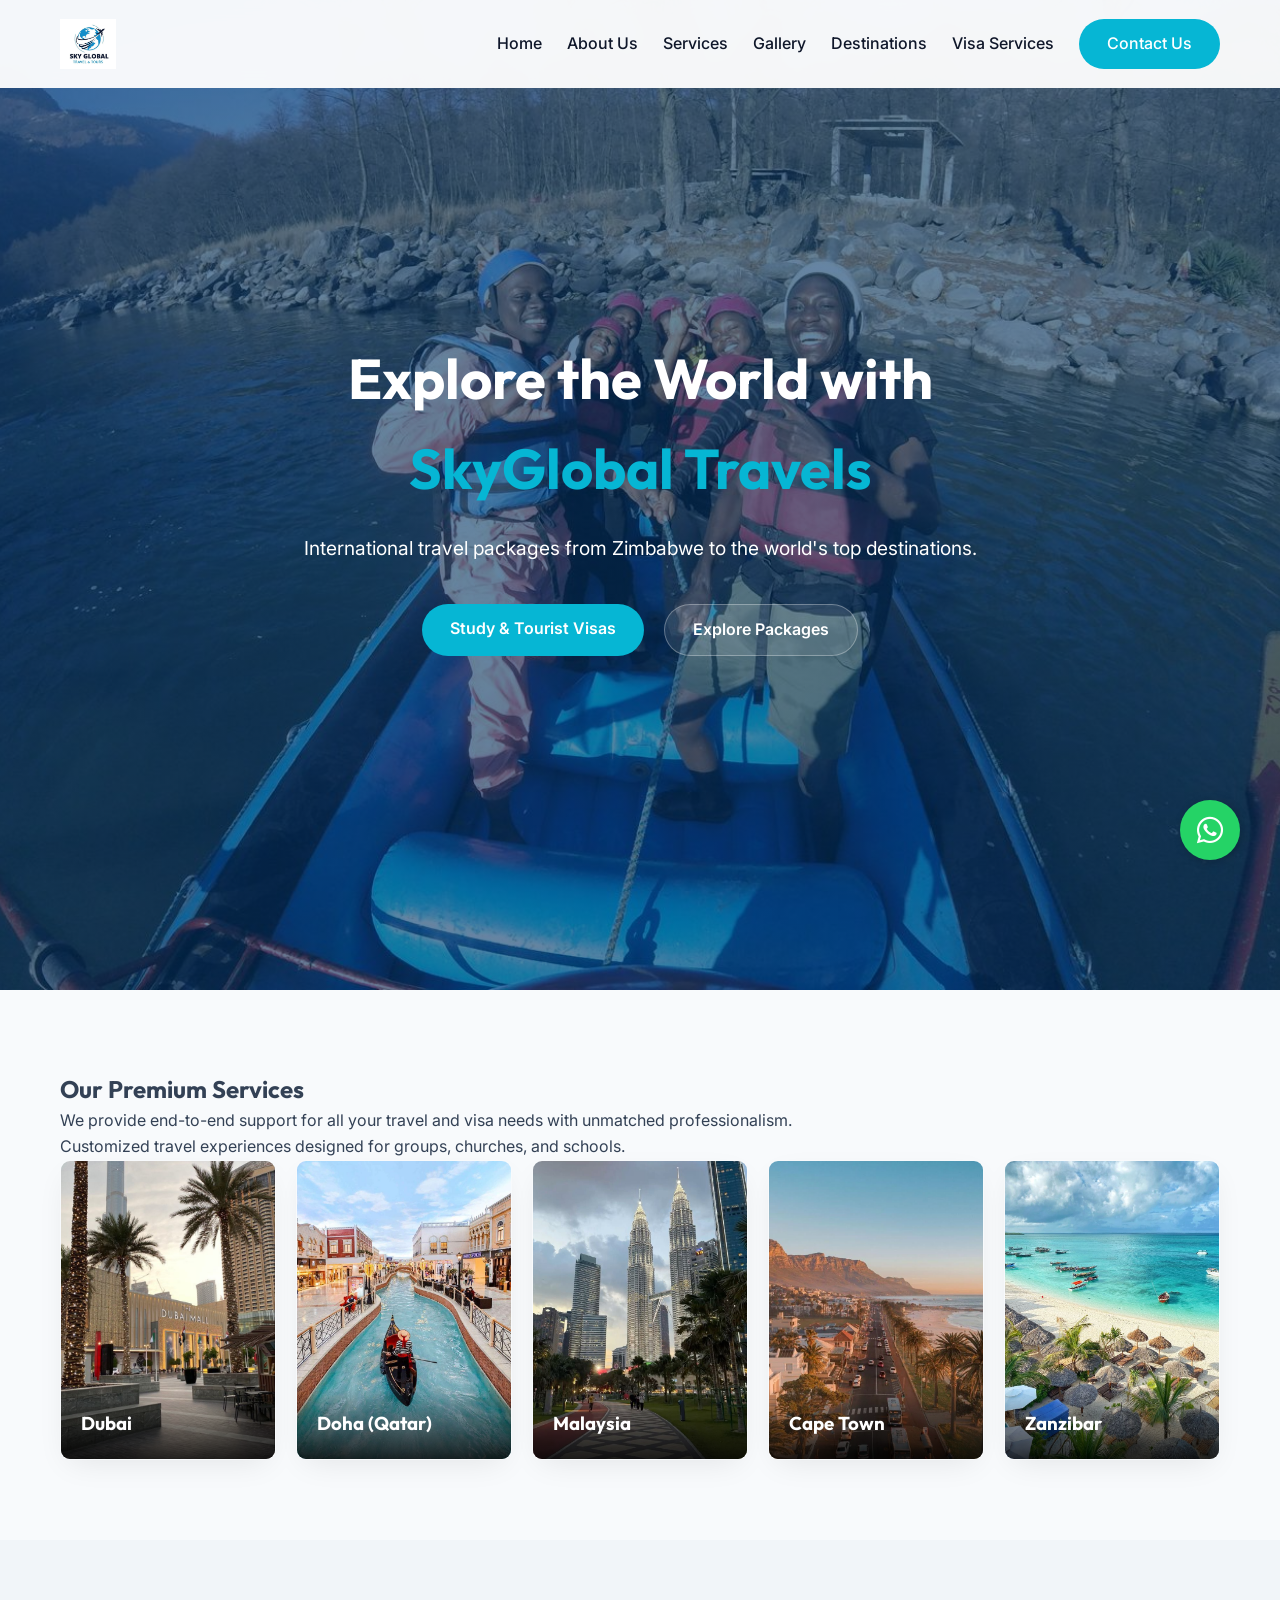
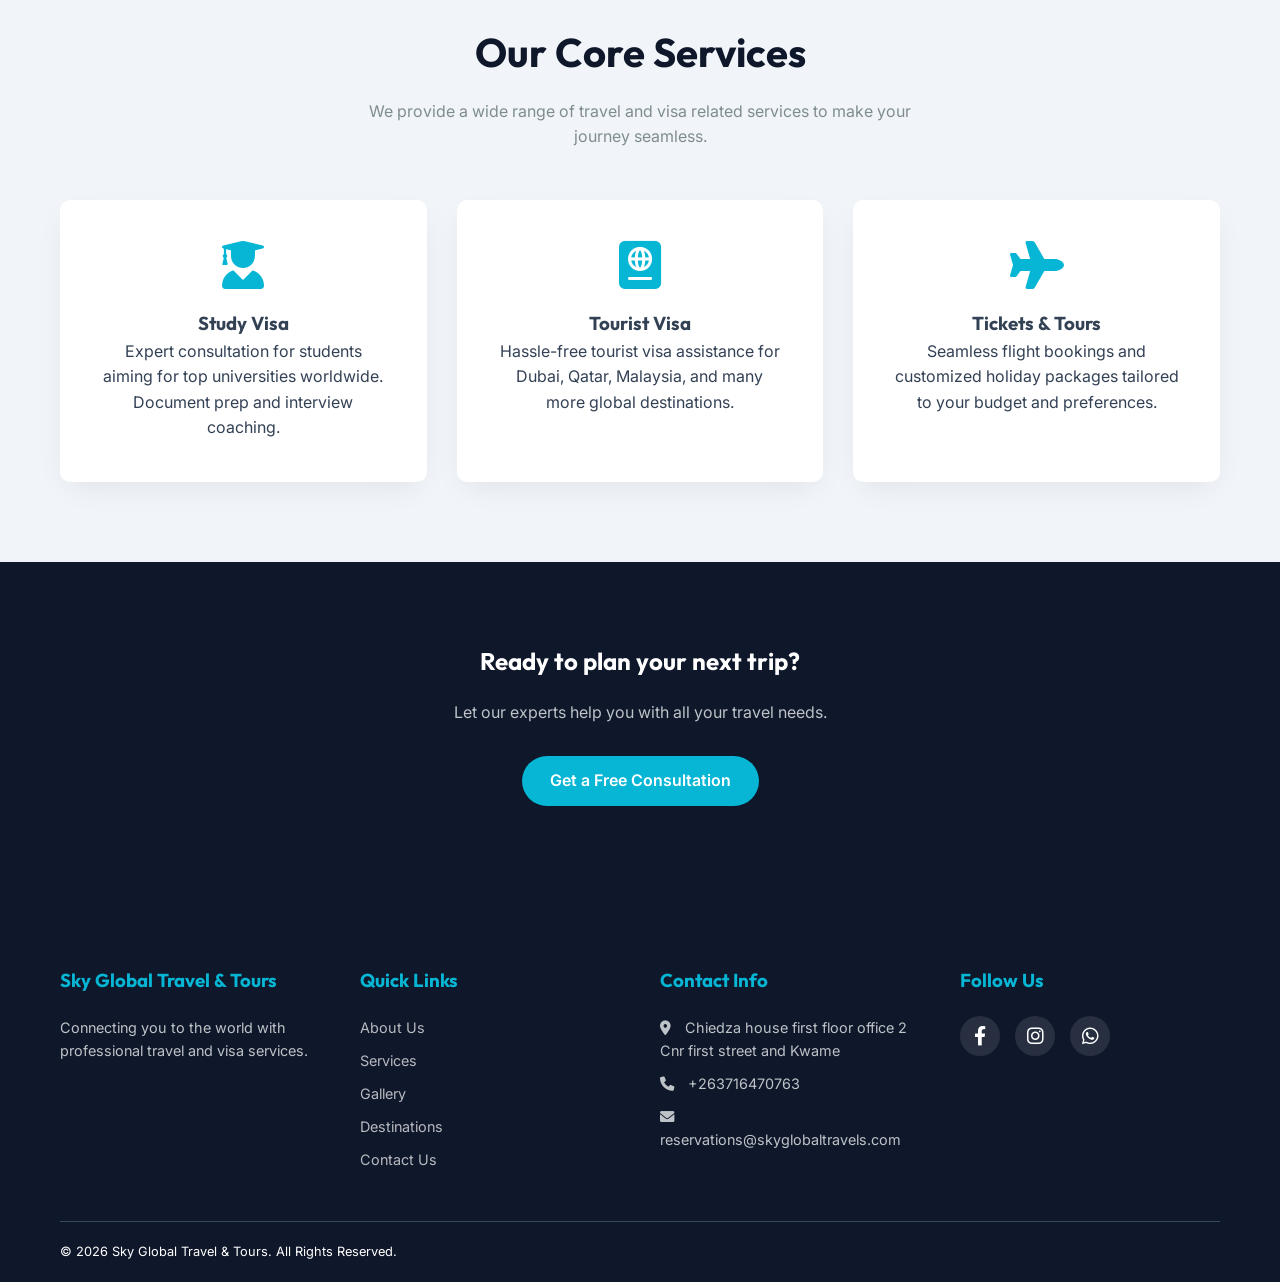
<file: index.html>
<!DOCTYPE html>
<html lang="en">

<head>
    <meta charset="UTF-8">
    <meta name="viewport" content="width=device-width, initial-scale=1.0">
    <title>Sky Global Travel & Tours - Your Trusted Travel Partner</title>
    <link rel="stylesheet" href="style/main.css">
    <link rel="stylesheet" href="https://cdnjs.cloudflare.com/ajax/libs/font-awesome/6.0.0/css/all.min.css">
    <link
        href="https://fonts.googleapis.com/css2?family=Inter:wght@400;500;600&family=Outfit:wght@600;700;800&display=swap"
        rel="stylesheet">
    <style>
        .hero {
            height: 110vh;
            background: linear-gradient(rgba(0, 51, 102, 0.6), rgba(0, 51, 102, 0.6)), url('images/hero-p.jpeg');
            background-size: cover;
            background-position: center;
            display: flex;
            align-items: center;
            justify-content: center;
            text-align: center;
            color: white;
            padding: 0 20px;
        }

        .hero-content h1 {
            font-size: 3.5rem;
            margin-bottom: 20px;
            font-weight: 700;
        }

        .hero-content p {
            font-size: 1.2rem;
            max-width: 800px;
            margin: 0 auto 30px;
        }

        .destination-grid {
            display: grid;
            grid-template-columns: repeat(auto-fit, minmax(200px, 1fr));
            gap: 20px;
        }

        .dest-card {
            position: relative;
            border-radius: 10px;
            overflow: hidden;
            height: 300px;
            box-shadow: var(--shadow);
        }

        .dest-card img {
            width: 100%;
            height: 100%;
            object-fit: cover;
            transition: var(--transition);
        }

        .dest-card:hover img {
            transform: scale(1.1);
        }

        .dest-info {
            position: absolute;
            bottom: 0;
            left: 0;
            right: 0;
            background: linear-gradient(transparent, rgba(0, 0, 0, 0.8));
            padding: 20px;
            color: white;
        }

        .services-grid {
            display: grid;
            grid-template-columns: repeat(auto-fit, minmax(280px, 1fr));
            gap: 30px;
        }

        .service-card {
            background: white;
            padding: 40px;
            border-radius: 10px;
            text-align: center;
            box-shadow: var(--shadow);
            transition: var(--transition);
        }

        .service-card:hover {
            transform: translateY(-10px);
        }

        .service-card i {
            font-size: 3rem;
            color: var(--secondary-color);
            margin-bottom: 20px;
        }
    </style>
</head>

<body>

    <header>
        <div class="container nav-container">
            <div class="logo">
                <a href="index.html"><img src="images/logo/logo.jpeg" alt="Sky Global Logo"></a>
            </div>
            <nav>
                <ul class="nav-links">
                    <li><a href="index.html">Home</a></li>
                    <li><a href="about.html">About Us</a></li>
                    <li><a href="services.html">Services</a></li>
                    <li><a href="gallery.html">Gallery</a></li>
                    <li><a href="destinations.html">Destinations</a></li>
                    <li><a href="visa-services.html">Visa Services</a></li>
                    <li><a href="contact.html" class="btn-primary">Contact Us</a></li>
                </ul>
                <div class="mobile-menu-btn" style="display: none;">
                    <i class="fas fa-bars"></i>
                </div>
            </nav>
        </div>
    </header>

    <section class="hero">
        <div class="hero-content reveal">
            <h1>Explore the World with <br><span style="color: var(--secondary-color);">SkyGlobal Travels</span></h1>
            <p>International travel packages from Zimbabwe to the world's top destinations.</p>
            <div style="display: flex; gap: 20px; justify-content: center; margin-top: 40px;">
                <a href="visa-services.html" class="btn-primary">Study & Tourist Visas</a>
                <a href="destinations.html" class="btn-primary"
                    style="background: rgba(255,255,255,0.1); backdrop-filter: blur(5px); border: 1px solid rgba(255,255,255,0.3);">Explore
                    Packages</a>
            </div>
        </div>
    </section>

    <section class="section">
        <div class="container">
            <div class="section-header reveal">
                <h2>Our Premium Services</h2>
                <div class="header-line"></div>
                <p>We provide end-to-end support for all your travel and visa needs with unmatched professionalism.
                    <br> Customized travel experiences designed for groups, churches, and schools.
                </p>
            </div>
            <div class="destination-grid reveal">
                <div class="dest-card">
                    <img src="images/dubai.jpeg" alt="Dubai">
                    <div class="dest-info">
                        <h3>Dubai</h3>
                    </div>
                </div>
                <div class="dest-card">
                    <img src="images/doha.jpeg" alt="Doha">
                    <div class="dest-info">
                        <h3>Doha (Qatar)</h3>
                    </div>
                </div>
                <div class="dest-card">
                    <img src="images/malesiya.jpeg" alt="Malaysia">
                    <div class="dest-info">
                        <h3>Malaysia</h3>
                    </div>
                </div>
                <div class="dest-card">
                    <img src="images/captown.jpeg" alt="Cape Town">
                    <div class="dest-info">
                        <h3>Cape Town</h3>
                    </div>
                </div>
                <div class="dest-card">
                    <img src="images/zaniba.jpeg" alt="Zanzibar">
                    <div class="dest-info">
                        <h3>Zanzibar</h3>
                    </div>
                </div>
            </div>
        </div>
    </section>

    <section class="section" style="background: var(--light-bg);">
        <div class="container">
            <div class="section-title">
                <h2>Our Core Services</h2>
                <p>We provide a wide range of travel and visa related services to make your journey seamless.</p>
            </div>
            <div class="services-grid">
                <div class="service-card">
                    <i class="fas fa-user-graduate"></i>
                    <h3>Study Visa</h3>
                    <p>Expert consultation for students aiming for top universities worldwide. Document prep and
                        interview coaching.</p>
                </div>
                <div class="service-card">
                    <i class="fas fa-passport"></i>
                    <h3>Tourist Visa</h3>
                    <p>Hassle-free tourist visa assistance for Dubai, Qatar, Malaysia, and many more global
                        destinations.</p>
                </div>
                <div class="service-card">
                    <i class="fas fa-plane"></i>
                    <h3>Tickets & Tours</h3>
                    <p>Seamless flight bookings and customized holiday packages tailored to your budget and preferences.
                    </p>
                </div>
            </div>
        </div>
    </section>

    <section class="section" style="background: var(--primary-color); color: white; text-align: center;">
        <div class="container">
            <h2>Ready to plan your next trip?</h2>
            <p style="margin: 20px 0 30px; color: #BDC3C7;">Let our experts help you with all your travel needs.</p>
            <a href="contact.html" class="btn-primary" style="background: var(--secondary-color);">Get a Free
                Consultation</a>
        </div>
    </section>

    <footer>
        <div class="container">
            <div class="footer-grid">
                <div class="footer-section">
                    <h3>Sky Global Travel & Tours</h3>
                    <p>Connecting you to the world with professional travel and visa services.</p>
                </div>
                <div class="footer-section">
                    <h3>Quick Links</h3>
                    <ul>
                        <li><a href="about.html">About Us</a></li>
                        <li><a href="services.html">Services</a></li>
                        <li><a href="gallery.html">Gallery</a></li>
                        <li><a href="destinations.html">Destinations</a></li>
                        <li><a href="contact.html">Contact Us</a></li>
                    </ul>
                </div>
                <div class="footer-section">
                    <h3>Contact Info</h3>
                    <p><i class="fas fa-map-marker-alt" style="margin-right: 10px;"></i> Chiedza house first floor office 2 Cnr first street and Kwame</p>
                    <p><i class="fas fa-phone" style="margin-right: 10px;"></i> +263716470763</p>
                    <p><i class="fas fa-envelope" style="margin-right: 10px;"></i> reservations@skyglobaltravels.com</p>
                </div>
                <div class="footer-section">
                    <h3>Follow Us</h3>
                    <div class="social-links">
                        <a href="#" class="social-icon" target="_blank"><i class="fab fa-facebook-f"></i></a>
                        <a href="https://www.instagram.com/skyglobal.travel?igsh=MWVpN3Jyamxycmc2dw%3D%3D&utm_source=qr"
                            class="social-icon" target="_blank"><i class="fab fa-instagram"></i></a>
                        <a href="https://wa.me/263716470763" class="social-icon" target="_blank"><i
                                class="fab fa-whatsapp"></i></a>
                    </div>
                </div>
            </div>
            <div class="footer-bottom">
                <p>&copy; 2026 Sky Global Travel & Tours. All Rights Reserved.</p>
            </div>
        </div>
    </footer>

    <a href="https://wa.me/263716470763" class="whatsapp-float" target="_blank">
        <i class="fab fa-whatsapp"></i>
    </a>
    <script src="js/main.js"></script>
</body>

</html>
</file>
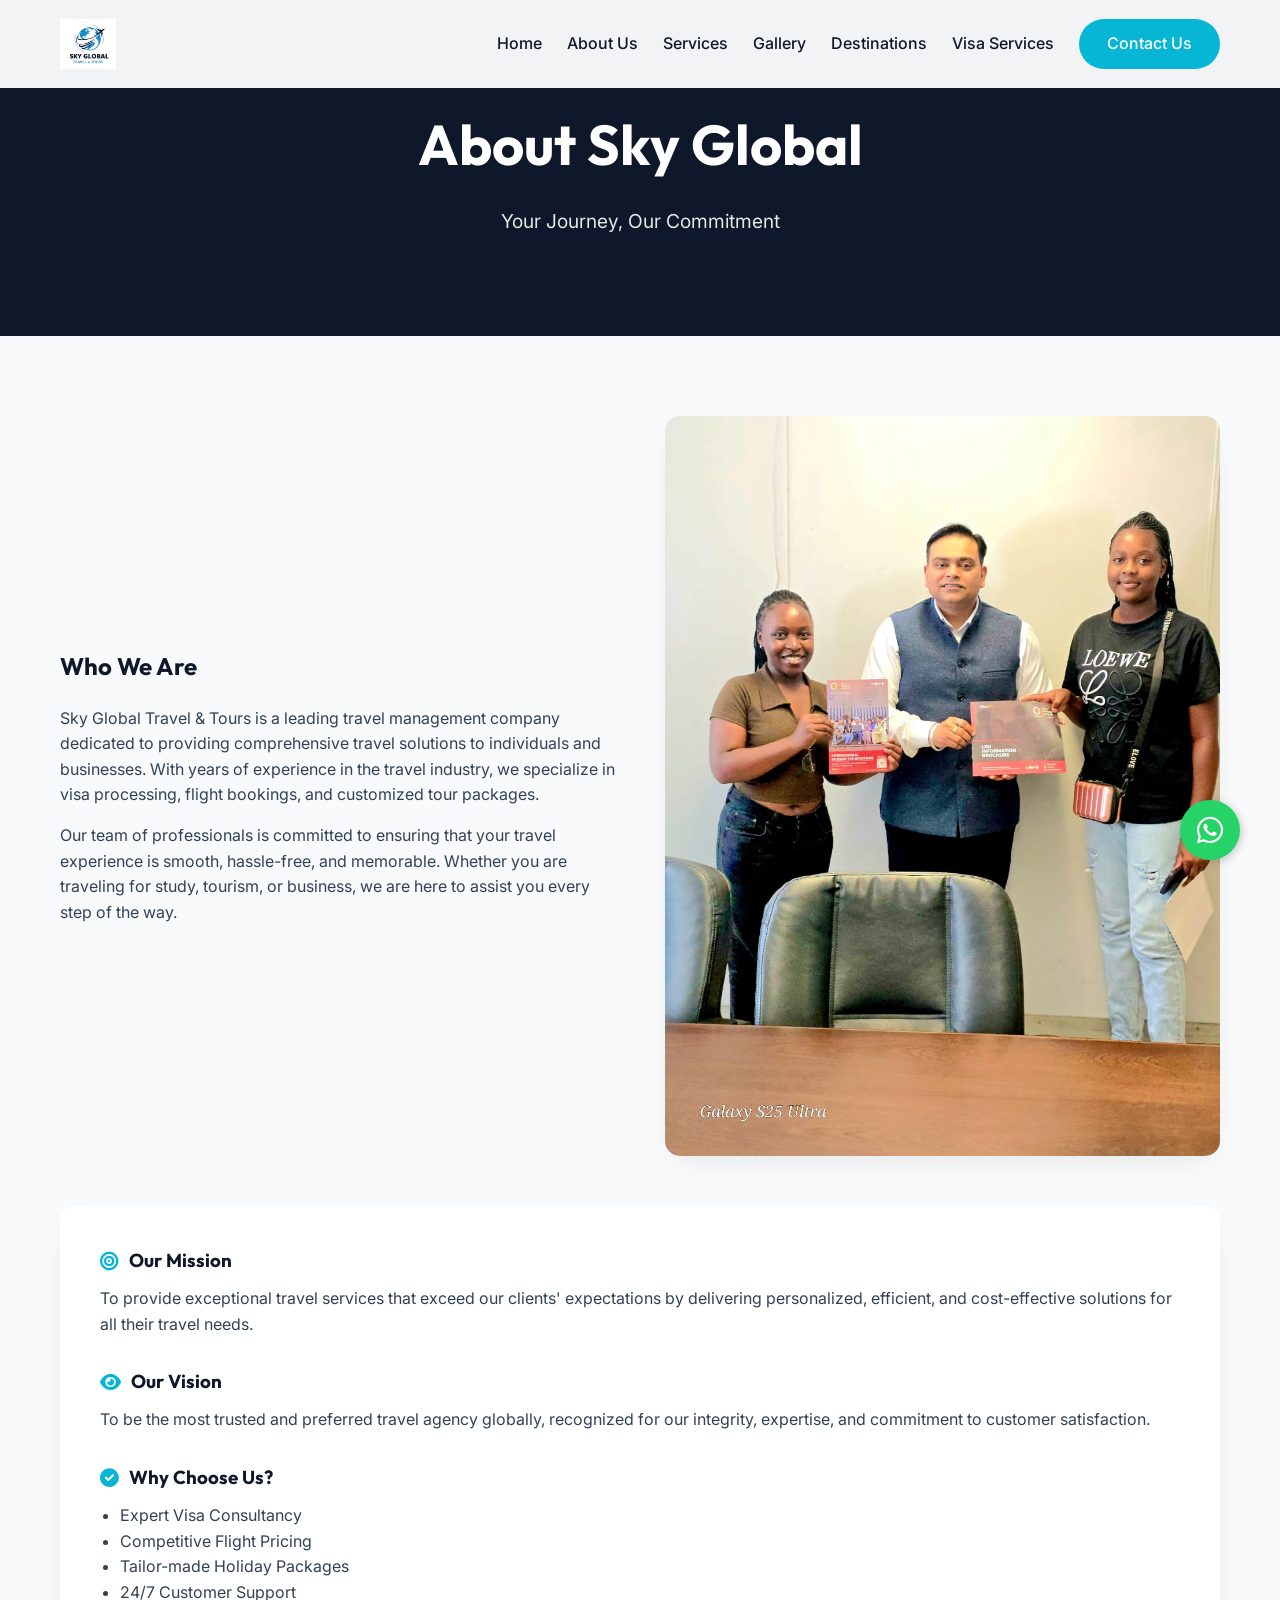
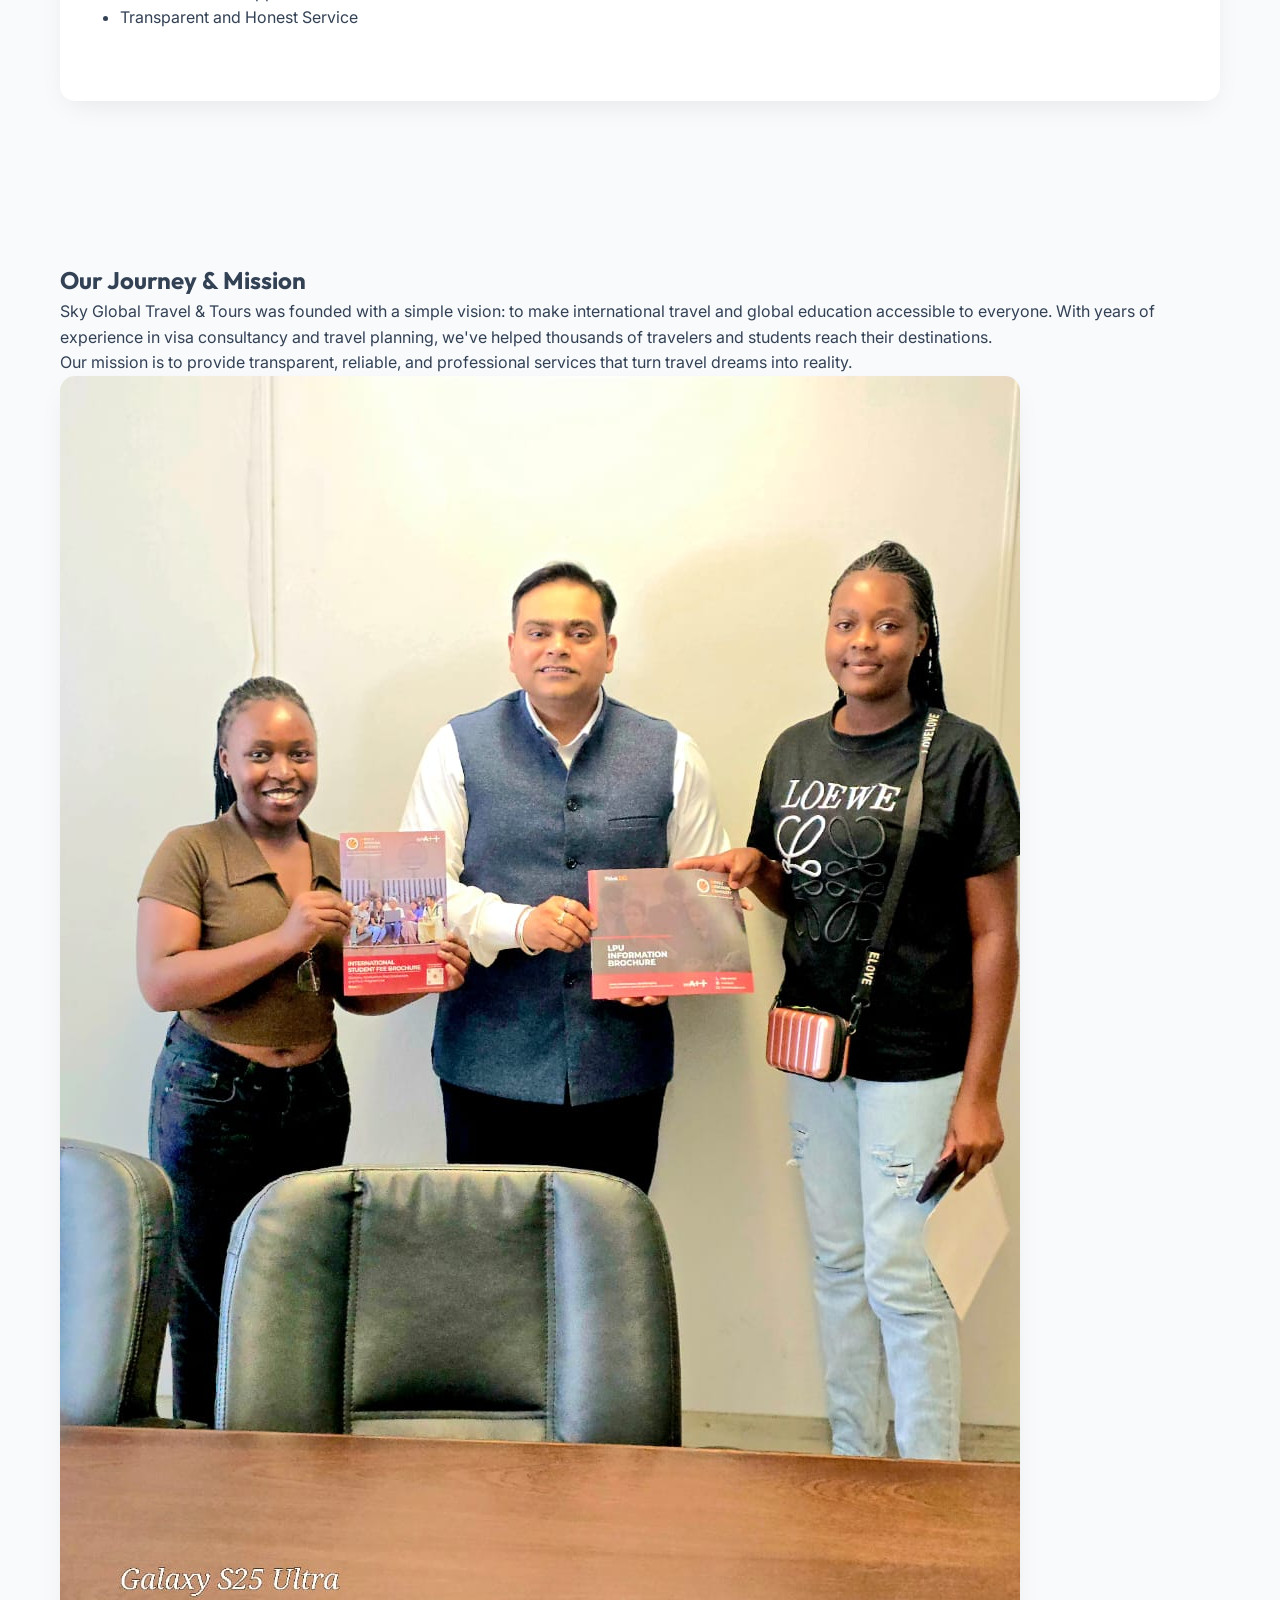
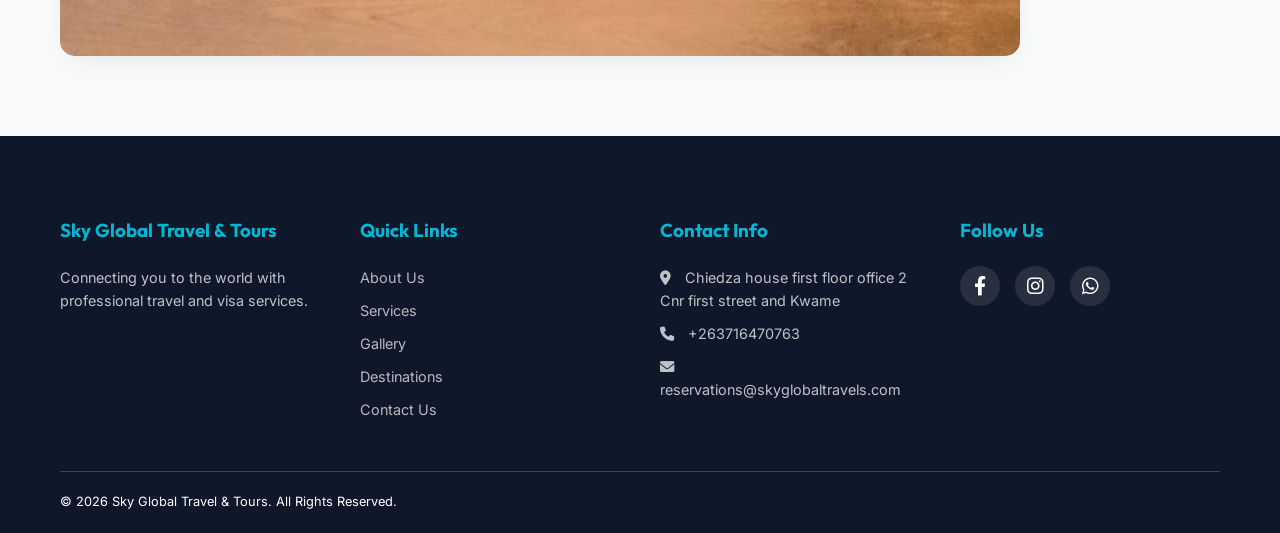
<file: about.html>
<!DOCTYPE html>
<html lang="en">

<head>
    <meta charset="UTF-8">
    <meta name="viewport" content="width=device-width, initial-scale=1.0">
    <title>About Us - Sky Global Travel & Tours</title>
    <link rel="stylesheet" href="style/main.css">
    <link rel="stylesheet" href="https://cdnjs.cloudflare.com/ajax/libs/font-awesome/6.0.0/css/all.min.css">
    <link
        href="https://fonts.googleapis.com/css2?family=Inter:wght@400;500;600&family=Outfit:wght@600;700;800&display=swap"
        rel="stylesheet">
    <style>
        .page-header {
            background: var(--primary-color);
            padding: 100px 0;
            text-align: center;
            color: white;
        }

        .about-content {
            display: grid;
            grid-template-columns: 1fr 1fr;
            gap: 50px;
            align-items: center;
        }

        .about-image img {
            border-radius: 15px;
            box-shadow: var(--shadow);
        }

        .mission-vision {
            background: white;
            padding: 40px;
            border-radius: 15px;
            box-shadow: var(--shadow);
            margin-top: 50px;
        }

        .mv-item {
            margin-bottom: 30px;
        }

        .mv-item h3 {
            color: var(--primary-color);
            margin-bottom: 10px;
            display: flex;
            align-items: center;
            gap: 10px;
        }

        .mv-item i {
            color: var(--secondary-color);
        }
    </style>
</head>

<body>

    <header>
        <div class="container nav-container">
            <div class="logo">
                <a href="index.html"><img src="images/logo/logo.jpeg" alt="Sky Global Logo"></a>
            </div>
            <nav>
                <ul class="nav-links">
                    <li><a href="index.html">Home</a></li>
                    <li><a href="about.html">About Us</a></li>
                    <li><a href="services.html">Services</a></li>
                    <li><a href="gallery.html">Gallery</a></li>
                    <li><a href="destinations.html">Destinations</a></li>
                    <li><a href="visa-services.html">Visa Services</a></li>
                    <li><a href="contact.html" class="btn-primary">Contact Us</a></li>
                </ul>
                <div class="mobile-menu-btn" style="display: none;">
                    <i class="fas fa-bars"></i>
                </div>
            </nav>
        </div>
    </header>

    <section class="page-header">
        <div class="container reveal">
            <h1>About Sky Global</h1>
            <p>Your Journey, Our Commitment</p>
        </div>
    </section>

    <section class="section">
        <div class="container">
            <div class="about-content">
                <div class="about-text">
                    <h2 style="color: var(--primary-color); margin-bottom: 20px;">Who We Are</h2>
                    <p>Sky Global Travel & Tours is a leading travel management company dedicated to providing
                        comprehensive travel solutions to individuals and businesses. With years of experience in the
                        travel industry, we specialize in visa processing, flight bookings, and customized tour
                        packages.</p>
                    <p style="margin-top: 15px;">Our team of professionals is committed to ensuring that your travel
                        experience is smooth, hassle-free, and memorable. Whether you are traveling for study, tourism,
                        or business, we are here to assist you every step of the way.</p>
                </div>
                <div class="about-image">
                    <img src="images/IMG_5559.JPG" alt="Our Team / Office">
                </div>
            </div>

            <div class="mission-vision">
                <div class="mv-item">
                    <h3><i class="fas fa-bullseye"></i> Our Mission</h3>
                    <p>To provide exceptional travel services that exceed our clients' expectations by delivering
                        personalized, efficient, and cost-effective solutions for all their travel needs.</p>
                </div>
                <div class="mv-item">
                    <h3><i class="fas fa-eye"></i> Our Vision</h3>
                    <p>To be the most trusted and preferred travel agency globally, recognized for our integrity,
                        expertise, and commitment to customer satisfaction.</p>
                </div>
                <div class="mv-item">
                    <h3><i class="fas fa-check-circle"></i> Why Choose Us?</h3>
                    <ul style="padding-left: 20px; list-style-type: disc;">
                        <li>Expert Visa Consultancy</li>
                        <li>Competitive Flight Pricing</li>
                        <li>Tailor-made Holiday Packages</li>
                        <li>24/7 Customer Support</li>
                        <li>Transparent and Honest Service</li>
                    </ul>
                </div>
            </div>
        </div>
    </section>

    <section class="section">
        <div class="container">
            <div class="about-grid">
                <div class="about-text reveal">
                    <h2>Our Journey & Mission</h2>
                    <p>Sky Global Travel & Tours was founded with a simple vision: to make international travel and
                        global education accessible to everyone. With years of experience in visa consultancy and travel
                        planning, we've helped thousands of travelers and students reach their destinations.</p>
                    <p>Our mission is to provide transparent, reliable, and professional services that turn travel
                        dreams into reality.</p>
                </div>
                <div class="about-image reveal">
                    <!-- Placeholder for an image or other content -->
                    <img src="images/IMG_5559.JPG" alt="Our Journey"
                        style="border-radius: 15px; box-shadow: var(--shadow);">
                </div>
            </div>
        </div>
    </section>

    <footer>
        <div class="container">
            <div class="footer-grid">
                <div class="footer-section">
                    <h3>Sky Global Travel & Tours</h3>
                    <p>Connecting you to the world with professional travel and visa services.</p>
                </div>
                <div class="footer-section">
                    <h3>Quick Links</h3>
                    <ul>
                        <li><a href="about.html">About Us</a></li>
                        <li><a href="services.html">Services</a></li>
                        <li><a href="gallery.html">Gallery</a></li>
                        <li><a href="destinations.html">Destinations</a></li>
                        <li><a href="contact.html">Contact Us</a></li>
                    </ul>
                </div>
                <div class="footer-section">
                    <h3>Contact Info</h3>
                    <p><i class="fas fa-map-marker-alt" style="margin-right: 10px;"></i> Chiedza house first floor office 2 Cnr first street and Kwame</p>
                    <p><i class="fas fa-phone" style="margin-right: 10px;"></i> +263716470763</p>
                    <p><i class="fas fa-envelope" style="margin-right: 10px;"></i> reservations@skyglobaltravels.com</p>
                </div>
                <div class="footer-section">
                    <h3>Follow Us</h3>
                    <div class="social-links">
                        <a href="#" class="social-icon" target="_blank"><i class="fab fa-facebook-f"></i></a>
                        <a href="https://www.instagram.com/skyglobal.travel?igsh=MWVpN3Jyamxycmc2dw%3D%3D&utm_source=qr" class="social-icon" target="_blank"><i class="fab fa-instagram"></i></a>
                        <a href="https://wa.me/263716470763" class="social-icon" target="_blank"><i class="fab fa-whatsapp"></i></a>
                    </div>
                </div>
            </div>
            <div class="footer-bottom">
                <p>&copy; 2026 Sky Global Travel & Tours. All Rights Reserved.</p>
            </div>
        </div>
    </footer>

    <a href="https://wa.me/263716470763" class="whatsapp-float" target="_blank">
        <i class="fab fa-whatsapp"></i>
    </a>
    <script src="js/main.js"></script>
</body>

</html>
</file>
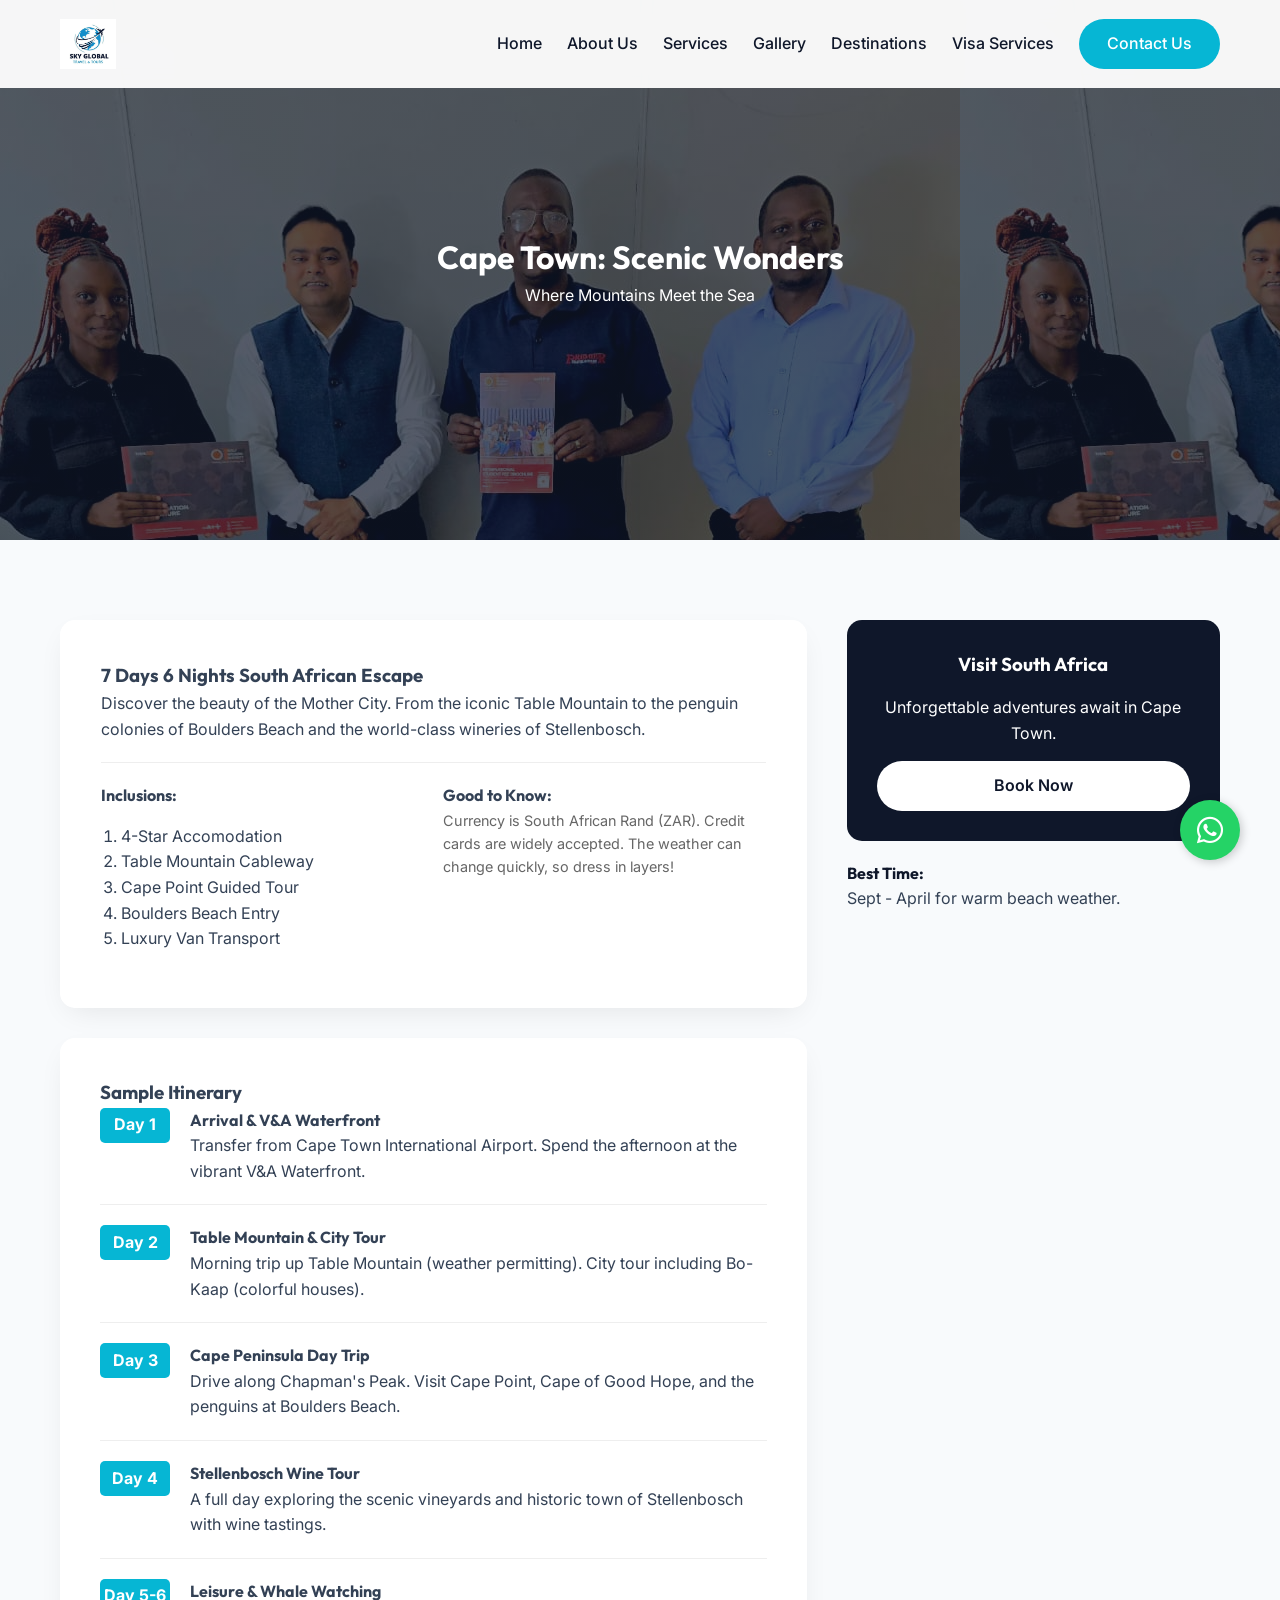
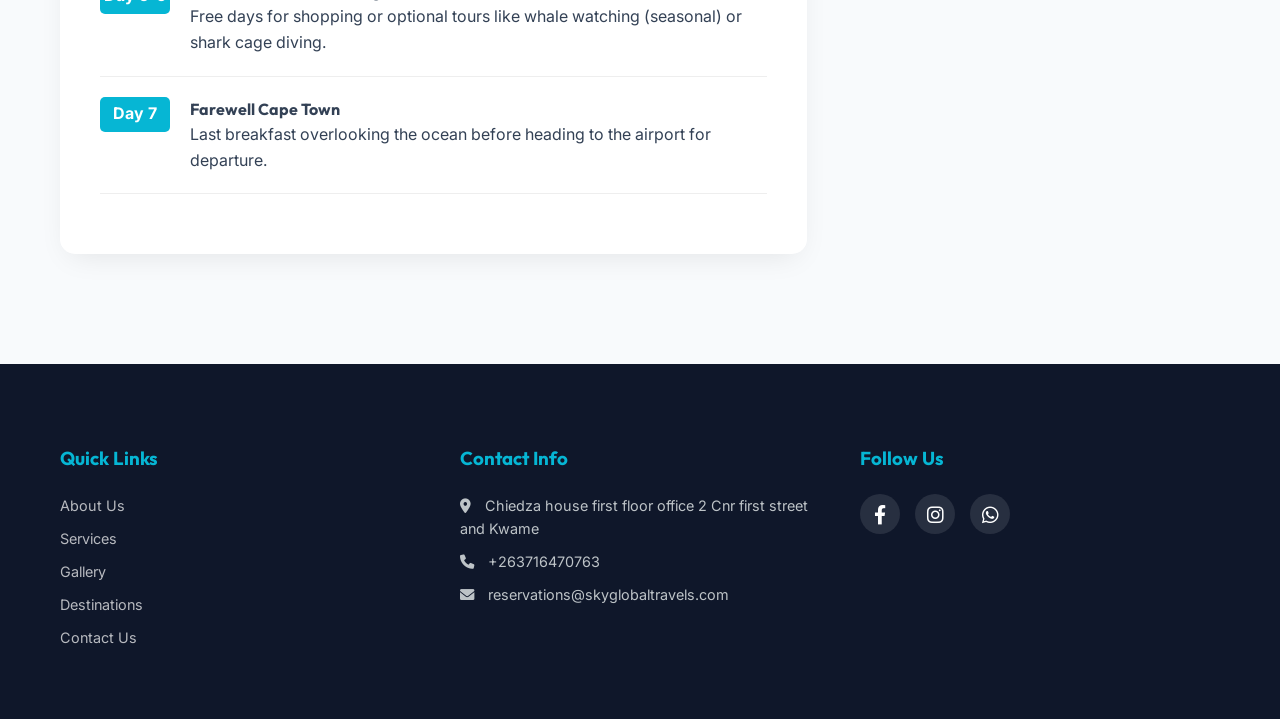
<file: cape-town.html>
<!DOCTYPE html>
<html lang="en">

<head>
    <meta charset="UTF-8">
    <meta name="viewport" content="width=device-width, initial-scale=1.0">
    <title>Cape Town Travel Packages - Sky Global Travel & Tours</title>
    <link rel="stylesheet" href="style/main.css">
    <link rel="stylesheet" href="https://cdnjs.cloudflare.com/ajax/libs/font-awesome/6.0.0/css/all.min.css">
    <link
        href="https://fonts.googleapis.com/css2?family=Inter:wght@400;500;600&family=Outfit:wght@600;700;800&display=swap"
        rel="stylesheet">
    <link rel="stylesheet" href="style/main.css">
    <style>
        .hero-mini {
            height: 75vh;
            background: linear-gradient(rgba(0, 0, 0, 0.5), rgba(0, 0, 0, 0.5)), url('images/IMG_5556.JPG');
            background-size: cover;
            background-position: center;
            display: flex;
            align-items: center;
            justify-content: center;
            color: white;
            text-align: center;
        }

        .package-container {
            display: grid;
            grid-template-columns: 2fr 1fr;
            gap: 40px;
        }

        .package-card {
            background: white;
            padding: 40px;
            border-radius: 15px;
            box-shadow: var(--shadow);
            margin-bottom: 30px;
        }

        .itinerary-step {
            display: flex;
            gap: 20px;
            margin-bottom: 20px;
            padding-bottom: 20px;
            border-bottom: 1px solid #eee;
        }

        .day-num {
            background: var(--secondary-color);
            color: white;
            width: 70px;
            height: 35px;
            display: flex;
            align-items: center;
            justify-content: center;
            border-radius: 5px;
            font-weight: bold;
            flex-shrink: 0;
        }

        @media (max-width: 768px) {
            .package-container {
                grid-template-columns: 1fr;
            }
        }
    </style>
</head>

<body>
    <header>
        <div class="container nav-container">
            <div class="logo">
                <a href="index.html"><img src="images/logo/logo.jpeg" alt="Sky Global Logo"></a>
            </div>
            <nav>
                <ul class="nav-links">
                    <li><a href="index.html">Home</a></li>
                    <li><a href="about.html">About Us</a></li>
                    <li><a href="services.html">Services</a></li>
                    <li><a href="gallery.html">Gallery</a></li>
                    <li><a href="destinations.html">Destinations</a></li>
                    <li><a href="visa-services.html">Visa Services</a></li>
                    <li><a href="contact.html" class="btn-primary">Contact Us</a></li>
                </ul>
                <div class="mobile-menu-btn" style="display: none;">
                    <i class="fas fa-bars"></i>
                </div>
            </nav>
        </div>
    </header>

    <div class="hero-mini"
        style="background: linear-gradient(rgba(15, 23, 42, 0.7), rgba(15, 23, 42, 0.7)), url('images/IMG_5556.JPG'); height: 60vh;">
        <div class="container reveal">
            <h1>Cape Town: Scenic Wonders</h1>
            <p>Where Mountains Meet the Sea</p>
        </div>
    </div>

    <section class="section">
        <div class="container package-container reveal">
            <div class="package-details reveal">
                <div class="package-card glass">
                    <h3>7 Days 6 Nights South African Escape</h3>
                    <p>Discover the beauty of the Mother City. From the iconic Table Mountain to the penguin colonies of
                        Boulders Beach and the world-class wineries of Stellenbosch.</p>
                    <hr style="margin: 20px 0; border: 0; border-top: 1px solid #eee;">
                    <div style="display: grid; grid-template-columns: 1fr 1fr; gap: 20px;">
                        <div>
                            <h4>Inclusions:</h4>
                            <ul style="margin: 15px 0; padding-left: 20px; list-style: check;">
                                <li>4-Star Accomodation</li>
                                <li>Table Mountain Cableway</li>
                                <li>Cape Point Guided Tour</li>
                                <li>Boulders Beach Entry</li>
                                <li>Luxury Van Transport</li>
                            </ul>
                        </div>
                        <div>
                            <h4>Good to Know:</h4>
                            <p style="font-size: 0.9rem; color: #666;">Currency is South African Rand (ZAR). Credit
                                cards are widely accepted. The weather can change quickly, so dress in layers!</p>
                        </div>
                    </div>
                </div>

                <div class="package-card">
                    <h3>Sample Itinerary</h3>
                    <div class="itinerary">
                        <div class="itinerary-step">
                            <div class="day-num">Day 1</div>
                            <div class="step-desc">
                                <h4>Arrival & V&A Waterfront</h4>
                                <p>Transfer from Cape Town International Airport. Spend the afternoon at the vibrant V&A
                                    Waterfront.</p>
                            </div>
                        </div>
                        <div class="itinerary-step">
                            <div class="day-num">Day 2</div>
                            <div class="step-desc">
                                <h4>Table Mountain & City Tour</h4>
                                <p>Morning trip up Table Mountain (weather permitting). City tour including Bo-Kaap
                                    (colorful houses).</p>
                            </div>
                        </div>
                        <div class="itinerary-step">
                            <div class="day-num">Day 3</div>
                            <div class="step-desc">
                                <h4>Cape Peninsula Day Trip</h4>
                                <p>Drive along Chapman's Peak. Visit Cape Point, Cape of Good Hope, and the penguins at
                                    Boulders Beach.</p>
                            </div>
                        </div>
                        <div class="itinerary-step">
                            <div class="day-num">Day 4</div>
                            <div class="step-desc">
                                <h4>Stellenbosch Wine Tour</h4>
                                <p>A full day exploring the scenic vineyards and historic town of Stellenbosch with wine
                                    tastings.</p>
                            </div>
                        </div>
                        <div class="itinerary-step">
                            <div class="day-num">Day 5-6</div>
                            <div class="step-desc">
                                <h4>Leisure & Whale Watching</h4>
                                <p>Free days for shopping or optional tours like whale watching (seasonal) or shark cage
                                    diving.</p>
                            </div>
                        </div>
                        <div class="itinerary-step">
                            <div class="day-num">Day 7</div>
                            <div class="step-desc">
                                <h4>Farewell Cape Town</h4>
                                <p>Last breakfast overlooking the ocean before heading to the airport for departure.</p>
                            </div>
                        </div>
                    </div>
                </div>
            </div>

            <div class="booking-sidebar">
                <div class="sidebar-box"
                    style="background: var(--primary-color); color: white; padding: 30px; border-radius: 15px; text-align: center;">
                    <h3>Visit South Africa</h3>
                    <p style="margin: 15px 0;">Unforgettable adventures await in Cape Town.</p>
                    <a href="contact.html" class="btn-primary"
                        style="background: white; color: var(--primary-color) !important; width: 100%; display: block;">Book
                        Now</a>
                </div>
                <div style="margin-top: 20px;">
                    <h4 style="color: var(--primary-color);">Best Time:</h4>
                    <p>Sept - April for warm beach weather.</p>
                </div>
            </div>
        </div>
    </section>

    <footer>
        <div class="container">
            <div class="footer-grid">
                <div class="footer-section">
                    <h3>Quick Links</h3>
                    <ul>
                        <li><a href="about.html">About Us</a></li>
                        <li><a href="services.html">Services</a></li>
                        <li><a href="gallery.html">Gallery</a></li>
                        <li><a href="destinations.html">Destinations</a></li>
                        <li><a href="contact.html">Contact Us</a></li>
                    </ul>
                </div>
                <div class="footer-section">
                    <h3>Contact Info</h3>
                    <p><i class="fas fa-map-marker-alt" style="margin-right: 10px;"></i> Chiedza house first floor office 2 Cnr first street and Kwame</p>
                    <p><i class="fas fa-phone" style="margin-right: 10px;"></i> +263716470763</p>
                    <p><i class="fas fa-envelope" style="margin-right: 10px;"></i> reservations@skyglobaltravels.com</p>
                </div>
                <div class="footer-section">
                    <h3>Follow Us</h3>
                    <div class="social-links">
                        <a href="#" class="social-icon" target="_blank"><i class="fab fa-facebook-f"></i></a>
                        <a href="https://www.instagram.com/skyglobal.travel?igsh=MWVpN3Jyamxycmc2dw%3D%3D&utm_source=qr" class="social-icon" target="_blank"><i class="fab fa-instagram"></i></a>
                        <a href="https://wa.me/263716470763" class="social-icon" target="_blank"><i class="fab fa-whatsapp"></i></a>
                    </div>
                </div>
            </div>
        </div>
    </footer>
    <a href="https://wa.me/263716470763" class="whatsapp-float" target="_blank">
        <i class="fab fa-whatsapp"></i>
    </a>
    <script src="js/main.js"></script>
</body>

</html>
</file>
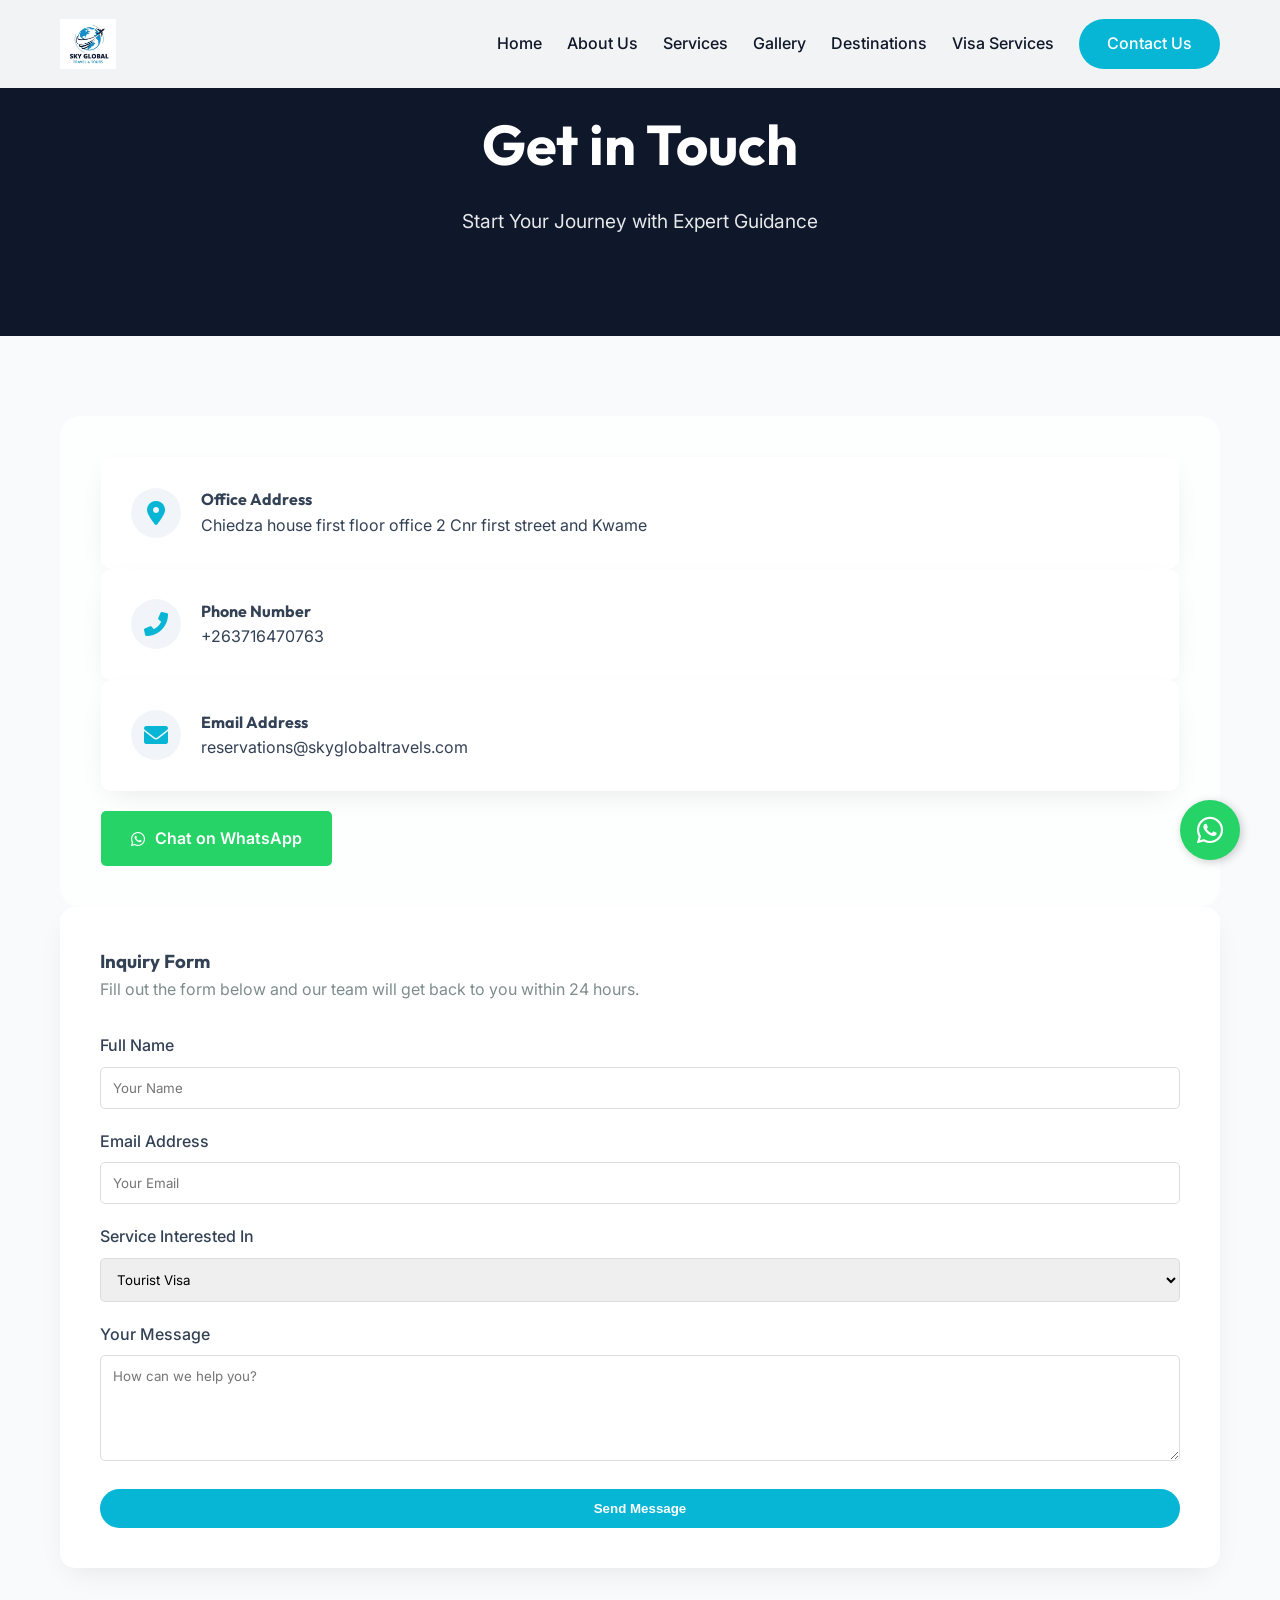
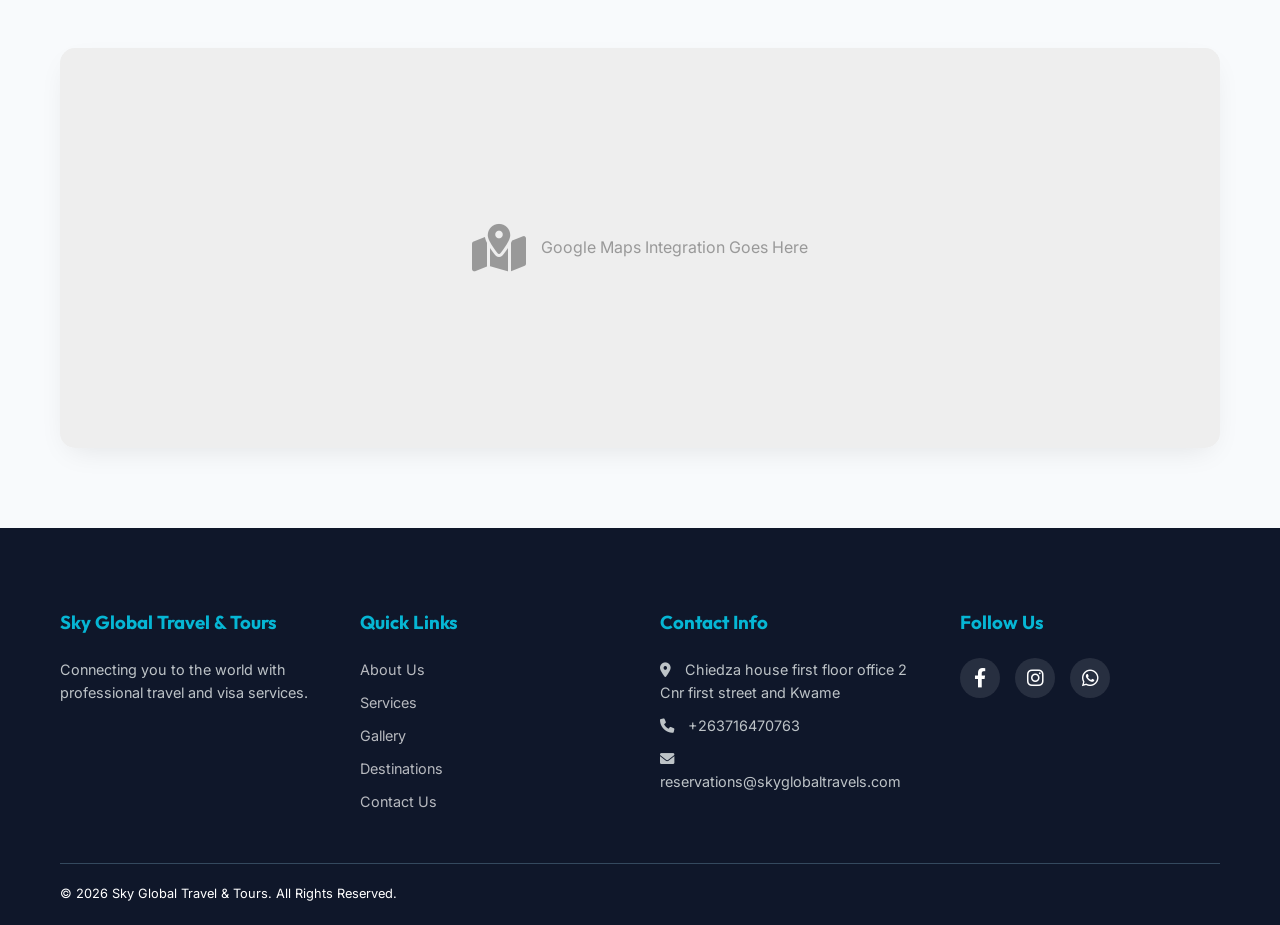
<file: contact.html>
<!DOCTYPE html>
<html lang="en">

<head>
    <meta charset="UTF-8">
    <meta name="viewport" content="width=device-width, initial-scale=1.0">
    <title>Contact Us - Sky Global Travel & Tours</title>
    <link rel="stylesheet" href="style/main.css">
    <link rel="stylesheet" href="https://cdnjs.cloudflare.com/ajax/libs/font-awesome/6.0.0/css/all.min.css">
    <link
        href="https://fonts.googleapis.com/css2?family=Inter:wght@400;500;600&family=Outfit:wght@600;700;800&display=swap"
        rel="stylesheet">
    <style>
        .page-header {
            background: var(--primary-color);
            padding: 100px 0;
            text-align: center;
            color: white;
        }

        .contact-container {
            display: grid;
            grid-template-columns: 1fr 1.5fr;
            gap: 50px;
        }

        .contact-info-cards {
            display: flex;
            flex-direction: column;
            gap: 20px;
        }

        .info-card {
            background: white;
            padding: 30px;
            border-radius: 10px;
            box-shadow: var(--shadow);
            display: flex;
            align-items: center;
            gap: 20px;
        }

        .info-card i {
            font-size: 1.5rem;
            color: var(--secondary-color);
            width: 50px;
            height: 50px;
            background: var(--light-bg);
            border-radius: 50%;
            display: flex;
            align-items: center;
            justify-content: center;
        }

        .contact-form {
            background: white;
            padding: 40px;
            border-radius: 15px;
            box-shadow: var(--shadow);
        }

        .form-group {
            margin-bottom: 20px;
        }

        .form-group label {
            display: block;
            margin-bottom: 8px;
            font-weight: 500;
        }

        .form-control {
            width: 100%;
            padding: 12px;
            border: 1px solid #ddd;
            border-radius: 5px;
            font-family: inherit;
        }

        .whatsapp-btn {
            background: #25D366;
            color: white !important;
            padding: 15px 30px;
            border-radius: 5px;
            font-weight: 600;
            display: inline-flex;
            align-items: center;
            gap: 10px;
            margin-top: 20px;
        }

        .map-section {
            margin-top: 80px;
            height: 400px;
            border-radius: 15px;
            overflow: hidden;
            box-shadow: var(--shadow);
        }

        @media (max-width: 768px) {
            .contact-container {
                grid-template-columns: 1fr;
            }
        }
    </style>
</head>

<body>

    <header>
        <div class="container nav-container">
            <div class="logo">
                <a href="index.html"><img src="images/logo/logo.jpeg" alt="Sky Global Logo"></a>
            </div>
            <nav>
                <ul class="nav-links">
                    <li><a href="index.html">Home</a></li>
                    <li><a href="about.html">About Us</a></li>
                    <li><a href="services.html">Services</a></li>
                    <li><a href="gallery.html">Gallery</a></li>
                    <li><a href="destinations.html">Destinations</a></li>
                    <li><a href="visa-services.html">Visa Services</a></li>
                    <li><a href="contact.html" class="btn-primary">Contact Us</a></li>
                </ul>
                <div class="mobile-menu-btn" style="display: none;">
                    <i class="fas fa-bars"></i>
                </div>
            </nav>
        </div>
    </header>

    <section class="page-header">
        <div class="container reveal">
            <h1>Get in Touch</h1>
            <p>Start Your Journey with Expert Guidance</p>
        </div>
    </section>

    <section class="section">
        <div class="container">
            <div class="contact-grid reveal">
                <div class="contact-info glass" style="padding: 40px; border-radius: 20px;">
                    <div class="info-card">
                        <i class="fas fa-map-marker-alt"></i>
                        <div>
                            <h4>Office Address</h4>
                            <p>Chiedza house first floor office 2 Cnr first street and Kwame</p>
                        </div>
                    </div>
                    <div class="info-card">
                        <i class="fas fa-phone-alt"></i>
                        <div>
                            <h4>Phone Number</h4>
                            <p>+263716470763</p>
                        </div>
                    </div>
                    <div class="info-card">
                        <i class="fas fa-envelope"></i>
                        <div>
                            <h4>Email Address</h4>
                            <p>reservations@skyglobaltravels.com</p>
                        </div>
                    </div>
                    <a href="https://wa.me/263716470763" class="whatsapp-btn">
                        <i class="fab fa-whatsapp"></i> Chat on WhatsApp
                    </a>
                </div>

                <div class="contact-form">
                    <h3>Inquiry Form</h3>
                    <p style="margin-bottom: 30px; color: #7f8c8d;">Fill out the form below and our team will get back
                        to you within 24 hours.</p>
                    <form id="inquiryForm">
                        <div class="form-group">
                            <label>Full Name</label>
                            <input type="text" class="form-control" placeholder="Your Name" required>
                        </div>
                        <div class="form-group">
                            <label>Email Address</label>
                            <input type="email" class="form-control" placeholder="Your Email" required>
                        </div>
                        <div class="form-group">
                            <label>Service Interested In</label>
                            <select class="form-control">
                                <option>Tourist Visa</option>
                                <option>Study Visa</option>
                                <option>Flight Ticket Booking</option>
                                <option>Holiday Package</option>
                                <option>Other</option>
                            </select>
                        </div>
                        <div class="form-group">
                            <label>Your Message</label>
                            <textarea class="form-control" rows="5" placeholder="How can we help you?"></textarea>
                        </div>
                        <button type="submit" class="btn-primary"
                            style="width: 100%; border: none; cursor: pointer;">Send Message</button>
                    </form>
                </div>
            </div>

            <div class="map-section">
                <!-- Placeholder for Google Maps -->
                <div
                    style="width: 100%; height: 100%; background: #eee; display: flex; align-items: center; justify-content: center; color: #999;">
                    <i class="fas fa-map-marked-alt" style="font-size: 3rem; margin-right: 15px;"></i>
                    <span>Google Maps Integration Goes Here</span>
                </div>
            </div>
        </div>
    </section>

    <footer>
        <div class="container">
            <div class="footer-grid">
                <div class="footer-section">
                    <h3>Sky Global Travel & Tours</h3>
                    <p>Connecting you to the world with professional travel and visa services.</p>
                </div>
                <div class="footer-section">
                    <h3>Quick Links</h3>
                    <ul>
                        <li><a href="about.html">About Us</a></li>
                        <li><a href="services.html">Services</a></li>
                        <li><a href="gallery.html">Gallery</a></li>
                        <li><a href="destinations.html">Destinations</a></li>
                        <li><a href="contact.html">Contact Us</a></li>
                    </ul>
                </div>
                <div class="footer-section">
                    <h3>Contact Info</h3>
                    <p><i class="fas fa-map-marker-alt" style="margin-right: 10px;"></i> Chiedza house first floor office 2 Cnr first street and Kwame</p>
                    <p><i class="fas fa-phone" style="margin-right: 10px;"></i> +263716470763</p>
                    <p><i class="fas fa-envelope" style="margin-right: 10px;"></i> reservations@skyglobaltravels.com</p>
                </div>
                <div class="footer-section">
                    <h3>Follow Us</h3>
                    <div class="social-links">
                        <a href="#" class="social-icon" target="_blank"><i class="fab fa-facebook-f"></i></a>
                        <a href="https://www.instagram.com/skyglobal.travel?igsh=MWVpN3Jyamxycmc2dw%3D%3D&utm_source=qr" class="social-icon" target="_blank"><i class="fab fa-instagram"></i></a>
                        <a href="https://wa.me/263716470763" class="social-icon" target="_blank"><i class="fab fa-whatsapp"></i></a>
                    </div>
                </div>
            </div>
            <div class="footer-bottom">
                <p>&copy; 2026 Sky Global Travel & Tours. All Rights Reserved.</p>
            </div>
        </div>
    </footer>

    <a href="https://wa.me/263716470763" class="whatsapp-float" target="_blank">
        <i class="fab fa-whatsapp"></i>
    </a>
    <script src="js/main.js"></script>
</body>

</html>
</file>
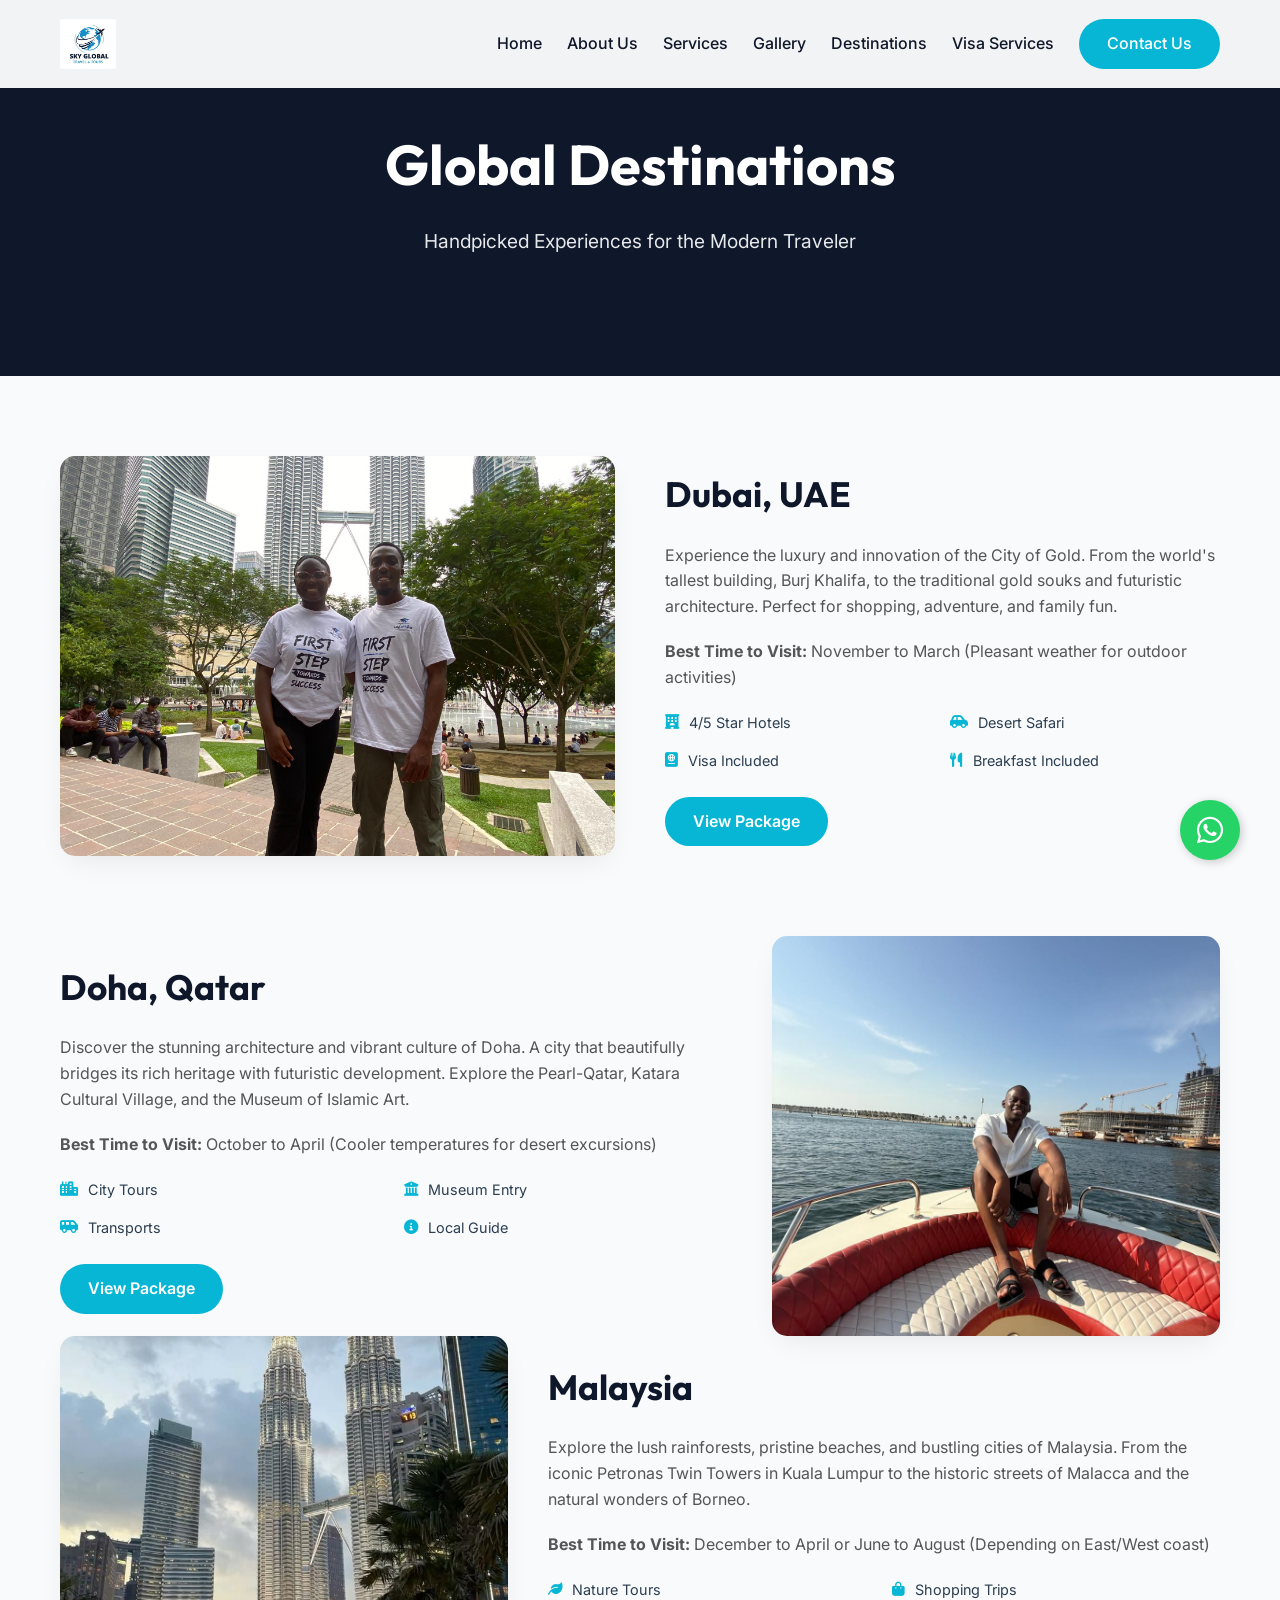
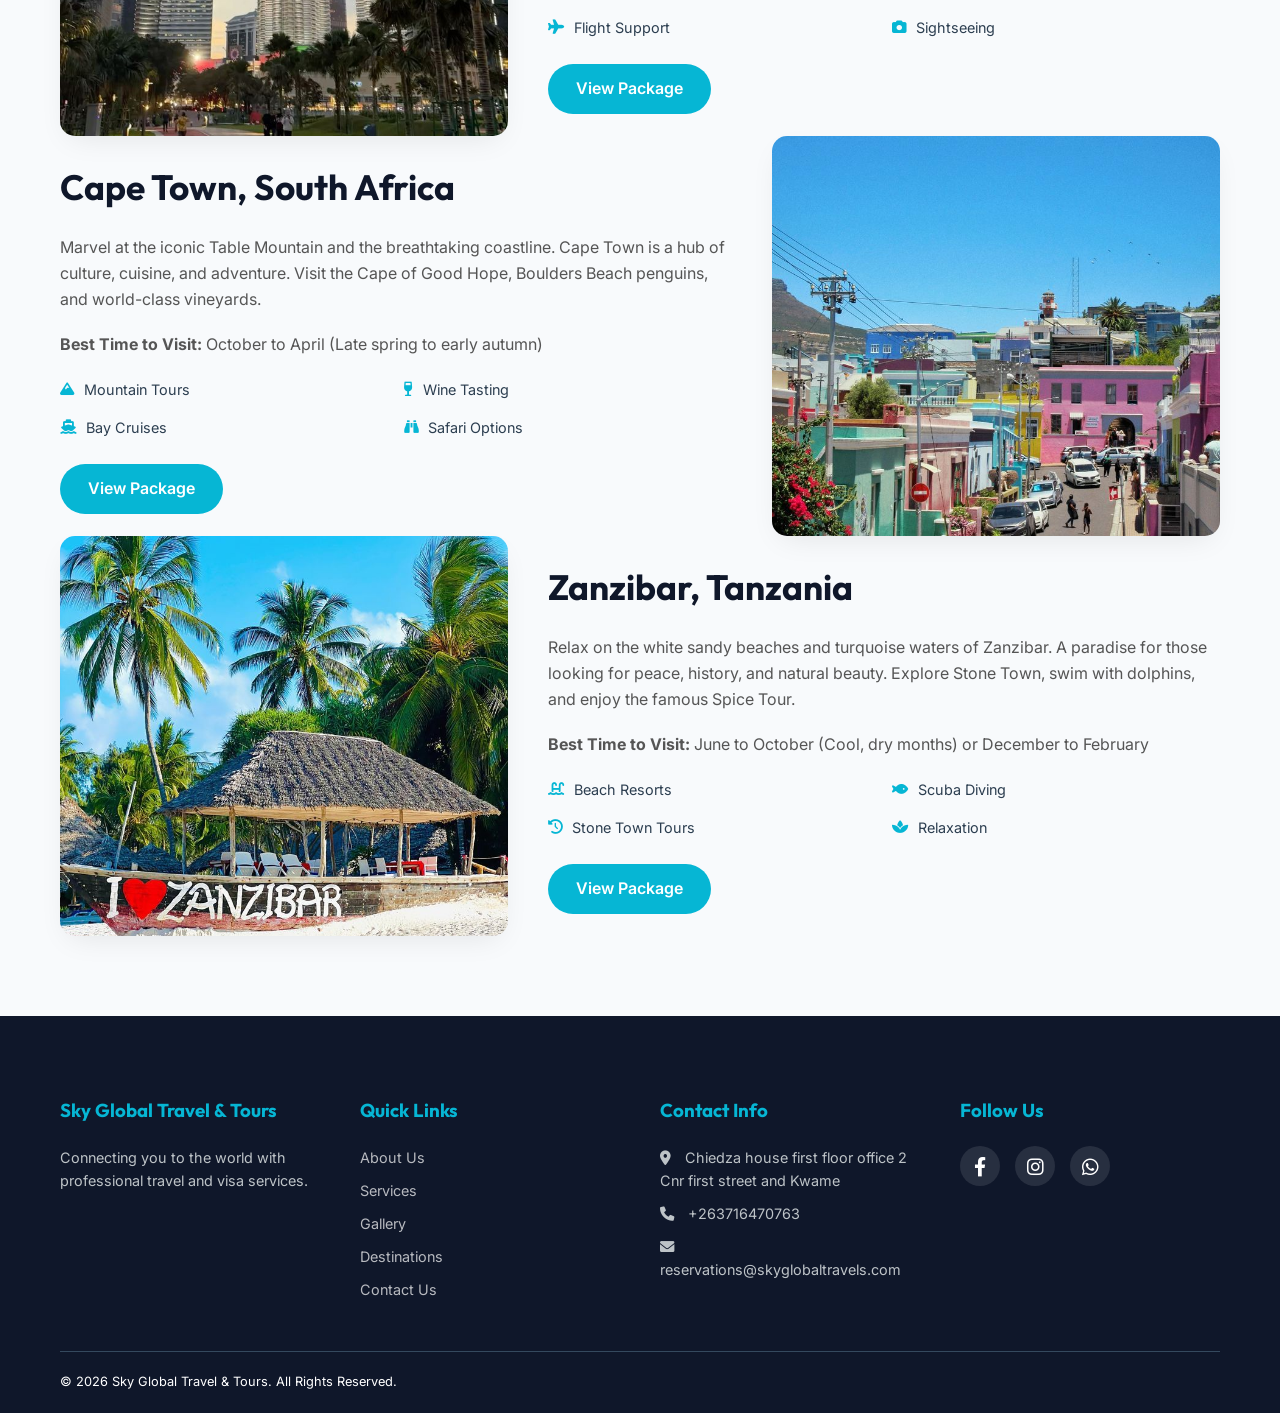
<file: destinations.html>
<!DOCTYPE html>
<html lang="en">

<head>
    <meta charset="UTF-8">
    <meta name="viewport" content="width=device-width, initial-scale=1.0">
    <title>Destinations - Sky Global Travel & Tours</title>
    <link rel="stylesheet" href="style/main.css">
    <link rel="stylesheet" href="https://cdnjs.cloudflare.com/ajax/libs/font-awesome/6.0.0/css/all.min.css">
    <link
        href="https://fonts.googleapis.com/css2?family=Inter:wght@400;500;600&family=Outfit:wght@600;700;800&display=swap"
        rel="stylesheet">
    <link rel="stylesheet" href="style/main.css">
    <style>
        .dest-grid-detailed {
            display: flex;
            flex-direction: column;
            gap: 60px;
        }

        .dest-row {
            display: grid;
            grid-template-columns: 1fr 1.5fr;
            gap: 40px;
            align-items: center;
        }

        .dest-row:nth-child(even) {
            grid-template-columns: 1.5fr 1fr;
        }

        .dest-row:nth-child(even) .dest-image {
            order: 2;
        }

        .dest-image img {
            border-radius: 15px;
            box-shadow: var(--shadow);
            width: 100%;
            height: 400px;
            object-fit: cover;
        }

        .dest-text h2 {
            font-size: 2.2rem;
            color: var(--primary-color);
            margin-bottom: 20px;
        }

        .dest-text p {
            margin-bottom: 20px;
            color: #555;
        }

        .package-features {
            display: grid;
            grid-template-columns: 1fr 1fr;
            gap: 15px;
            margin-bottom: 25px;
        }

        .feature-item {
            display: flex;
            align-items: center;
            gap: 10px;
            font-size: 0.9rem;
            color: #2c3e50;
        }

        .feature-item i {
            color: var(--secondary-color);
        }

        @media (max-width: 768px) {

            .dest-row,
            .dest-row:nth-child(even) {
                grid-template-columns: 1fr;
            }

            .dest-row:nth-child(even) .dest-image {
                order: 0;
            }

            .dest-image img {
                height: 300px;
            }
        }
    </style>
</head>

<body>

    <header>
        <div class="container nav-container">
            <div class="logo">
                <a href="index.html"><img src="images/logo/logo.jpeg" alt="Sky Global Logo"></a>
            </div>
            <nav>
                <ul class="nav-links">
                    <li><a href="index.html">Home</a></li>
                    <li><a href="about.html">About Us</a></li>
                    <li><a href="services.html">Services</a></li>
                    <li><a href="gallery.html">Gallery</a></li>
                    <li><a href="destinations.html">Destinations</a></li>
                    <li><a href="visa-services.html">Visa Services</a></li>
                    <li><a href="contact.html" class="btn-primary">Contact Us</a></li>
                </ul>
                <div class="mobile-menu-btn" style="display: none;">
                    <i class="fas fa-bars"></i>
                </div>
            </nav>
        </div>
    </header>

    <section class="page-header">
        <div class="container reveal">
            <h1>Global Destinations</h1>
            <p>Handpicked Experiences for the Modern Traveler</p>
        </div>
    </section>

    <section class="section">
        <div class="container">
            <div class="destination-detail reveal">
                <!-- Dubai -->
                <div class="dest-item reveal"
                    style="margin-bottom: 80px; display: grid; grid-template-columns: 1fr 1fr; gap: 50px; align-items: center;">
                    <div class="dest-image">
                        <img src="images/destination/dubai-1.jpeg" alt="Dubai">
                    </div>
                    <div class="dest-text">
                        <h2>Dubai, UAE</h2>
                        <p>Experience the luxury and innovation of the City of Gold. From the world's tallest building,
                            Burj Khalifa, to the traditional gold souks and futuristic architecture. Perfect for
                            shopping, adventure, and family fun.</p>
                        <p><strong>Best Time to Visit:</strong> November to March (Pleasant weather for outdoor
                            activities)</p>
                        <div class="package-features">
                            <div class="feature-item"><i class="fas fa-hotel"></i> 4/5 Star Hotels</div>
                            <div class="feature-item"><i class="fas fa-car-side"></i> Desert Safari</div>
                            <div class="feature-item"><i class="fas fa-passport"></i> Visa Included</div>
                            <div class="feature-item"><i class="fas fa-utensils"></i> Breakfast Included</div>
                        </div>
                        <a href="dubai.html" class="btn-primary">View Package</a>
                    </div>
                </div>

                <!-- Doha -->
                <div class="dest-row">
                    <div class="dest-image">
                        <img src="images/destination/doha-1.jpeg" alt="Doha">
                    </div>
                    <div class="dest-text">
                        <h2>Doha, Qatar</h2>
                        <p>Discover the stunning architecture and vibrant culture of Doha. A city that beautifully
                            bridges its rich heritage with futuristic development. Explore the Pearl-Qatar, Katara
                            Cultural Village, and the Museum of Islamic Art.</p>
                        <p><strong>Best Time to Visit:</strong> October to April (Cooler temperatures for desert
                            excursions)</p>
                        <div class="package-features">
                            <div class="feature-item"><i class="fas fa-city"></i> City Tours</div>
                            <div class="feature-item"><i class="fas fa-museum"></i> Museum Entry</div>
                            <div class="feature-item"><i class="fas fa-shuttle-van"></i> Transports</div>
                            <div class="feature-item"><i class="fas fa-info-circle"></i> Local Guide</div>
                        </div>
                        <a href="doha.html" class="btn-primary">View Package</a>
                    </div>
                </div>

                <!-- Malaysia -->
                <div class="dest-row">
                    <div class="dest-image">
                        <img src="images/malesiya.jpeg" alt="Malaysia">
                    </div>
                    <div class="dest-text">
                        <h2>Malaysia</h2>
                        <p>Explore the lush rainforests, pristine beaches, and bustling cities of Malaysia. From the
                            iconic Petronas Twin Towers in Kuala Lumpur to the historic streets of Malacca and the
                            natural wonders of Borneo.</p>
                        <p><strong>Best Time to Visit:</strong> December to April or June to August (Depending on
                            East/West coast)</p>
                        <div class="package-features">
                            <div class="feature-item"><i class="fas fa-leaf"></i> Nature Tours</div>
                            <div class="feature-item"><i class="fas fa-shopping-bag"></i> Shopping Trips</div>
                            <div class="feature-item"><i class="fas fa-plane"></i> Flight Support</div>
                            <div class="feature-item"><i class="fas fa-camera"></i> Sightseeing</div>
                        </div>
                        <a href="malaysia.html" class="btn-primary">View Package</a>
                    </div>
                </div>

                <!-- Cape Town -->
                <div class="dest-row">
                    <div class="dest-image">
                        <img src="images/destination/captown-1.jpeg" alt="Cape Town">
                    </div>
                    <div class="dest-text">
                        <h2>Cape Town, South Africa</h2>
                        <p>Marvel at the iconic Table Mountain and the breathtaking coastline. Cape Town is a hub of
                            culture, cuisine, and adventure. Visit the Cape of Good Hope, Boulders Beach penguins, and
                            world-class vineyards.</p>
                        <p><strong>Best Time to Visit:</strong> October to April (Late spring to early autumn)</p>
                        <div class="package-features">
                            <div class="feature-item"><i class="fas fa-mountain"></i> Mountain Tours</div>
                            <div class="feature-item"><i class="fas fa-wine-glass"></i> Wine Tasting</div>
                            <div class="feature-item"><i class="fas fa-ship"></i> Bay Cruises</div>
                            <div class="feature-item"><i class="fas fa-binoculars"></i> Safari Options</div>
                        </div>
                        <a href="cape-town.html" class="btn-primary">View Package</a>
                    </div>
                </div>

                <!-- Zanzibar -->
                <div class="dest-row">
                    <div class="dest-image">
                        <img src="images/destination/zanzibar-1.jpeg" alt="Zanzibar">
                    </div>
                    <div class="dest-text">
                        <h2>Zanzibar, Tanzania</h2>
                        <p>Relax on the white sandy beaches and turquoise waters of Zanzibar. A paradise for those
                            looking for peace, history, and natural beauty. Explore Stone Town, swim with dolphins, and
                            enjoy the famous Spice Tour.</p>
                        <p><strong>Best Time to Visit:</strong> June to October (Cool, dry months) or December to
                            February</p>
                        <div class="package-features">
                            <div class="feature-item"><i class="fas fa-swimming-pool"></i> Beach Resorts</div>
                            <div class="feature-item"><i class="fas fa-fish"></i> Scuba Diving</div>
                            <div class="feature-item"><i class="fas fa-history"></i> Stone Town Tours</div>
                            <div class="feature-item"><i class="fas fa-spa"></i> Relaxation</div>
                        </div>
                        <a href="zanzibar.html" class="btn-primary">View Package</a>
                    </div>
                </div>
            </div>
        </div>
    </section>

    <footer>
        <div class="container">
            <div class="footer-grid">
                <div class="footer-section">
                    <h3>Sky Global Travel & Tours</h3>
                    <p>Connecting you to the world with professional travel and visa services.</p>
                </div>
                <div class="footer-section">
                    <h3>Quick Links</h3>
                    <ul>
                        <li><a href="about.html">About Us</a></li>
                        <li><a href="services.html">Services</a></li>
                        <li><a href="gallery.html">Gallery</a></li>
                        <li><a href="destinations.html">Destinations</a></li>
                        <li><a href="contact.html">Contact Us</a></li>
                    </ul>
                </div>
                <div class="footer-section">
                    <h3>Contact Info</h3>
                    <p><i class="fas fa-map-marker-alt" style="margin-right: 10px;"></i> Chiedza house first floor office 2 Cnr first street and Kwame</p>
                    <p><i class="fas fa-phone" style="margin-right: 10px;"></i> +263716470763</p>
                    <p><i class="fas fa-envelope" style="margin-right: 10px;"></i> reservations@skyglobaltravels.com</p>
                </div>
                <div class="footer-section">
                    <h3>Follow Us</h3>
                    <div class="social-links">
                        <a href="#" class="social-icon" target="_blank"><i class="fab fa-facebook-f"></i></a>
                        <a href="https://www.instagram.com/skyglobal.travel?igsh=MWVpN3Jyamxycmc2dw%3D%3D&utm_source=qr" class="social-icon" target="_blank"><i class="fab fa-instagram"></i></a>
                        <a href="https://wa.me/263716470763" class="social-icon" target="_blank"><i class="fab fa-whatsapp"></i></a>
                    </div>
                </div>
            </div>
            <div class="footer-bottom">
                <p>&copy; 2026 Sky Global Travel & Tours. All Rights Reserved.</p>
            </div>
        </div>
    </footer>

    <a href="https://wa.me/263716470763" class="whatsapp-float" target="_blank">
        <i class="fab fa-whatsapp"></i>
    </a>
    <script src="js/main.js"></script>
</body>

</html>
</file>
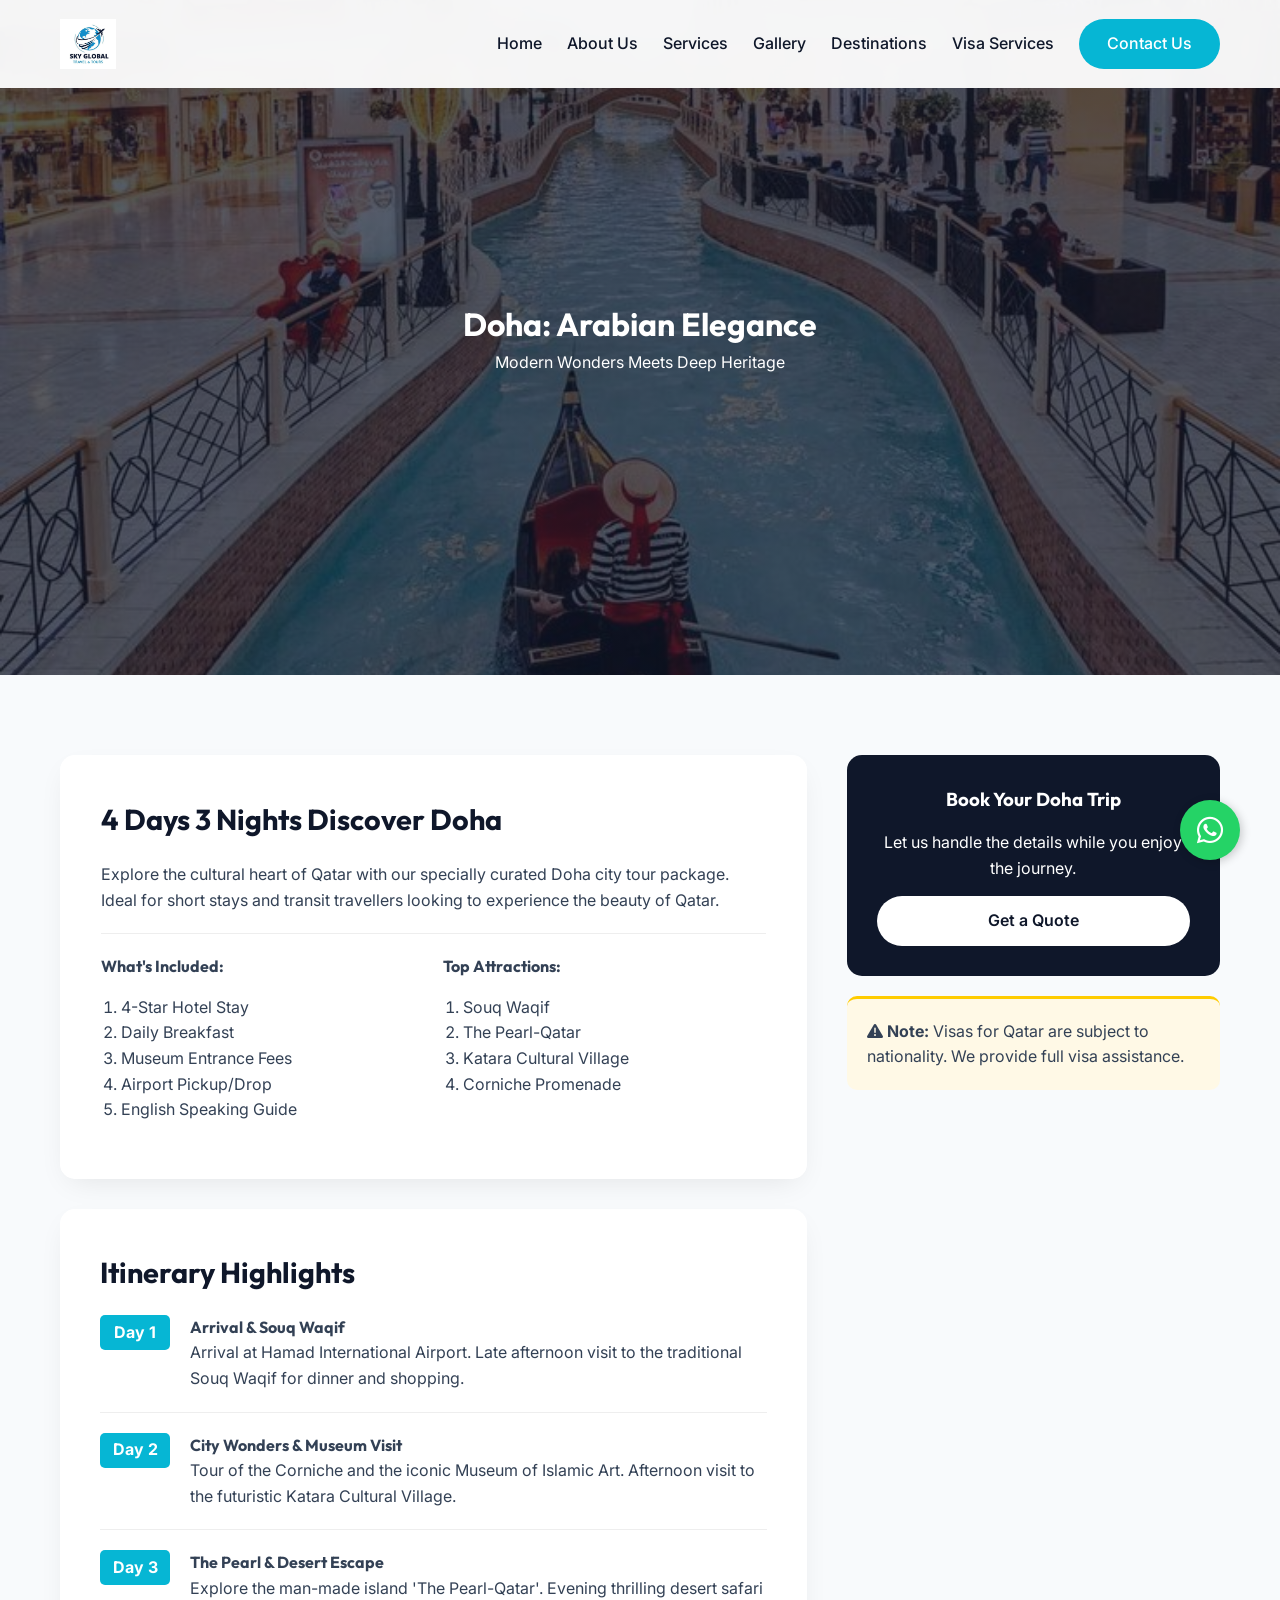
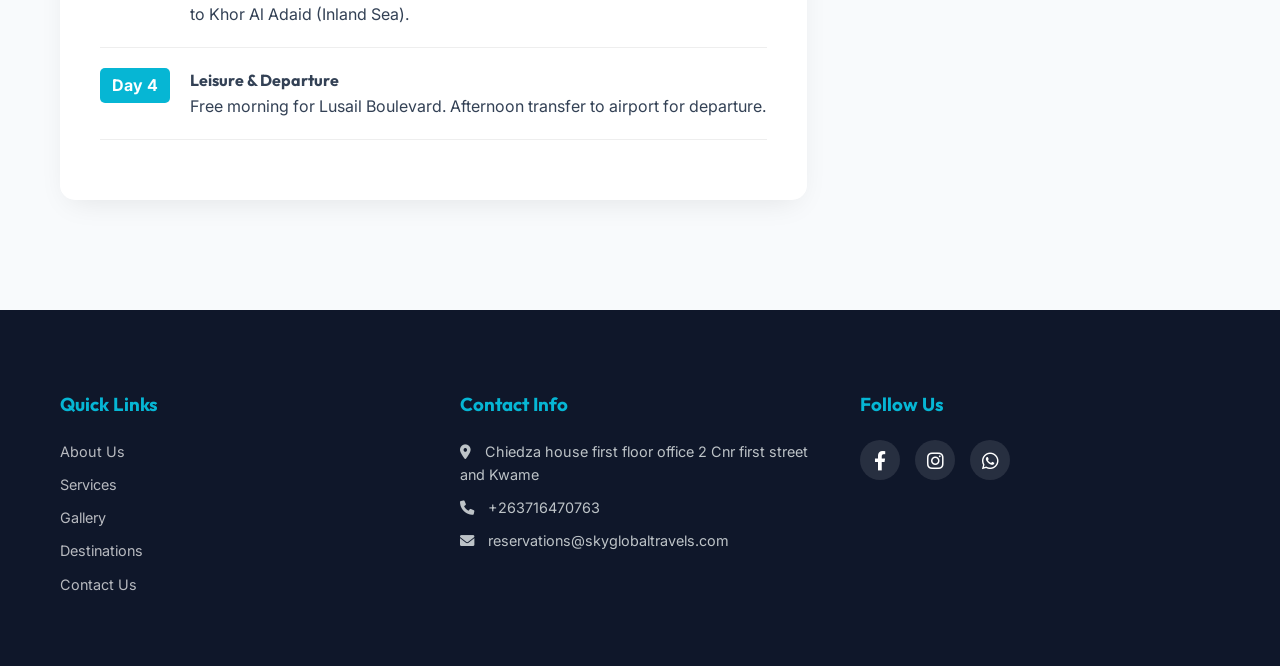
<file: doha.html>
<!DOCTYPE html>
<html lang="en">

<head>
    <meta charset="UTF-8">
    <meta name="viewport" content="width=device-width, initial-scale=1.0">
    <title>Doha Travel Packages - Sky Global Travel & Tours</title>
    <link rel="stylesheet" href="style/main.css">
    <link rel="stylesheet" href="https://cdnjs.cloudflare.com/ajax/libs/font-awesome/6.0.0/css/all.min.css">
    <link
        href="https://fonts.googleapis.com/css2?family=Inter:wght@400;500;600&family=Outfit:wght@600;700;800&display=swap"
        rel="stylesheet">
    <style>
        .hero-mini {
            height: 75vh;
            background: linear-gradient(rgba(15, 23, 42, 0.7), rgba(15, 23, 42, 0.7)), url('images/doha/WhatsApp Image 2026-03-14 at 1.12.35 AM (1).jpeg');
            background-size: cover;
            background-position: center;
            display: flex;
            align-items: center;
            justify-content: center;
            color: white;
            text-align: center;
        }

        .package-container {
            display: grid;
            grid-template-columns: 2fr 1fr;
            gap: 40px;
        }

        .package-card {
            background: white;
            padding: 40px;
            border-radius: 15px;
            box-shadow: var(--shadow);
            margin-bottom: 30px;
        }

        .package-card h3 {
            color: var(--primary-color);
            margin-bottom: 20px;
            font-size: 1.8rem;
        }

        .itinerary-step {
            display: flex;
            gap: 20px;
            margin-bottom: 20px;
            padding-bottom: 20px;
            border-bottom: 1px solid #eee;
        }

        .day-num {
            background: var(--secondary-color);
            color: white;
            width: 70px;
            height: 35px;
            display: flex;
            align-items: center;
            justify-content: center;
            border-radius: 5px;
            font-weight: bold;
            flex-shrink: 0;
        }

        .sidebar {
            position: sticky;
            top: 100px;
        }

        .sidebar-box {
            background: var(--primary-color);
            color: white;
            padding: 30px;
            border-radius: 15px;
            text-align: center;
            margin-bottom: 20px;
        }

        @media (max-width: 768px) {
            .package-container {
                grid-template-columns: 1fr;
            }
        }
    </style>
</head>

<body>
    <header>
        <div class="container nav-container">
            <div class="logo">
                <a href="index.html"><img src="images/logo/logo.jpeg" alt="Sky Global Logo"></a>
            </div>
            <nav>
                <ul class="nav-links">
                    <li><a href="index.html">Home</a></li>
                    <li><a href="about.html">About Us</a></li>
                    <li><a href="services.html">Services</a></li>
                    <li><a href="gallery.html">Gallery</a></li>
                    <li><a href="destinations.html">Destinations</a></li>
                    <li><a href="visa-services.html">Visa Services</a></li>
                    <li><a href="contact.html" class="btn-primary">Contact Us</a></li>
                </ul>
                <div class="mobile-menu-btn" style="display: none;">
                    <i class="fas fa-bars"></i>
                </div>
            </nav>
        </div>
    </header>

    <div class="hero-mini">
        <div class="container reveal">
            <h1>Doha: Arabian Elegance</h1>
            <p>Modern Wonders Meets Deep Heritage</p>
        </div>
    </div>

    <section class="section">
        <div class="container package-container reveal">
            <div class="package-details reveal">
                <div class="package-card glass">
                    <h3>4 Days 3 Nights Discover Doha</h3>
                    <p>Explore the cultural heart of Qatar with our specially curated Doha city tour package. Ideal for
                        short stays and transit travellers looking to experience the beauty of Qatar.</p>
                    <hr style="margin: 20px 0; border: 0; border-top: 1px solid #eee;">
                    <div style="display: grid; grid-template-columns: 1fr 1fr; gap: 20px;">
                        <div>
                            <h4>What's Included:</h4>
                            <ul style="margin: 15px 0; padding-left: 20px; list-style: check;">
                                <li>4-Star Hotel Stay</li>
                                <li>Daily Breakfast</li>
                                <li>Museum Entrance Fees</li>
                                <li>Airport Pickup/Drop</li>
                                <li>English Speaking Guide</li>
                            </ul>
                        </div>
                        <div>
                            <h4>Top Attractions:</h4>
                            <ul style="margin: 15px 0; padding-left: 20px; list-style: star;">
                                <li>Souq Waqif</li>
                                <li>The Pearl-Qatar</li>
                                <li>Katara Cultural Village</li>
                                <li>Corniche Promenade</li>
                            </ul>
                        </div>
                    </div>
                </div>

                <div class="package-card">
                    <h3>Itinerary Highlights</h3>
                    <div class="itinerary">
                        <div class="itinerary-step">
                            <div class="day-num">Day 1</div>
                            <div class="step-desc">
                                <h4>Arrival & Souq Waqif</h4>
                                <p>Arrival at Hamad International Airport. Late afternoon visit to the traditional Souq
                                    Waqif for dinner and shopping.</p>
                            </div>
                        </div>
                        <div class="itinerary-step">
                            <div class="day-num">Day 2</div>
                            <div class="step-desc">
                                <h4>City Wonders & Museum Visit</h4>
                                <p>Tour of the Corniche and the iconic Museum of Islamic Art. Afternoon visit to the
                                    futuristic Katara Cultural Village.</p>
                            </div>
                        </div>
                        <div class="itinerary-step">
                            <div class="day-num">Day 3</div>
                            <div class="step-desc">
                                <h4>The Pearl & Desert Escape</h4>
                                <p>Explore the man-made island 'The Pearl-Qatar'. Evening thrilling desert safari to
                                    Khor Al Adaid (Inland Sea).</p>
                            </div>
                        </div>
                        <div class="itinerary-step">
                            <div class="day-num">Day 4</div>
                            <div class="step-desc">
                                <h4>Leisure & Departure</h4>
                                <p>Free morning for Lusail Boulevard. Afternoon transfer to airport for departure.</p>
                            </div>
                        </div>
                    </div>
                </div>
            </div>

            <div class="sidebar">
                <div class="sidebar-box">
                    <h3>Book Your Doha Trip</h3>
                    <p style="margin: 15px 0;">Let us handle the details while you enjoy the journey.</p>
                    <a href="contact.html" class="btn-primary"
                        style="background: white; color: var(--primary-color) !important; width: 100%; display: block;">Get
                        a Quote</a>
                </div>
                <div style="background: #FFF9E6; padding: 20px; border-radius: 10px; border-top: 3px solid #FFCC00;">
                    <p><i class="fas fa-exclamation-triangle"></i> <strong>Note:</strong> Visas for Qatar are subject to
                        nationality. We provide full visa assistance.</p>
                </div>
            </div>
        </div>
    </section>

    <footer>
        <div class="container">
            <div class="footer-grid">
                <div class="footer-section">
                    <h3>Quick Links</h3>
                    <ul>
                        <li><a href="about.html">About Us</a></li>
                        <li><a href="services.html">Services</a></li>
                        <li><a href="gallery.html">Gallery</a></li>
                        <li><a href="destinations.html">Destinations</a></li>
                        <li><a href="contact.html">Contact Us</a></li>
                    </ul>
                </div>
                <div class="footer-section">
                    <h3>Contact Info</h3>
                    <p><i class="fas fa-map-marker-alt" style="margin-right: 10px;"></i> Chiedza house first floor office 2 Cnr first street and Kwame</p>
                    <p><i class="fas fa-phone" style="margin-right: 10px;"></i> +263716470763</p>
                    <p><i class="fas fa-envelope" style="margin-right: 10px;"></i> reservations@skyglobaltravels.com</p>
                </div>
                <div class="footer-section">
                    <h3>Follow Us</h3>
                    <div class="social-links">
                        <a href="#" class="social-icon" target="_blank"><i class="fab fa-facebook-f"></i></a>
                        <a href="https://www.instagram.com/skyglobal.travel?igsh=MWVpN3Jyamxycmc2dw%3D%3D&utm_source=qr" class="social-icon" target="_blank"><i class="fab fa-instagram"></i></a>
                        <a href="https://wa.me/263716470763" class="social-icon" target="_blank"><i class="fab fa-whatsapp"></i></a>
                    </div>
                </div>
            </div>
        </div>
    </footer>
    <a href="https://wa.me/263716470763" class="whatsapp-float" target="_blank">
        <i class="fab fa-whatsapp"></i>
    </a>
    <script src="js/main.js"></script>
</body>

</html>
</file>
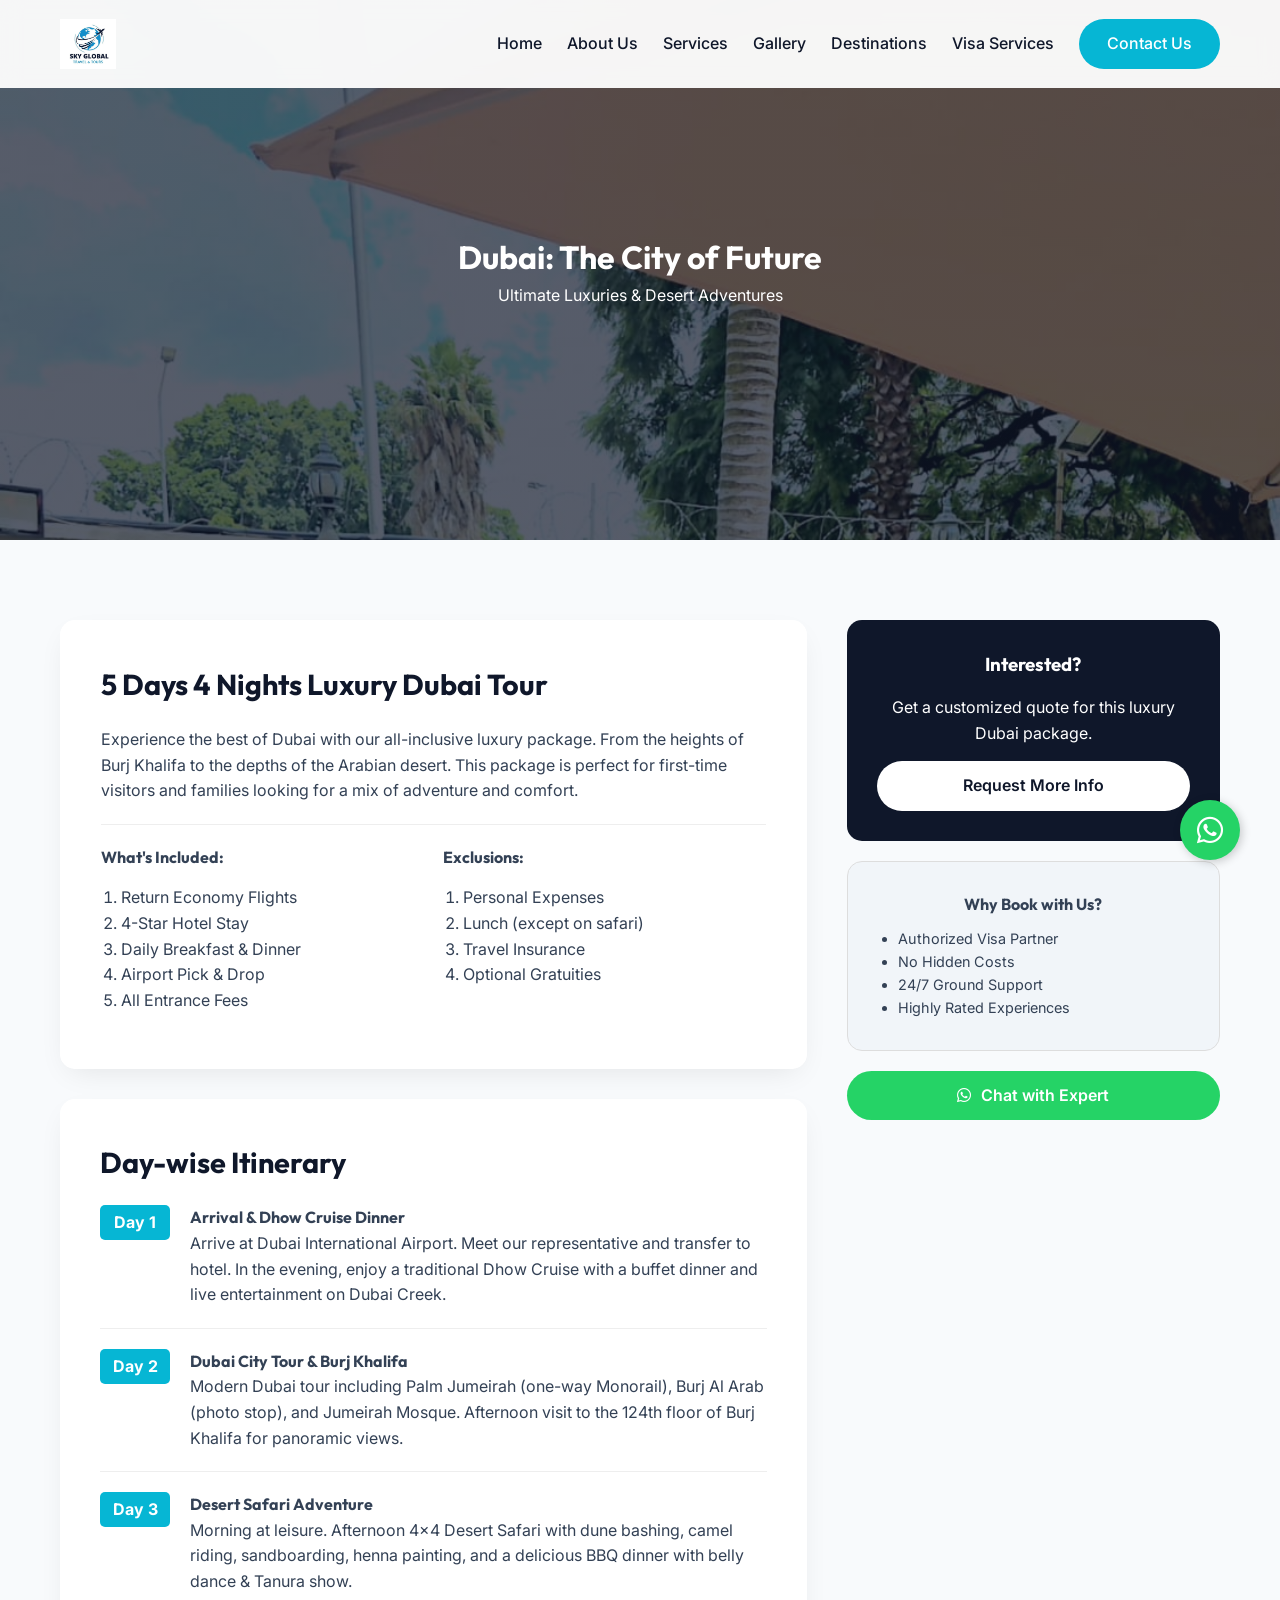
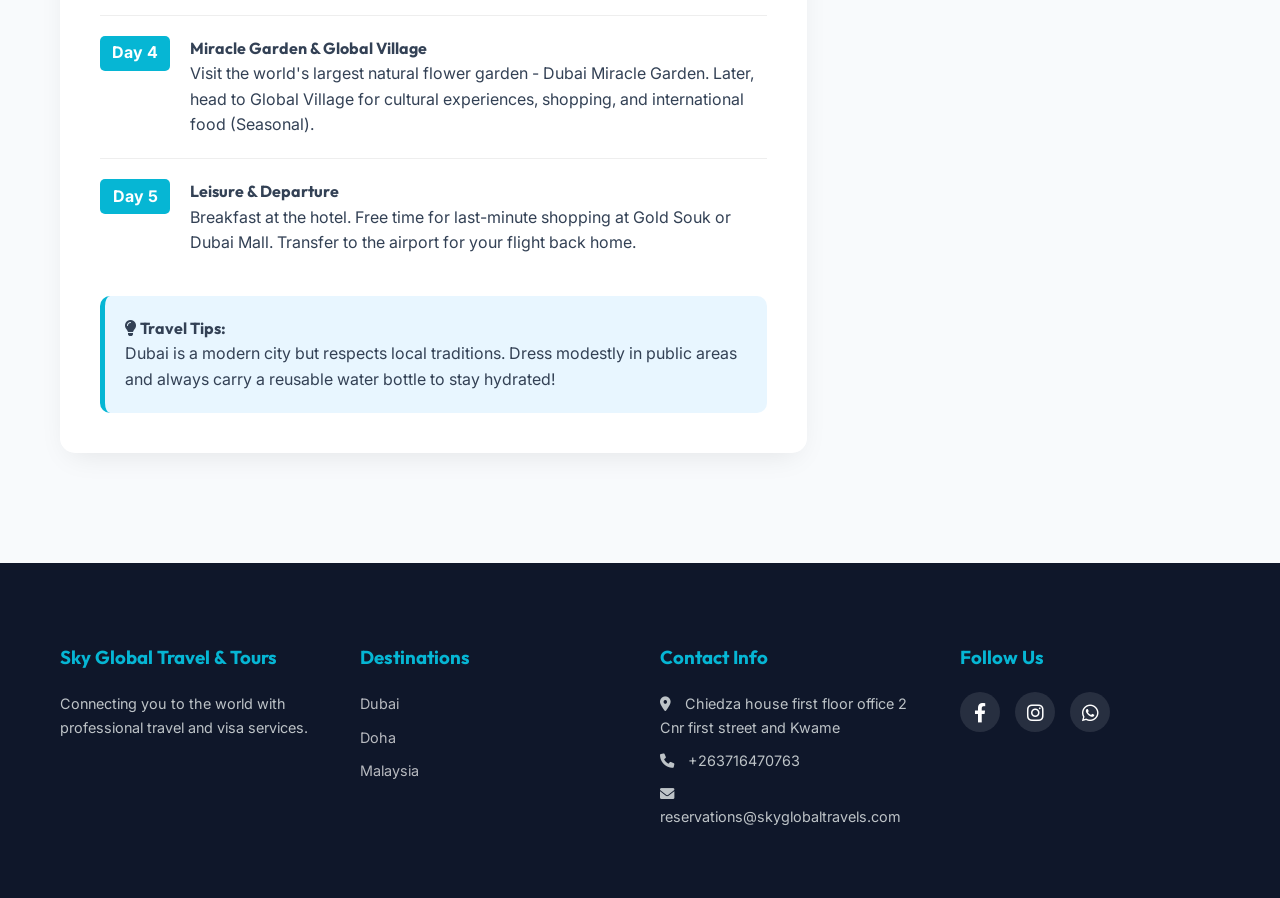
<file: dubai.html>
<!DOCTYPE html>
<html lang="en">

<head>
    <meta charset="UTF-8">
    <meta name="viewport" content="width=device-width, initial-scale=1.0">
    <title>Dubai Travel Packages - Sky Global Travel & Tours</title>
    <link rel="stylesheet" href="style/main.css">
    <link rel="stylesheet" href="https://cdnjs.cloudflare.com/ajax/libs/font-awesome/6.0.0/css/all.min.css">
    <link
        href="https://fonts.googleapis.com/css2?family=Inter:wght@400;500;600&family=Outfit:wght@600;700;800&display=swap"
        rel="stylesheet">
    <style>
        .hero-mini {
            height: 50vh;
            background: linear-gradient(rgba(0, 0, 0, 0.5), rgba(0, 0, 0, 0.5)), url('images/IMG_5553.JPG');
            background-size: cover;
            background-position: center;
            display: flex;
            align-items: center;
            justify-content: center;
            color: white;
            text-align: center;
        }

        .package-container {
            display: grid;
            grid-template-columns: 2fr 1fr;
            gap: 40px;
        }

        .package-card {
            background: white;
            padding: 40px;
            border-radius: 15px;
            box-shadow: var(--shadow);
            margin-bottom: 30px;
        }

        .package-card h3 {
            color: var(--primary-color);
            margin-bottom: 20px;
            font-size: 1.8rem;
        }

        .booking-sidebar {
            position: sticky;
            top: 100px;
        }

        .sidebar-box {
            background: var(--primary-color);
            color: white;
            padding: 30px;
            border-radius: 15px;
            text-align: center;
            margin-bottom: 20px;
        }

        .itinerary-step {
            display: flex;
            gap: 20px;
            margin-bottom: 20px;
            padding-bottom: 20px;
            border-bottom: 1px solid #eee;
        }

        .itinerary-step:last-child {
            border-bottom: none;
        }

        .day-num {
            background: var(--secondary-color);
            color: white;
            width: 70px;
            height: 35px;
            display: flex;
            align-items: center;
            justify-content: center;
            border-radius: 5px;
            font-weight: bold;
            flex-shrink: 0;
        }

        .tips-box {
            background: #E8F6FF;
            padding: 20px;
            border-radius: 10px;
            border-left: 5px solid var(--secondary-color);
            margin-top: 20px;
        }

        @media (max-width: 768px) {
            .package-container {
                grid-template-columns: 1fr;
            }
        }
    </style>
</head>

<body>
    <header>
        <div class="container nav-container">
            <div class="logo">
                <a href="index.html"><img src="images/logo/logo.jpeg" alt="Sky Global Logo"></a>
            </div>
            <nav>
                <ul class="nav-links">
                    <li><a href="index.html">Home</a></li>
                    <li><a href="about.html">About Us</a></li>
                    <li><a href="services.html">Services</a></li>
                    <li><a href="gallery.html">Gallery</a></li>
                    <li><a href="destinations.html">Destinations</a></li>
                    <li><a href="visa-services.html">Visa Services</a></li>
                    <li><a href="contact.html" class="btn-primary">Contact Us</a></li>
                </ul>
                <div class="mobile-menu-btn" style="display: none;">
                    <i class="fas fa-bars"></i>
                </div>
            </nav>
        </div>
    </header>

    <div class="hero-mini"
        style="background: linear-gradient(rgba(15, 23, 42, 0.7), rgba(15, 23, 42, 0.7)), url('images/IMG_5553.JPG'); background-size: cover; height: 60vh;">
        <div class="container reveal">
            <h1>Dubai: The City of Future</h1>
            <p>Ultimate Luxuries & Desert Adventures</p>
        </div>
    </div>

    <section class="section">
        <div class="container package-container reveal">
            <div class="package-details reveal">
                <div class="package-card glass">
                    <h3>5 Days 4 Nights Luxury Dubai Tour</h3>
                    <p>Experience the best of Dubai with our all-inclusive luxury package. From the heights of Burj
                        Khalifa to the depths of the Arabian desert. This package is perfect for first-time visitors and
                        families looking for a mix of adventure and comfort.</p>
                    <hr style="margin: 20px 0; border: 0; border-top: 1px solid #eee;">
                    <div style="display: grid; grid-template-columns: 1fr 1fr; gap: 20px;">
                        <div>
                            <h4>What's Included:</h4>
                            <ul style="margin: 15px 0; padding-left: 20px; list-style: check;">
                                <li>Return Economy Flights</li>
                                <li>4-Star Hotel Stay</li>
                                <li>Daily Breakfast & Dinner</li>
                                <li>Airport Pick & Drop</li>
                                <li>All Entrance Fees</li>
                            </ul>
                        </div>
                        <div>
                            <h4>Exclusions:</h4>
                            <ul style="margin: 15px 0; padding-left: 20px; list-style: times;">
                                <li>Personal Expenses</li>
                                <li>Lunch (except on safari)</li>
                                <li>Travel Insurance</li>
                                <li>Optional Gratuities</li>
                            </ul>
                        </div>
                    </div>
                </div>

                <div class="package-card">
                    <h3>Day-wise Itinerary</h3>
                    <div class="itinerary">
                        <div class="itinerary-step">
                            <div class="day-num">Day 1</div>
                            <div class="step-desc">
                                <h4>Arrival & Dhow Cruise Dinner</h4>
                                <p>Arrive at Dubai International Airport. Meet our representative and transfer to hotel.
                                    In the evening, enjoy a traditional Dhow Cruise with a buffet dinner and live
                                    entertainment on Dubai Creek.</p>
                            </div>
                        </div>
                        <div class="itinerary-step">
                            <div class="day-num">Day 2</div>
                            <div class="step-desc">
                                <h4>Dubai City Tour & Burj Khalifa</h4>
                                <p>Modern Dubai tour including Palm Jumeirah (one-way Monorail), Burj Al Arab (photo
                                    stop), and Jumeirah Mosque. Afternoon visit to the 124th floor of Burj Khalifa for
                                    panoramic views.</p>
                            </div>
                        </div>
                        <div class="itinerary-step">
                            <div class="day-num">Day 3</div>
                            <div class="step-desc">
                                <h4>Desert Safari Adventure</h4>
                                <p>Morning at leisure. Afternoon 4x4 Desert Safari with dune bashing, camel riding,
                                    sandboarding, henna painting, and a delicious BBQ dinner with belly dance & Tanura
                                    show.</p>
                            </div>
                        </div>
                        <div class="itinerary-step">
                            <div class="day-num">Day 4</div>
                            <div class="step-desc">
                                <h4>Miracle Garden & Global Village</h4>
                                <p>Visit the world's largest natural flower garden - Dubai Miracle Garden. Later, head
                                    to Global Village for cultural experiences, shopping, and international food
                                    (Seasonal).</p>
                            </div>
                        </div>
                        <div class="itinerary-step">
                            <div class="day-num">Day 5</div>
                            <div class="step-desc">
                                <h4>Leisure & Departure</h4>
                                <p>Breakfast at the hotel. Free time for last-minute shopping at Gold Souk or Dubai
                                    Mall. Transfer to the airport for your flight back home.</p>
                            </div>
                        </div>
                    </div>
                    <div class="tips-box">
                        <h4><i class="fas fa-lightbulb"></i> Travel Tips:</h4>
                        <p>Dubai is a modern city but respects local traditions. Dress modestly in public areas and
                            always carry a reusable water bottle to stay hydrated!</p>
                    </div>
                </div>
            </div>

            <div class="booking-sidebar">
                <div class="sidebar-box">
                    <h3>Interested?</h3>
                    <p style="margin: 15px 0;">Get a customized quote for this luxury Dubai package.</p>
                    <a href="contact.html" class="btn-primary"
                        style="background: white; color: var(--primary-color) !important; width: 100%; display: block;">Request
                        More Info</a>
                </div>
                <div class="sidebar-box"
                    style="background: var(--light-bg); color: var(--text-color); border: 1px solid #ddd;">
                    <h4>Why Book with Us?</h4>
                    <ul
                        style="text-align: left; padding-left: 20px; list-style: disc; margin-top: 10px; font-size: 0.9rem;">
                        <li>Authorized Visa Partner</li>
                        <li>No Hidden Costs</li>
                        <li>24/7 Ground Support</li>
                        <li>Highly Rated Experiences</li>
                    </ul>
                </div>
                <a href="https://wa.me/263716470763" class="btn-primary"
                    style="background: #25D366; width: 100%; display: flex; align-items: center; justify-content: center; gap: 10px;">
                    <i class="fab fa-whatsapp"></i> Chat with Expert
                </a>
            </div>
        </div>
    </section>

    <footer>
        <div class="container">
            <div class="footer-grid">
                <div class="footer-section">
                    <h3>Sky Global Travel & Tours</h3>
                    <p>Connecting you to the world with professional travel and visa services.</p>
                </div>
                <div class="footer-section">
                    <h3>Destinations</h3>
                    <ul>
                        <li><a href="dubai.html">Dubai</a></li>
                        <li><a href="doha.html">Doha</a></li>
                        <li><a href="malaysia.html">Malaysia</a></li>
                    </ul>
                </div>
                <div class="footer-section">
                    <h3>Contact Info</h3>
                    <p><i class="fas fa-map-marker-alt" style="margin-right: 10px;"></i> Chiedza house first floor office 2 Cnr first street and Kwame</p>
                    <p><i class="fas fa-phone" style="margin-right: 10px;"></i> +263716470763</p>
                    <p><i class="fas fa-envelope" style="margin-right: 10px;"></i> reservations@skyglobaltravels.com</p>
                </div>
                <div class="footer-section">
                    <h3>Follow Us</h3>
                    <div class="social-links">
                        <a href="#" class="social-icon" target="_blank"><i class="fab fa-facebook-f"></i></a>
                        <a href="https://www.instagram.com/skyglobal.travel?igsh=MWVpN3Jyamxycmc2dw%3D%3D&utm_source=qr" class="social-icon" target="_blank"><i class="fab fa-instagram"></i></a>
                        <a href="https://wa.me/263716470763" class="social-icon" target="_blank"><i class="fab fa-whatsapp"></i></a>
                    </div>
                </div>
            </div>
        </div>
    </footer>
    <a href="https://wa.me/263716470763" class="whatsapp-float" target="_blank">
        <i class="fab fa-whatsapp"></i>
    </a>
    <script src="js/main.js"></script>
</body>

</html>
</file>
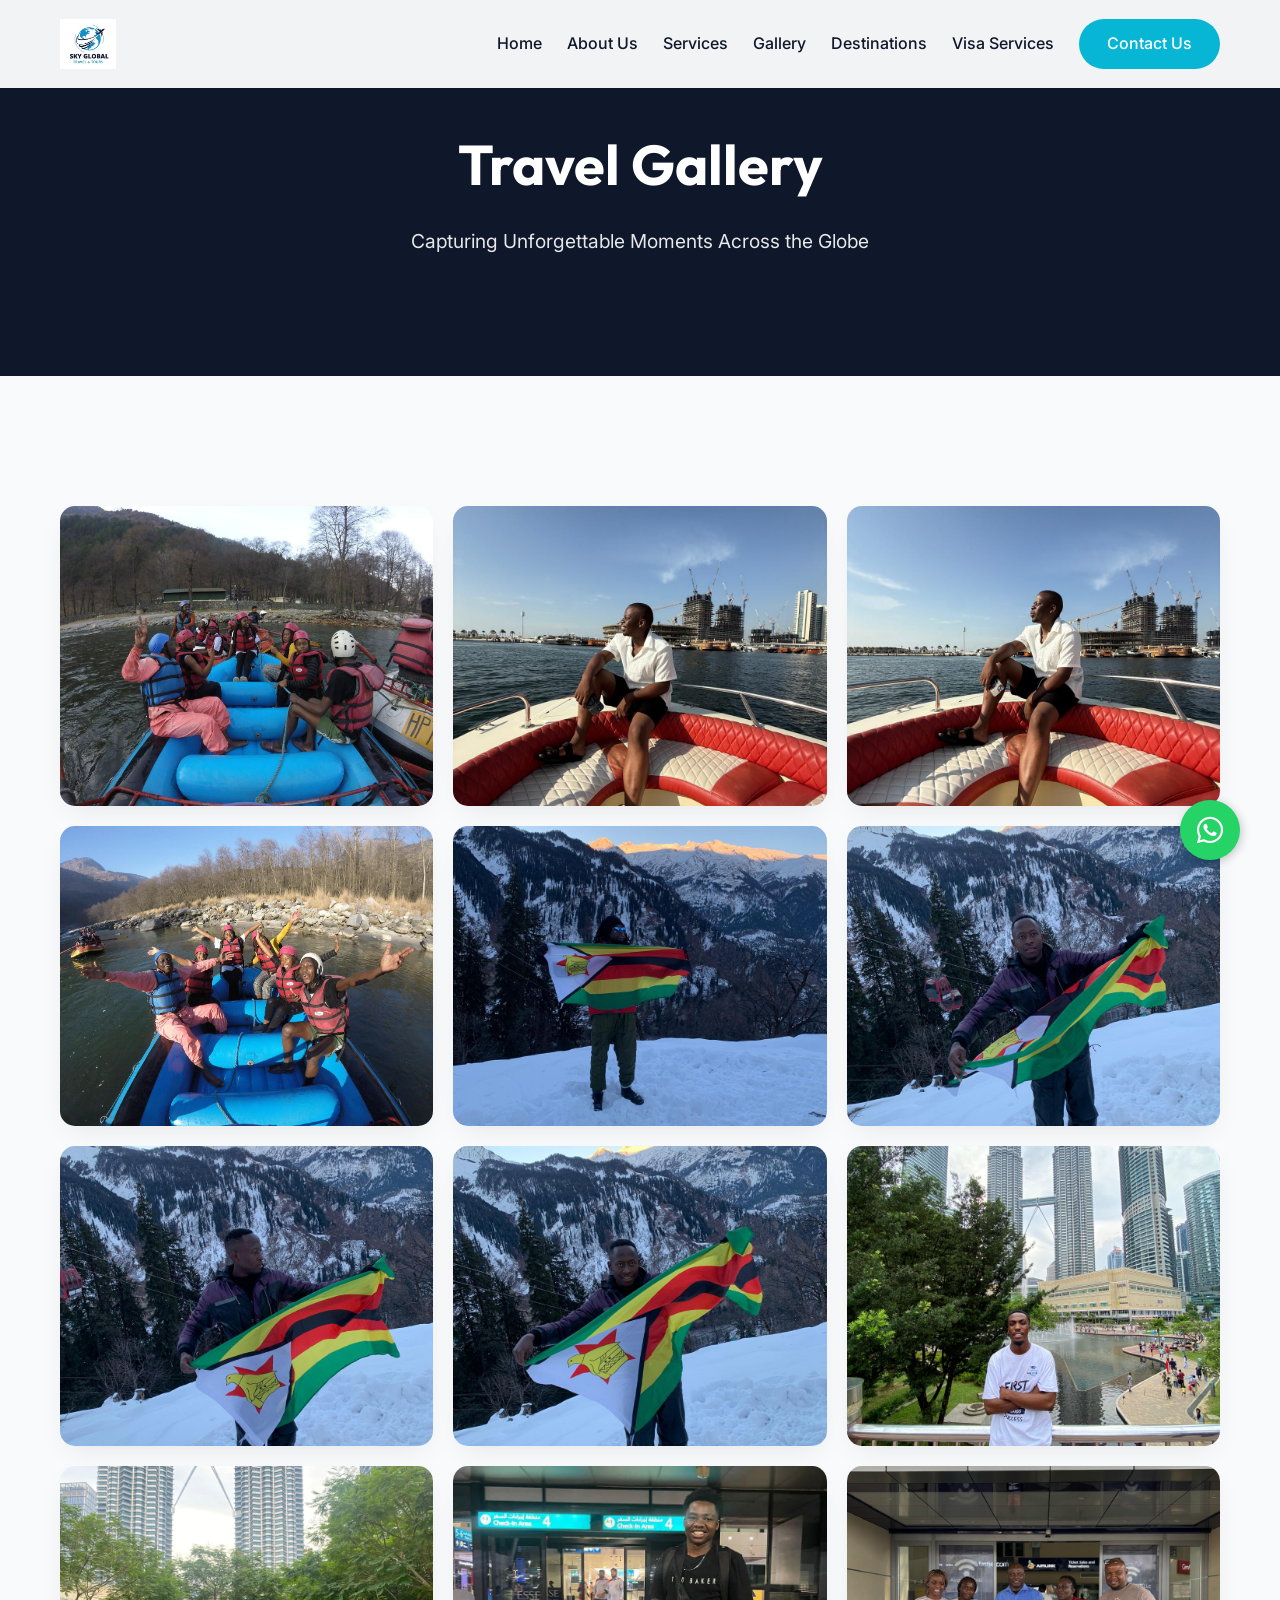
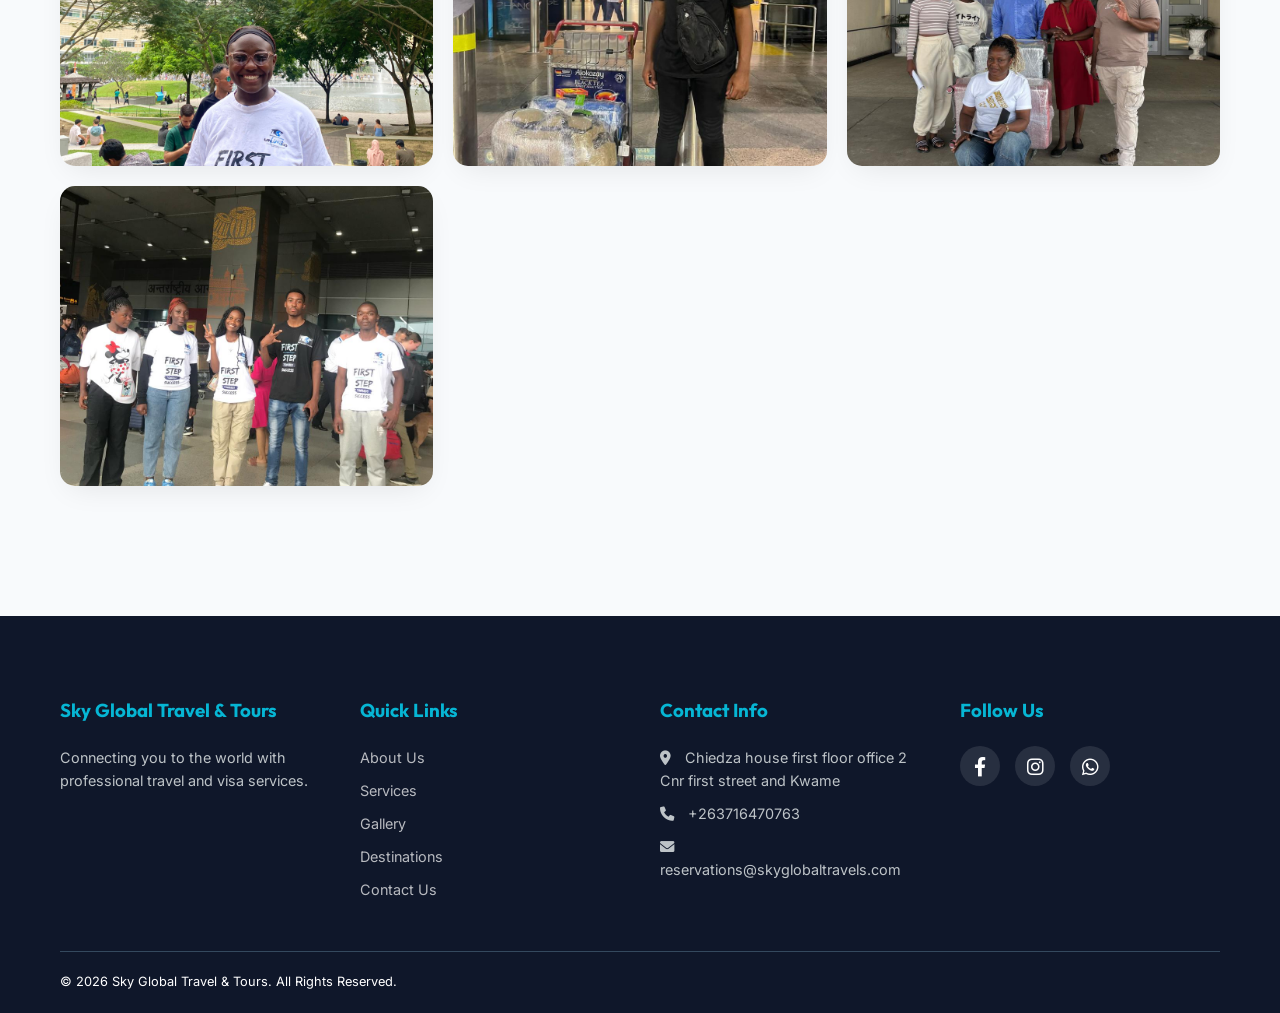
<file: gallery.html>
<!DOCTYPE html>
<html lang="en">

<head>
    <meta charset="UTF-8">
    <meta name="viewport" content="width=device-width, initial-scale=1.0">
    <title>Gallery - Sky Global Travel & Tours</title>
    <link rel="stylesheet" href="style/main.css">
    <link rel="stylesheet" href="https://cdnjs.cloudflare.com/ajax/libs/font-awesome/6.0.0/css/all.min.css">
    <link
        href="https://fonts.googleapis.com/css2?family=Inter:wght@400;500;600&family=Outfit:wght@600;700;800&display=swap"
        rel="stylesheet">
    <style>
        .gallery-grid {
            display: grid;
            grid-template-columns: repeat(auto-fill, minmax(300px, 1fr));
            gap: 20px;
            padding: 50px 0;
        }

        .gallery-item {
            position: relative;
            border-radius: 15px;
            overflow: hidden;
            box-shadow: var(--shadow);
            height: 300px;
            transition: var(--transition);
        }

        .gallery-item img {
            width: 100%;
            height: 100%;
            object-fit: cover;
            transition: var(--transition);
        }

        .gallery-item:hover {
            transform: translateY(-10px);
            box-shadow: 0 20px 40px -15px rgba(0, 0, 0, 0.3);
        }

        .gallery-item:hover img {
            transform: scale(1.1);
        }

        .gallery-overlay {
            position: absolute;
            top: 0;
            left: 0;
            right: 0;
            bottom: 0;
            background: linear-gradient(transparent, rgba(0, 0, 0, 0.7));
            display: flex;
            align-items: flex-end;
            padding: 20px;
            opacity: 0;
            transition: var(--transition);
        }

        .gallery-item:hover .gallery-overlay {
            opacity: 1;
        }
    </style>
</head>

<body>

    <header>
        <div class="container nav-container">
            <div class="logo">
                <a href="index.html"><img src="images/logo/logo.jpeg" alt="Sky Global Logo"></a>
            </div>
            <nav>
                <ul class="nav-links">
                    <li><a href="index.html">Home</a></li>
                    <li><a href="about.html">About Us</a></li>
                    <li><a href="services.html">Services</a></li>
                    <li><a href="gallery.html">Gallery</a></li>
                    <li><a href="destinations.html">Destinations</a></li>
                    <li><a href="visa-services.html">Visa Services</a></li>
                    <li><a href="contact.html" class="btn-primary">Contact Us</a></li>
                </ul>
                <div class="mobile-menu-btn" style="display: none;">
                    <i class="fas fa-bars"></i>
                </div>
            </nav>
        </div>
    </header>

    <section class="page-header">
        <div class="container reveal">
            <h1>Travel Gallery</h1>
            <p>Capturing Unforgettable Moments Across the Globe</p>
        </div>
    </section>

    <section class="section">
        <div class="container">
            <div class="gallery-grid reveal">

                <div class="gallery-item">
                    <img src="images/new-images/WhatsApp Image 2026-03-14 at 1.09.01 AM.jpeg" alt="Travel Moment">
                </div>
                <div class="gallery-item">
                    <img src="images/new-images/WhatsApp Image 2026-03-14 at 1.09.02 AM.jpeg" alt="Travel Moment">
                </div>
                <div class="gallery-item">
                    <img src="images/new-images/WhatsApp Image 2026-03-14 at 1.09.03 AM.jpeg" alt="Travel Moment">
                </div>

                <div class="gallery-item">
                    <img src="images/new-images/WhatsApp Image 2026-03-14 at 1.09.05 AM.jpeg" alt="Travel Moment">
                </div>
                <div class="gallery-item">
                    <img src="images/new-images/WhatsApp Image 2026-03-14 at 1.09.06 AM.jpeg" alt="Travel Moment">
                </div>


                <div class="gallery-item">
                    <img src="images/new-images/WhatsApp Image 2026-03-14 at 1.09.10 AM.jpeg" alt="Travel Moment">
                </div>
                <div class="gallery-item">
                    <img src="images/new-images/WhatsApp Image 2026-03-14 at 1.09.11 AM.jpeg" alt="Travel Moment">
                </div>
                <div class="gallery-item">
                    <img src="images/new-images/WhatsApp Image 2026-03-14 at 1.09.13 AM.jpeg" alt="Travel Moment">
                </div>
                <div class="gallery-item">
                    <img src="images/Gallery/WhatsApp Image 2026-03-24 at 2.27.01 PM.jpeg" alt="Travel Moment">
                </div>
                <div class="gallery-item">
                    <img src="images/Gallery/WhatsApp Image 2026-03-24 at 2.27.41 PM.jpeg" alt="Travel Moment">
                </div>
                <div class="gallery-item">
                    <img src="images/Gallery/WhatsApp Image 2026-03-24 at 2.31.26 PM.jpeg" alt="Travel Moment">
                </div>
                <div class="gallery-item">
                    <img src="images/Gallery/WhatsApp Image 2026-03-24 at 2.34.05 PM.jpeg" alt="Travel Moment">
                </div>
                <div class="gallery-item">
                    <img src="images/Gallery/WhatsApp Image 2026-03-24 at 2.34.38 PM.jpeg" alt="Travel Moment">
                </div>
            </div>
        </div>
    </section>

    <footer>
        <div class="container">
            <div class="footer-grid">
                <div class="footer-section">
                    <h3>Sky Global Travel & Tours</h3>
                    <p>Connecting you to the world with professional travel and visa services.</p>
                </div>
                <div class="footer-section">
                    <h3>Quick Links</h3>
                    <ul>
                        <li><a href="about.html">About Us</a></li>
                        <li><a href="services.html">Services</a></li>
                        <li><a href="gallery.html">Gallery</a></li>
                        <li><a href="destinations.html">Destinations</a></li>
                        <li><a href="contact.html">Contact Us</a></li>
                    </ul>
                </div>
                <div class="footer-section">
                    <h3>Contact Info</h3>
                    <p><i class="fas fa-map-marker-alt" style="margin-right: 10px;"></i> Chiedza house first floor office 2 Cnr first street and Kwame</p>
                    <p><i class="fas fa-phone" style="margin-right: 10px;"></i> +263716470763</p>
                    <p><i class="fas fa-envelope" style="margin-right: 10px;"></i> reservations@skyglobaltravels.com</p>
                </div>
                <div class="footer-section">
                    <h3>Follow Us</h3>
                    <div class="social-links">
                        <a href="#" class="social-icon" target="_blank"><i class="fab fa-facebook-f"></i></a>
                        <a href="https://www.instagram.com/skyglobal.travel?igsh=MWVpN3Jyamxycmc2dw%3D%3D&utm_source=qr"
                            class="social-icon" target="_blank"><i class="fab fa-instagram"></i></a>
                        <a href="https://wa.me/263716470763" class="social-icon" target="_blank"><i
                                class="fab fa-whatsapp"></i></a>
                    </div>
                </div>
            </div>
            <div class="footer-bottom">
                <p>&copy; 2026 Sky Global Travel & Tours. All Rights Reserved.</p>
            </div>
        </div>
    </footer>

    <a href="https://wa.me/263716470763" class="whatsapp-float" target="_blank">
        <i class="fab fa-whatsapp"></i>
    </a>
    <script src="js/main.js"></script>
</body>

</html>
</file>
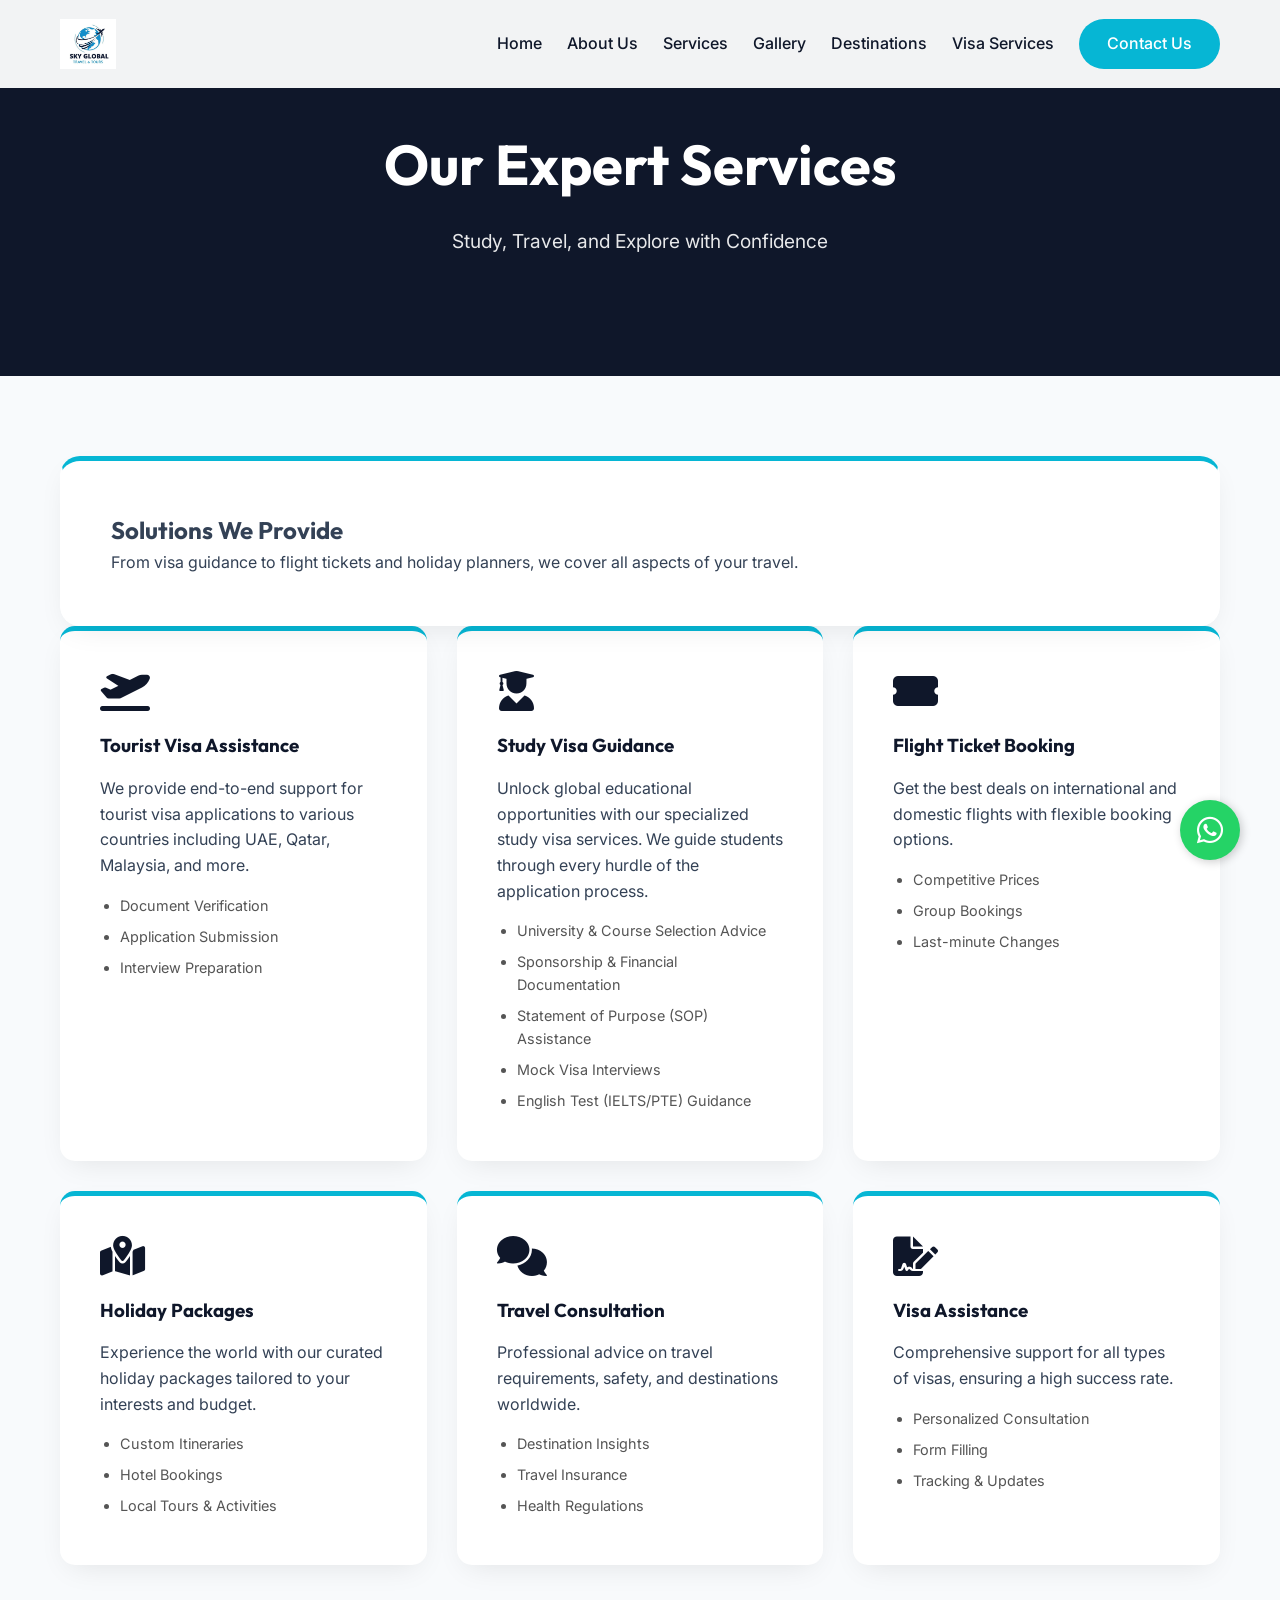
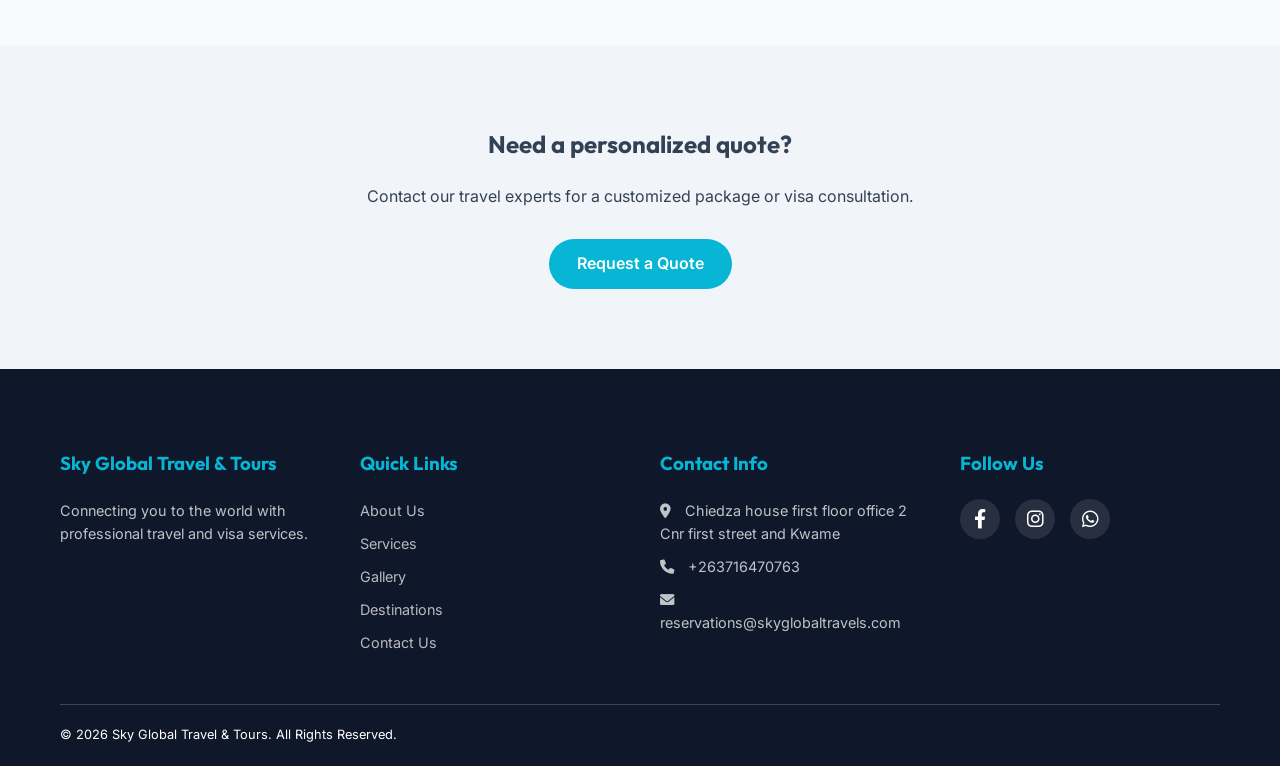
<file: services.html>
<!DOCTYPE html>
<html lang="en">

<head>
    <meta charset="UTF-8">
    <meta name="viewport" content="width=device-width, initial-scale=1.0">
    <title>Our Services - Sky Global Travel & Tours</title>
    <link rel="stylesheet" href="style/main.css">
    <link rel="stylesheet" href="https://cdnjs.cloudflare.com/ajax/libs/font-awesome/6.0.0/css/all.min.css">
    <link
        href="https://fonts.googleapis.com/css2?family=Inter:wght@400;500;600&family=Outfit:wght@600;700;800&display=swap"
        rel="stylesheet">
    <style>
        .services-list {
            display: grid;
            grid-template-columns: repeat(auto-fit, minmax(300px, 1fr));
            gap: 30px;
        }

        .service-detail-card {
            background: white;
            padding: 40px;
            border-radius: 15px;
            box-shadow: var(--shadow);
            border-top: 5px solid var(--secondary-color);
            transition: var(--transition);
        }

        .service-detail-card:hover {
            transform: translateY(-5px);
            box-shadow: 0 10px 20px rgba(0, 0, 0, 0.1);
        }

        .service-detail-card i {
            font-size: 2.5rem;
            color: var(--primary-color);
            margin-bottom: 20px;
        }

        .service-detail-card h3 {
            margin-bottom: 15px;
            color: var(--primary-color);
        }

        .service-detail-card ul {
            margin-top: 15px;
            text-align: left;
            padding-left: 20px;
            list-style-type: check;
        }

        .service-detail-card li {
            margin-bottom: 8px;
            font-size: 0.9rem;
            color: #555;
            list-style: disc;
        }
    </style>
</head>

<body>

    <header>
        <div class="container nav-container">
            <div class="logo">
                <a href="index.html"><img src="images/logo/logo.jpeg" alt="Sky Global Logo"></a>
            </div>
            <nav>
                <ul class="nav-links">
                    <li><a href="index.html">Home</a></li>
                    <li><a href="about.html">About Us</a></li>
                    <li><a href="services.html">Services</a></li>
                    <li><a href="gallery.html">Gallery</a></li>
                    <li><a href="destinations.html">Destinations</a></li>
                    <li><a href="visa-services.html">Visa Services</a></li>
                    <li><a href="contact.html" class="btn-primary">Contact Us</a></li>
                </ul>
                <div class="mobile-menu-btn" style="display: none;">
                    <i class="fas fa-bars"></i>
                </div>
            </nav>
        </div>
    </header>

    <section class="page-header">
        <div class="container reveal">
            <h1>Our Expert Services</h1>
            <p>Study, Travel, and Explore with Confidence</p>
        </div>
    </section>

    <section class="section">
        <div class="container">
            <div class="service-details reveal">
                <div class="service-detail-card glass text-center" style="padding: 50px; border-radius: 20px;">
                    <h2>Solutions We Provide</h2>
                    <p>From visa guidance to flight tickets and holiday planners, we cover all aspects of your travel.
                    </p>
                </div>
            </div>
            <div class="services-list">
                <div class="service-detail-card">
                    <i class="fas fa-plane-departure"></i>
                    <h3>Tourist Visa Assistance</h3>
                    <p>We provide end-to-end support for tourist visa applications to various countries including UAE,
                        Qatar, Malaysia, and more.</p>
                    <ul>
                        <li>Document Verification</li>
                        <li>Application Submission</li>
                        <li>Interview Preparation</li>
                    </ul>
                </div>
                <div class="service-detail-card">
                    <i class="fas fa-user-graduate"></i>
                    <h3>Study Visa Guidance</h3>
                    <p>Unlock global educational opportunities with our specialized study visa services. We guide
                        students through every hurdle of the application process.</p>
                    <ul>
                        <li>University & Course Selection Advice</li>
                        <li>Sponsorship & Financial Documentation</li>
                        <li>Statement of Purpose (SOP) Assistance</li>
                        <li>Mock Visa Interviews</li>
                        <li>English Test (IELTS/PTE) Guidance</li>
                    </ul>
                </div>
                <div class="service-detail-card">
                    <i class="fas fa-ticket-alt"></i>
                    <h3>Flight Ticket Booking</h3>
                    <p>Get the best deals on international and domestic flights with flexible booking options.</p>
                    <ul>
                        <li>Competitive Prices</li>
                        <li>Group Bookings</li>
                        <li>Last-minute Changes</li>
                    </ul>
                </div>
                <div class="service-detail-card">
                    <i class="fas fa-map-marked-alt"></i>
                    <h3>Holiday Packages</h3>
                    <p>Experience the world with our curated holiday packages tailored to your interests and budget.</p>
                    <ul>
                        <li>Custom Itineraries</li>
                        <li>Hotel Bookings</li>
                        <li>Local Tours & Activities</li>
                    </ul>
                </div>
                <div class="service-detail-card">
                    <i class="fas fa-comments"></i>
                    <h3>Travel Consultation</h3>
                    <p>Professional advice on travel requirements, safety, and destinations worldwide.</p>
                    <ul>
                        <li>Destination Insights</li>
                        <li>Travel Insurance</li>
                        <li>Health Regulations</li>
                    </ul>
                </div>
                <div class="service-detail-card">
                    <i class="fas fa-file-signature"></i>
                    <h3>Visa Assistance</h3>
                    <p>Comprehensive support for all types of visas, ensuring a high success rate.</p>
                    <ul>
                        <li>Personalized Consultation</li>
                        <li>Form Filling</li>
                        <li>Tracking & Updates</li>
                    </ul>
                </div>
            </div>
        </div>
    </section>

    <section class="section" style="background: var(--light-bg); text-align: center;">
        <div class="container">
            <h2>Need a personalized quote?</h2>
            <p style="margin: 20px 0 30px;">Contact our travel experts for a customized package or visa consultation.
            </p>
            <a href="contact.html" class="btn-primary">Request a Quote</a>
        </div>
    </section>

    <footer>
        <div class="container">
            <div class="footer-grid">
                <div class="footer-section">
                    <h3>Sky Global Travel & Tours</h3>
                    <p>Connecting you to the world with professional travel and visa services.</p>
                </div>
                <div class="footer-section">
                    <h3>Quick Links</h3>
                    <ul>
                        <li><a href="about.html">About Us</a></li>
                        <li><a href="services.html">Services</a></li>
                        <li><a href="gallery.html">Gallery</a></li>
                        <li><a href="destinations.html">Destinations</a></li>
                        <li><a href="contact.html">Contact Us</a></li>
                    </ul>
                </div>
                <div class="footer-section">
                    <h3>Contact Info</h3>
                    <p><i class="fas fa-map-marker-alt" style="margin-right: 10px;"></i> Chiedza house first floor office 2 Cnr first street and Kwame</p>
                    <p><i class="fas fa-phone" style="margin-right: 10px;"></i> +263716470763</p>
                    <p><i class="fas fa-envelope" style="margin-right: 10px;"></i> reservations@skyglobaltravels.com</p>
                </div>
                <div class="footer-section">
                    <h3>Follow Us</h3>
                    <div class="social-links">
                        <a href="#" class="social-icon" target="_blank"><i class="fab fa-facebook-f"></i></a>
                        <a href="https://www.instagram.com/skyglobal.travel?igsh=MWVpN3Jyamxycmc2dw%3D%3D&utm_source=qr" class="social-icon" target="_blank"><i class="fab fa-instagram"></i></a>
                        <a href="https://wa.me/263716470763" class="social-icon" target="_blank"><i class="fab fa-whatsapp"></i></a>
                    </div>
                </div>
            </div>
            <div class="footer-bottom">
                <p>&copy; 2026 Sky Global Travel & Tours. All Rights Reserved.</p>
            </div>
        </div>
    </footer>

    <a href="https://wa.me/263716470763" class="whatsapp-float" target="_blank">
        <i class="fab fa-whatsapp"></i>
    </a>
    <script src="js/main.js"></script>
</body>

</html>
</file>
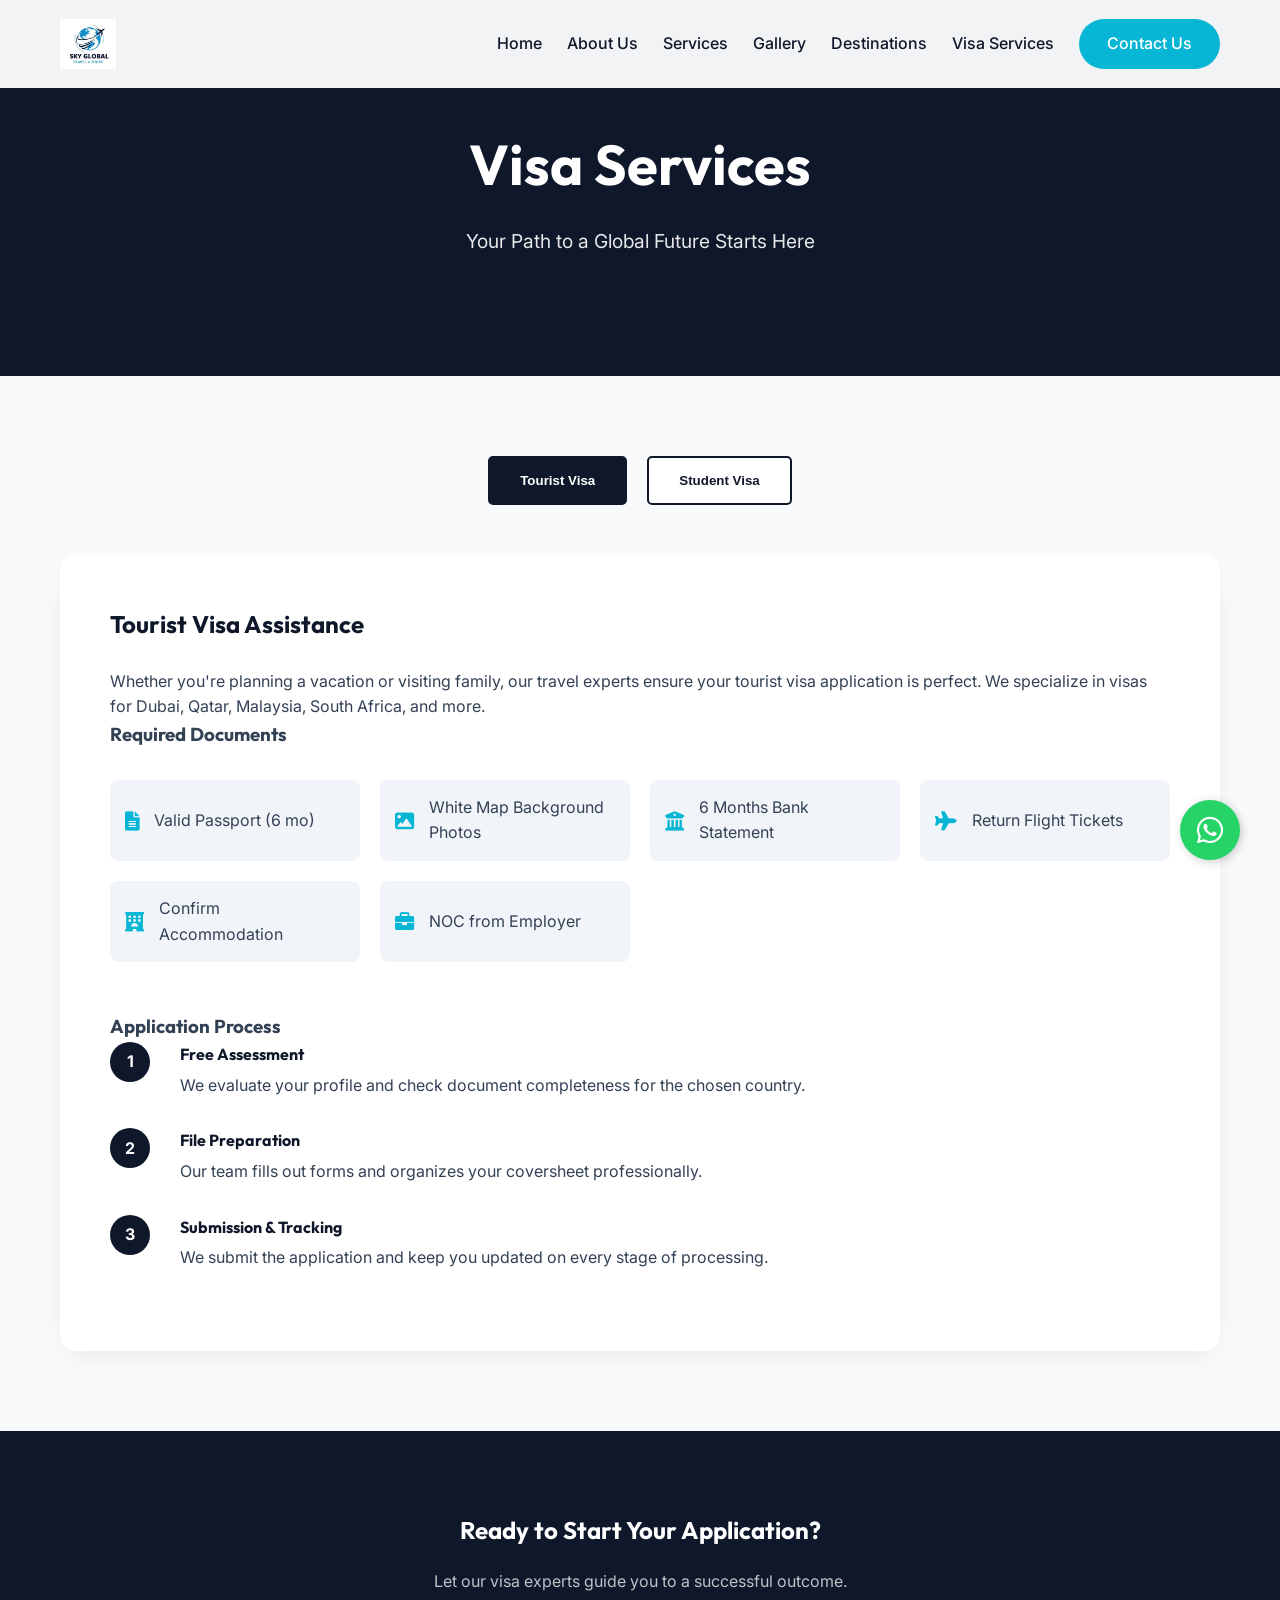
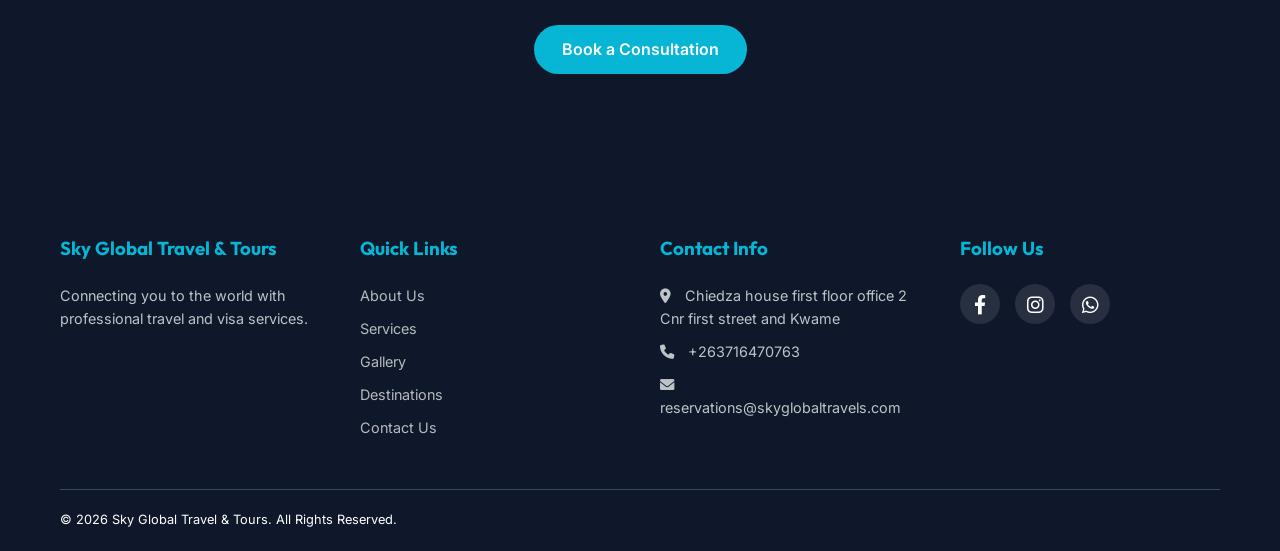
<file: visa-services.html>
<!DOCTYPE html>
<html lang="en">

<head>
    <meta charset="UTF-8">
    <meta name="viewport" content="width=device-width, initial-scale=1.0">
    <title>Visa Services - Sky Global Travel & Tours</title>
    <link rel="stylesheet" href="style/main.css">
    <link rel="stylesheet" href="https://cdnjs.cloudflare.com/ajax/libs/font-awesome/6.0.0/css/all.min.css">
    <link
        href="https://fonts.googleapis.com/css2?family=Inter:wght@400;500;600&family=Outfit:wght@600;700;800&display=swap"
        rel="stylesheet">
    <link rel="stylesheet" href="style/main.css">
    <style>
        .visa-tabs {
            display: flex;
            justify-content: center;
            gap: 20px;
            margin-bottom: 50px;
        }

        .tab-btn {
            padding: 15px 30px;
            background: white;
            border: 2px solid var(--primary-color);
            border-radius: 5px;
            font-weight: 600;
            color: var(--primary-color);
            cursor: pointer;
            transition: var(--transition);
        }

        .tab-btn.active,
        .tab-btn:hover {
            background: var(--primary-color);
            color: white;
        }

        .visa-content-section {
            background: white;
            padding: 50px;
            border-radius: 15px;
            box-shadow: var(--shadow);
            display: none;
        }

        .visa-content-section.active {
            display: block;
        }

        .visa-type-info h2 {
            color: var(--primary-color);
            margin-bottom: 25px;
        }

        .doc-list {
            margin: 30px 0;
            display: grid;
            grid-template-columns: repeat(auto-fit, minmax(250px, 1fr));
            gap: 20px;
        }

        .doc-item {
            display: flex;
            align-items: center;
            gap: 15px;
            background: var(--light-bg);
            padding: 15px;
            border-radius: 8px;
        }

        .doc-item i {
            color: var(--secondary-color);
            font-size: 1.2rem;
        }

        .process-steps {
            margin-top: 50px;
        }

        .step-item {
            display: flex;
            gap: 30px;
            margin-bottom: 30px;
        }

        .step-num {
            flex-shrink: 0;
            width: 40px;
            height: 40px;
            background: var(--primary-color);
            color: white;
            border-radius: 50%;
            display: flex;
            align-items: center;
            justify-content: center;
            font-weight: 700;
        }

        .step-text h4 {
            margin-bottom: 5px;
            color: var(--primary-color);
        }
    </style>
</head>

<body>

    <header>
        <div class="container nav-container">
            <div class="logo">
                <a href="index.html"><img src="images/logo/logo.jpeg" alt="Sky Global Logo"></a>
            </div>
            <nav>
                <ul class="nav-links">
                    <li><a href="index.html">Home</a></li>
                    <li><a href="about.html">About Us</a></li>
                    <li><a href="services.html">Services</a></li>
                    <li><a href="gallery.html">Gallery</a></li>
                    <li><a href="destinations.html">Destinations</a></li>
                    <li><a href="visa-services.html">Visa Services</a></li>
                    <li><a href="contact.html" class="btn-primary">Contact Us</a></li>
                </ul>
                <div class="mobile-menu-btn" style="display: none;">
                    <i class="fas fa-bars"></i>
                </div>
            </nav>
        </div>
    </header>

    <section class="page-header">
        <div class="container">
            <h1>Visa Services</h1>
            <p>Your Path to a Global Future Starts Here</p>
        </div>
    </section>

    <section class="section">
        <div class="container">
            <div class="visa-tabs reveal">
                <button class="tab-btn active" data-tab="tourist">Tourist Visa</button>
                <button class="tab-btn" data-tab="student">Student Visa</button>
            </div>

            <!-- Tourist Visa Tab -->
            <div class="visa-content-section active reveal" id="tourist-tab">
                <div class="visa-type-info">
                    <h2>Tourist Visa Assistance</h2>
                    <p>Whether you're planning a vacation or visiting family, our travel experts ensure your tourist
                        visa application is perfect. We specialize in visas for Dubai, Qatar, Malaysia, South Africa,
                        and more.</p>

                    <h3>Required Documents</h3>
                    <div class="doc-list">
                        <div class="doc-item"><i class="fas fa-file-alt"></i> Valid Passport (6 mo)</div>
                        <div class="doc-item"><i class="fas fa-image"></i> White Map Background Photos</div>
                        <div class="doc-item"><i class="fas fa-university"></i> 6 Months Bank Statement</div>
                        <div class="doc-item"><i class="fas fa-plane"></i> Return Flight Tickets</div>
                        <div class="doc-item"><i class="fas fa-hotel"></i> Confirm Accommodation</div>
                        <div class="doc-item"><i class="fas fa-briefcase"></i> NOC from Employer</div>
                    </div>

                    <div class="process-steps">
                        <h3>Application Process</h3>
                        <div class="step-item">
                            <div class="step-num">1</div>
                            <div class="step-text">
                                <h4>Free Assessment</h4>
                                <p>We evaluate your profile and check document completeness for the chosen country.</p>
                            </div>
                        </div>
                        <div class="step-item">
                            <div class="step-num">2</div>
                            <div class="step-text">
                                <h4>File Preparation</h4>
                                <p>Our team fills out forms and organizes your coversheet professionally.</p>
                            </div>
                        </div>
                        <div class="step-item">
                            <div class="step-num">3</div>
                            <div class="step-text">
                                <h4>Submission & Tracking</h4>
                                <p>We submit the application and keep you updated on every stage of processing.</p>
                            </div>
                        </div>
                    </div>
                </div>
            </div>

            <!-- Student Visa Tab -->
            <div class="visa-content-section" id="student-tab">
                <div class="visa-type-info">
                    <h2>Student Visa Guidance</h2>
                    <p>Securing a student visa is a critical step in your international education journey. Sky Global
                        provides dedicated support for students heading to Europe, North America, Australia, and Asia.
                    </p>

                    <h3>Required Documents</h3>
                    <div class="doc-list">
                        <div class="doc-item"><i class="fas fa-graduation-cap"></i> Admission Letter (CAS/I-20)</div>
                        <div class="doc-item"><i class="fas fa-certificate"></i> Academic Transcripts</div>
                        <div class="doc-item"><i class="fas fa-language"></i> IELTS/PTE/TOEFL Scores</div>
                        <div class="doc-item"><i class="fas fa-wallet"></i> Proof of Funds (Sponsorship)</div>
                        <div class="doc-item"><i class="fas fa-file-signature"></i> Statement of Purpose (SOP)</div>
                        <div class="doc-item"><i class="fas fa-id-card"></i> Identification Documents</div>
                    </div>

                    <div class="process-steps">
                        <h3>Study Visa Roadmap</h3>
                        <div class="step-item">
                            <div class="step-num">1</div>
                            <div class="step-text">
                                <h4>Subject & Uni Selection</h4>
                                <p>We help you find the right course that fits your career goals and budget.</p>
                            </div>
                        </div>
                        <div class="step-item">
                            <div class="step-num">2</div>
                            <div class="step-text">
                                <h4>Offer Letter & Admission</h4>
                                <p>Ensuring your application to the university stands out for clear acceptance.</p>
                            </div>
                        </div>
                        <div class="step-item">
                            <div class="step-num">3</div>
                            <div class="step-text">
                                <h4>Visa Interview Prep</h4>
                                <p>One-on-one mock interviews to build confidence for the embassy appointment.</p>
                            </div>
                        </div>
                        <div class="step-item">
                            <div class="step-num">4</div>
                            <div class="step-text">
                                <h4>Pre-Departure Briefing</h4>
                                <p>Essential tips for living abroad, accommodation, and arrival support.</p>
                            </div>
                        </div>
                    </div>
                </div>
            </div>
        </div>
    </section>

    <section class="section" style="background: var(--primary-color); color: white; text-align: center;">
        <div class="container">
            <h2>Ready to Start Your Application?</h2>
            <p style="margin: 20px 0 30px; color: #BDC3C7;">Let our visa experts guide you to a successful outcome.</p>
            <a href="contact.html" class="btn-primary" style="background: var(--secondary-color);">Book a
                Consultation</a>
        </div>
    </section>

    <footer>
        <div class="container">
            <div class="footer-grid">
                <div class="footer-section">
                    <h3>Sky Global Travel & Tours</h3>
                    <p>Connecting you to the world with professional travel and visa services.</p>
                </div>
                <div class="footer-section">
                    <h3>Quick Links</h3>
                    <ul>
                        <li><a href="about.html">About Us</a></li>
                        <li><a href="services.html">Services</a></li>
                        <li><a href="gallery.html">Gallery</a></li>
                        <li><a href="destinations.html">Destinations</a></li>
                        <li><a href="contact.html">Contact Us</a></li>
                    </ul>
                </div>
                <div class="footer-section">
                    <h3>Contact Info</h3>
                    <p><i class="fas fa-map-marker-alt" style="margin-right: 10px;"></i> Chiedza house first floor office 2 Cnr first street and Kwame</p>
                    <p><i class="fas fa-phone" style="margin-right: 10px;"></i> +263716470763</p>
                    <p><i class="fas fa-envelope" style="margin-right: 10px;"></i> reservations@skyglobaltravels.com</p>
                </div>
                <div class="footer-section">
                    <h3>Follow Us</h3>
                    <div class="social-links">
                        <a href="#" class="social-icon" target="_blank"><i class="fab fa-facebook-f"></i></a>
                        <a href="https://www.instagram.com/skyglobal.travel?igsh=MWVpN3Jyamxycmc2dw%3D%3D&utm_source=qr" class="social-icon" target="_blank"><i class="fab fa-instagram"></i></a>
                        <a href="https://wa.me/263716470763" class="social-icon" target="_blank"><i class="fab fa-whatsapp"></i></a>
                    </div>
                </div>
            </div>
            <div class="footer-bottom">
                <p>&copy; 2026 Sky Global Travel & Tours. All Rights Reserved.</p>
            </div>
        </div>
    </footer>

    <a href="https://wa.me/263716470763" class="whatsapp-float" target="_blank">
        <i class="fab fa-whatsapp"></i>
    </a>
    <script src="js/main.js"></script>
</body>

</html>
</file>
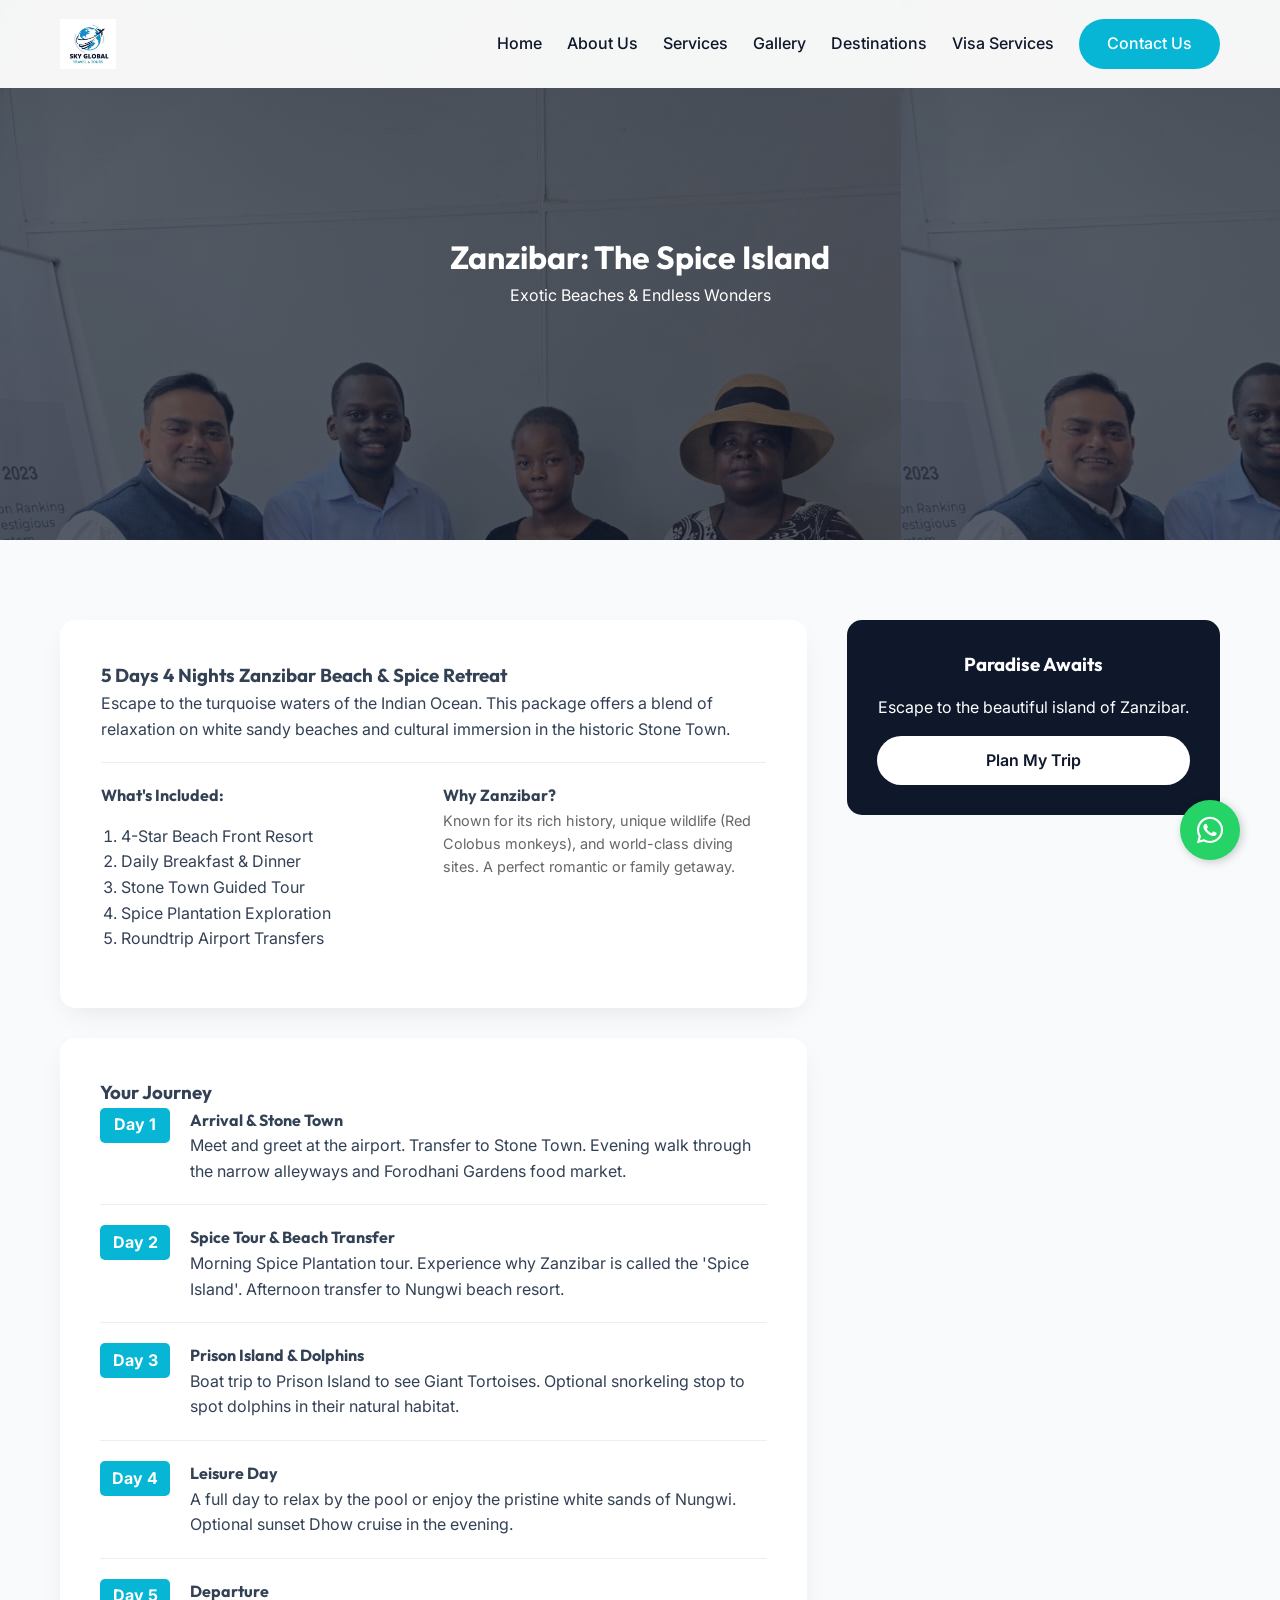
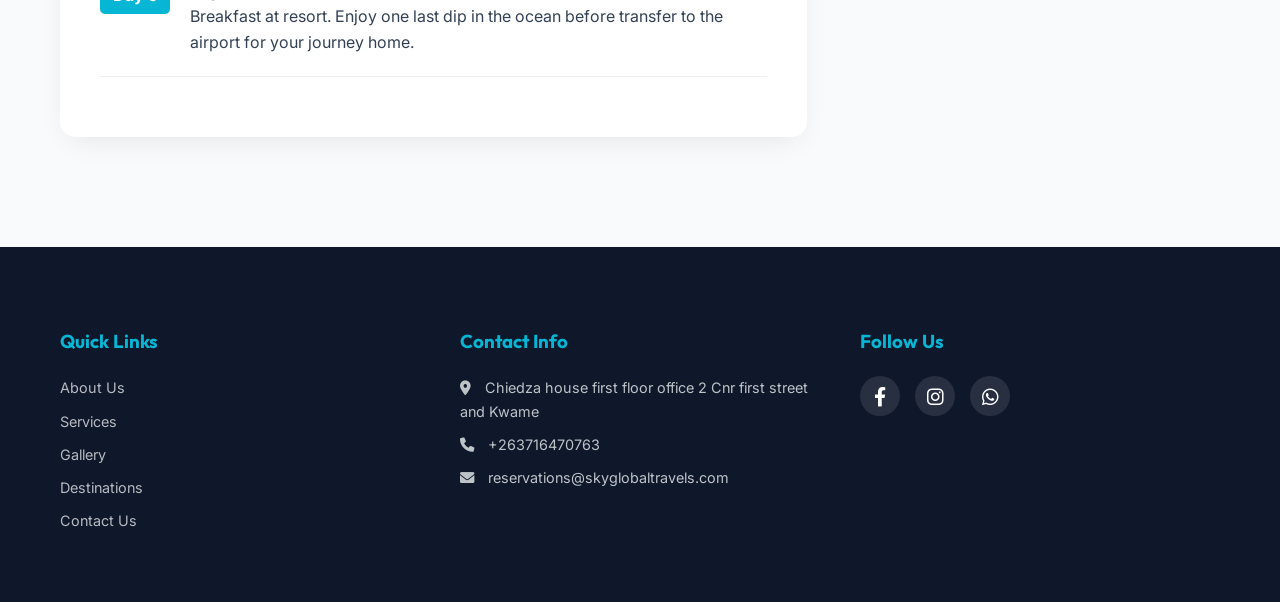
<file: zanzibar.html>
<!DOCTYPE html>
<html lang="en">

<head>
    <meta charset="UTF-8">
    <meta name="viewport" content="width=device-width, initial-scale=1.0">
    <title>Zanzibar Travel Packages - Sky Global Travel & Tours</title>
    <link rel="stylesheet" href="style/main.css">
    <link rel="stylesheet" href="https://cdnjs.cloudflare.com/ajax/libs/font-awesome/6.0.0/css/all.min.css">
    <link
        href="https://fonts.googleapis.com/css2?family=Inter:wght@400;500;600&family=Outfit:wght@600;700;800&display=swap"
        rel="stylesheet">
    <style>
        .hero-mini {
            height: 75vh;
            background: linear-gradient(rgba(0, 0, 0, 0.5), rgba(0, 0, 0, 0.5)), url('images/IMG_5557.JPG');
            background-size: cover;
            background-position: center;
            display: flex;
            align-items: center;
            justify-content: center;
            color: white;
            text-align: center;
        }

        .package-container {
            display: grid;
            grid-template-columns: 2fr 1fr;
            gap: 40px;
        }

        .package-card {
            background: white;
            padding: 40px;
            border-radius: 15px;
            box-shadow: var(--shadow);
            margin-bottom: 30px;
        }

        .itinerary-step {
            display: flex;
            gap: 20px;
            margin-bottom: 20px;
            padding-bottom: 20px;
            border-bottom: 1px solid #eee;
        }

        .day-num {
            background: var(--secondary-color);
            color: white;
            width: 70px;
            height: 35px;
            display: flex;
            align-items: center;
            justify-content: center;
            border-radius: 5px;
            font-weight: bold;
            flex-shrink: 0;
        }

        @media (max-width: 768px) {
            .package-container {
                grid-template-columns: 1fr;
            }
        }
    </style>
</head>

<body>
    <header>
        <div class="container nav-container">
            <div class="logo">
                <a href="index.html"><img src="images/logo/logo.jpeg" alt="Sky Global Logo"></a>
            </div>
            <nav>
                <ul class="nav-links">
                    <li><a href="index.html">Home</a></li>
                    <li><a href="about.html">About Us</a></li>
                    <li><a href="services.html">Services</a></li>
                    <li><a href="gallery.html">Gallery</a></li>
                    <li><a href="destinations.html">Destinations</a></li>
                    <li><a href="visa-services.html">Visa Services</a></li>
                    <li><a href="contact.html" class="btn-primary">Contact Us</a></li>
                </ul>
                <div class="mobile-menu-btn" style="display: none;">
                    <i class="fas fa-bars"></i>
                </div>
            </nav>
        </div>
    </header>

    <div class="hero-mini"
        style="background: linear-gradient(rgba(15, 23, 42, 0.7), rgba(15, 23, 42, 0.7)), url('images/IMG_5557.JPG'); height: 60vh;">
        <div class="container reveal">
            <h1>Zanzibar: The Spice Island</h1>
            <p>Exotic Beaches & Endless Wonders</p>
        </div>
    </div>

    <section class="section">
        <div class="container package-container reveal">
            <div class="package-details reveal">
                <div class="package-card glass">
                    <h3>5 Days 4 Nights Zanzibar Beach & Spice Retreat</h3>
                    <p>Escape to the turquoise waters of the Indian Ocean. This package offers a blend of relaxation on
                        white sandy beaches and cultural immersion in the historic Stone Town.</p>
                    <hr style="margin: 20px 0; border: 0; border-top: 1px solid #eee;">
                    <div style="display: grid; grid-template-columns: 1fr 1fr; gap: 20px;">
                        <div>
                            <h4>What's Included:</h4>
                            <ul style="margin: 15px 0; padding-left: 20px; list-style: check;">
                                <li>4-Star Beach Front Resort</li>
                                <li>Daily Breakfast & Dinner</li>
                                <li>Stone Town Guided Tour</li>
                                <li>Spice Plantation Exploration</li>
                                <li>Roundtrip Airport Transfers</li>
                            </ul>
                        </div>
                        <div>
                            <h4>Why Zanzibar?</h4>
                            <p style="font-size: 0.9rem; color: #666;">Known for its rich history, unique wildlife (Red
                                Colobus monkeys), and world-class diving sites. A perfect romantic or family getaway.
                            </p>
                        </div>
                    </div>
                </div>

                <div class="package-card">
                    <h3>Your Journey</h3>
                    <div class="itinerary">
                        <div class="itinerary-step">
                            <div class="day-num">Day 1</div>
                            <div class="step-desc">
                                <h4>Arrival & Stone Town</h4>
                                <p>Meet and greet at the airport. Transfer to Stone Town. Evening walk through the
                                    narrow alleyways and Forodhani Gardens food market.</p>
                            </div>
                        </div>
                        <div class="itinerary-step">
                            <div class="day-num">Day 2</div>
                            <div class="step-desc">
                                <h4>Spice Tour & Beach Transfer</h4>
                                <p>Morning Spice Plantation tour. Experience why Zanzibar is called the 'Spice Island'.
                                    Afternoon transfer to Nungwi beach resort.</p>
                            </div>
                        </div>
                        <div class="itinerary-step">
                            <div class="day-num">Day 3</div>
                            <div class="step-desc">
                                <h4>Prison Island & Dolphins</h4>
                                <p>Boat trip to Prison Island to see Giant Tortoises. Optional snorkeling stop to spot
                                    dolphins in their natural habitat.</p>
                            </div>
                        </div>
                        <div class="itinerary-step">
                            <div class="day-num">Day 4</div>
                            <div class="step-desc">
                                <h4>Leisure Day</h4>
                                <p>A full day to relax by the pool or enjoy the pristine white sands of Nungwi. Optional
                                    sunset Dhow cruise in the evening.</p>
                            </div>
                        </div>
                        <div class="itinerary-step">
                            <div class="day-num">Day 5</div>
                            <div class="step-desc">
                                <h4>Departure</h4>
                                <p>Breakfast at resort. Enjoy one last dip in the ocean before transfer to the airport
                                    for your journey home.</p>
                            </div>
                        </div>
                    </div>
                </div>
            </div>

            <div class="booking-sidebar">
                <div class="sidebar-box"
                    style="background: var(--primary-color); color: white; padding: 30px; border-radius: 15px; text-align: center;">
                    <h3>Paradise Awaits</h3>
                    <p style="margin: 15px 0;">Escape to the beautiful island of Zanzibar.</p>
                    <a href="contact.html" class="btn-primary"
                        style="background: white; color: var(--primary-color) !important; width: 100%; display: block;">Plan
                        My Trip</a>
                </div>
            </div>
        </div>
    </section>

    <footer>
        <div class="container">
            <div class="footer-grid">
                <div class="footer-section">
                    <h3>Quick Links</h3>
                    <ul>
                        <li><a href="about.html">About Us</a></li>
                        <li><a href="services.html">Services</a></li>
                        <li><a href="gallery.html">Gallery</a></li>
                        <li><a href="destinations.html">Destinations</a></li>
                        <li><a href="contact.html">Contact Us</a></li>
                    </ul>
                </div>
                <div class="footer-section">
                    <h3>Contact Info</h3>
                    <p><i class="fas fa-map-marker-alt" style="margin-right: 10px;"></i> Chiedza house first floor office 2 Cnr first street and Kwame</p>
                    <p><i class="fas fa-phone" style="margin-right: 10px;"></i> +263716470763</p>
                    <p><i class="fas fa-envelope" style="margin-right: 10px;"></i> reservations@skyglobaltravels.com</p>
                </div>
                <div class="footer-section">
                    <h3>Follow Us</h3>
                    <div class="social-links">
                        <a href="#" class="social-icon" target="_blank"><i class="fab fa-facebook-f"></i></a>
                        <a href="https://www.instagram.com/skyglobal.travel?igsh=MWVpN3Jyamxycmc2dw%3D%3D&utm_source=qr" class="social-icon" target="_blank"><i class="fab fa-instagram"></i></a>
                        <a href="https://wa.me/263716470763" class="social-icon" target="_blank"><i class="fab fa-whatsapp"></i></a>
                    </div>
                </div>
            </div>
        </div>
    </footer>
    <a href="https://wa.me/263716470763" class="whatsapp-float" target="_blank">
        <i class="fab fa-whatsapp"></i>
    </a>
    <script src="js/main.js"></script>
</body>

</html>
</file>
<file: style/main.css>
:root {
    --primary-color: #0f172a;
    --secondary-color: #06b6d4;
    --accent-color: #f8fafc;
    --text-color: #334155;
    --light-bg: #f1f5f9;
    --glass-bg: rgba(255, 255, 255, 0.7);
    --glass-border: rgba(255, 255, 255, 0.2);
    --transition: all 0.4s cubic-bezier(0.4, 0, 0.2, 1);
    --shadow: 0 10px 30px -10px rgba(0, 0, 0, 0.1);
    --font-heading: 'Outfit', sans-serif;
    --font-body: 'Inter', sans-serif;
}

.page-header {
    background: var(--primary-color);
    padding: 120px 0;
    text-align: center;
    color: white;
}

.page-header h1 {
    font-size: 3.5rem;
    margin-bottom: 1rem;
    font-weight: 700;
}

.page-header p {
    font-size: 1.2rem;
    opacity: 0.9;
    max-width: 800px;
    margin: 0 auto;
}

* {
    margin: 0;
    padding: 0;
    box-sizing: border-box;
}

body {
    font-family: var(--font-body);
    line-height: 1.6;
    color: var(--text-color);
    background-color: var(--accent-color);
    overflow-x: hidden;
}

h1,
h2,
h3,
h4,
.logo {
    font-family: var(--font-heading);
    font-weight: 700;
}

a {
    text-decoration: none;
    color: inherit;
    transition: var(--transition);
}

ul {
    list-style: none;
}

img {
    max-width: 100%;
    display: block;
}

.container {
    max-width: 1200px;
    margin: 0 auto;
    padding: 0 20px;
}

/* Header Styles */
/* Glassmorphism Classes */
.glass {
    background: var(--glass-bg);
    backdrop-filter: blur(12px);
    -webkit-backdrop-filter: blur(12px);
    border: 1px solid var(--glass-border);
}

header {
    background: rgba(255, 255, 255, 0.95);
    backdrop-filter: blur(10px);
    color: var(--primary-color);
    padding: 1.2rem 0;
    position: fixed;
    width: 100%;
    top: 0;
    z-index: 1000;
    transition: var(--transition);
}

header.scrolled {
    padding: 0.8rem 0;
    background: white;
    box-shadow: var(--shadow);
}

header nav ul li a {
    color: var(--primary-color) !important;
}

header .btn-primary {
    color: white !important;
}

.nav-container {
    display: flex;
    justify-content: space-between;
    align-items: center;
}

.logo {
    display: flex;
    align-items: center;
}

.logo img {
    height: 50px;
    /* Slightly smaller for better fit */
    width: auto;
}

.nav-links {
    display: flex;
    gap: 25px;
    align-items: center;
}

.nav-links a {
    font-weight: 500;
    color: var(--primary-color);
}

.nav-links a:hover {
    color: var(--secondary-color);
}

.btn-primary {
    background: var(--secondary-color);
    color: white;
    padding: 12px 28px;
    border-radius: 50px;
    text-decoration: none;
    font-weight: 600;
    transition: var(--transition);
    display: inline-block;
}

.btn-primary:hover {
    background: #0891b2;
    transform: scale(1.05);
    box-shadow: 0 10px 20px -5px rgba(6, 182, 212, 0.4);
}

/* Animations */
@keyframes fadeUp {
    from {
        opacity: 0;
        transform: translateY(30px);
    }

    to {
        opacity: 1;
        transform: translateY(0);
    }
}

@keyframes fadeIn {
    from {
        opacity: 0;
    }

    to {
        opacity: 1;
    }
}

.reveal {
    opacity: 0;
    transition: var(--transition);
}

.reveal.active {
    animation: fadeUp 0.8s forwards;
}

.hero {
    height: 110vh;
    background: linear-gradient(rgba(15, 23, 42, 0.7), rgba(15, 23, 42, 0.7)), url('../images/hero-p.jpeg');
    background-size: cover;
    background-position: center;
    background-attachment: fixed;
    display: flex;
    align-items: center;
    justify-content: center;
    color: white;
    text-align: center;
    margin-top: 0;
}

.hero-content h1 {
    font-size: 4rem;
    margin-bottom: 2rem;
    animation: fadeIn 1.5s ease;
}

.service-card,
.dest-card {
    transition: var(--transition);
    border: 1px solid transparent;
}

.service-card:hover,
.dest-card:hover {
    transform: translateY(-10px);
    box-shadow: 0 20px 40px -15px rgba(0, 0, 0, 0.15);
    border-color: var(--secondary-color);
}

/* Footer Styles */
footer {
    background: var(--primary-color);
    color: white;
    padding: 80px 0 20px;
}

footer h3,
footer h4 {
    color: var(--secondary-color);
    margin-bottom: 25px;
}

footer ul li a {
    color: rgba(255, 255, 255, 0.7);
    text-decoration: none;
    transition: var(--transition);
}

footer ul li a:hover {
    color: var(--secondary-color);
    padding-left: 5px;
}

.footer-grid {
    display: grid;
    grid-template-columns: repeat(auto-fit, minmax(250px, 1fr));
    gap: 40px;
    margin-bottom: 40px;
}

.footer-section h3 {
    margin-bottom: 20px;
    color: var(--secondary-color);
}

.footer-section p,
.footer-section li {
    margin-bottom: 10px;
    font-size: 0.9rem;
    color: #BDC3C7;
}

.footer-bottom {
    border-top: 1px solid #34495E;
    padding-top: 20px;
    font-size: 0.8rem;
}

.social-links {
    display: flex;
    gap: 15px;
    margin-top: 15px;
}

.social-icon {
    width: 40px;
    height: 40px;
    background: rgba(255, 255, 255, 0.1);
    border-radius: 50%;
    display: flex;
    align-items: center;
    justify-content: center;
    color: white !important;
    font-size: 1.2rem;
    transition: var(--transition);
}

.social-icon:hover {
    background: var(--secondary-color);
    transform: translateY(-5px);
    padding-left: 0 !important;
    /* Override the default footer hover padding */
}

/* Common Sections */
.section {
    padding: 80px 0;
}

.section-title {
    text-align: center;
    margin-bottom: 50px;
}

.section-title h2 {
    font-size: 2.5rem;
    color: var(--primary-color);
    margin-bottom: 15px;
}

.section-title p {
    color: #7F8C8D;
    max-width: 600px;
    margin: 0 auto;
}

/* Responsive Design */
@media (max-width: 1024px) {
    .container {
        max-width: 950px;
    }

    .hero-content h1 {
        font-size: 3.2rem;
    }
}

@media (max-width: 768px) {
    .container {
        padding: 0 15px;
    }

    header {
        padding: 0.8rem 0;
    }

    .nav-links {
        position: fixed;
        top: 0;
        right: -100%;
        width: 100%;
        height: 100vh;
        background: white;
        flex-direction: column;
        align-items: center;
        justify-content: center;
        transition: 0.5s;
        box-shadow: none;
        z-index: 1002;
        gap: 2rem;
    }

    .nav-links.active {
        right: 0;
    }

    .mobile-menu-btn {
        display: block !important;
        font-size: 1.8rem;
        cursor: pointer;
        color: var(--primary-color);
        z-index: 1003;
        position: relative;
    }

    .hero-content {
        padding: 0 20px;
    }

    .hero-content h1 {
        font-size: 2.2rem;
        line-height: 1.2;
    }

    .hero {
        background-attachment: scroll;
        /* Better for mobile performance */
    }

    .hero-mini {
        height: 70vh !important;
    }

    .section {
        padding: 50px 0;
    }

    .section-title h2 {
        font-size: 2rem;
    }

    .destination-grid,
    .services-grid,
    .about-grid,
    .footer-grid {
        grid-template-columns: 1fr !important;
        gap: 20px;
    }

    .dest-item {
        grid-template-columns: 1fr !important;
        gap: 20px !important;
    }

    .package-container {
        flex-direction: column;
    }

    .package-sidebar {
        width: 100% !important;
        margin-top: 30px;
    }

    .visa-tabs {
        flex-wrap: wrap;
        gap: 10px;
    }

    .visa-tabs button {
        flex: 1 1 100%;
    }
}

@media (max-width: 480px) {
    .hero-content h1 {
        font-size: 2rem;
    }

    .btn-primary {
        padding: 10px 20px;
        width: 100%;
        text-align: center;
    }
}

/* Floating WhatsApp Button */
.whatsapp-float {
    position: fixed;
    width: 60px;
    height: 60px;
    bottom: 40px;
    right: 40px;
    background-color: #25d366;
    color: #FFF !important;
    border-radius: 50px;
    text-align: center;
    font-size: 30px;
    box-shadow: 2px 2px 10px rgba(0, 0, 0, 0.2);
    z-index: 1000;
    display: flex;
    align-items: center;
    justify-content: center;
    transition: var(--transition);
    animation: pulse 2s infinite;
}

.whatsapp-float:hover {
    background-color: #128C7E;
    transform: scale(1.1);
    box-shadow: 2px 5px 15px rgba(0, 0, 0, 0.3);
}

@keyframes pulse {
    0% {
        box-shadow: 0 0 0 0 rgba(37, 211, 102, 0.5);
    }

    70% {
        box-shadow: 0 0 0 15px rgba(37, 211, 102, 0);
    }

    100% {
        box-shadow: 0 0 0 0 rgba(37, 211, 102, 0);
    }
}

@media (max-width: 768px) {
    .whatsapp-float {
        width: 50px;
        height: 50px;
        bottom: 20px;
        right: 20px;
        font-size: 25px;
    }
}
</file>
